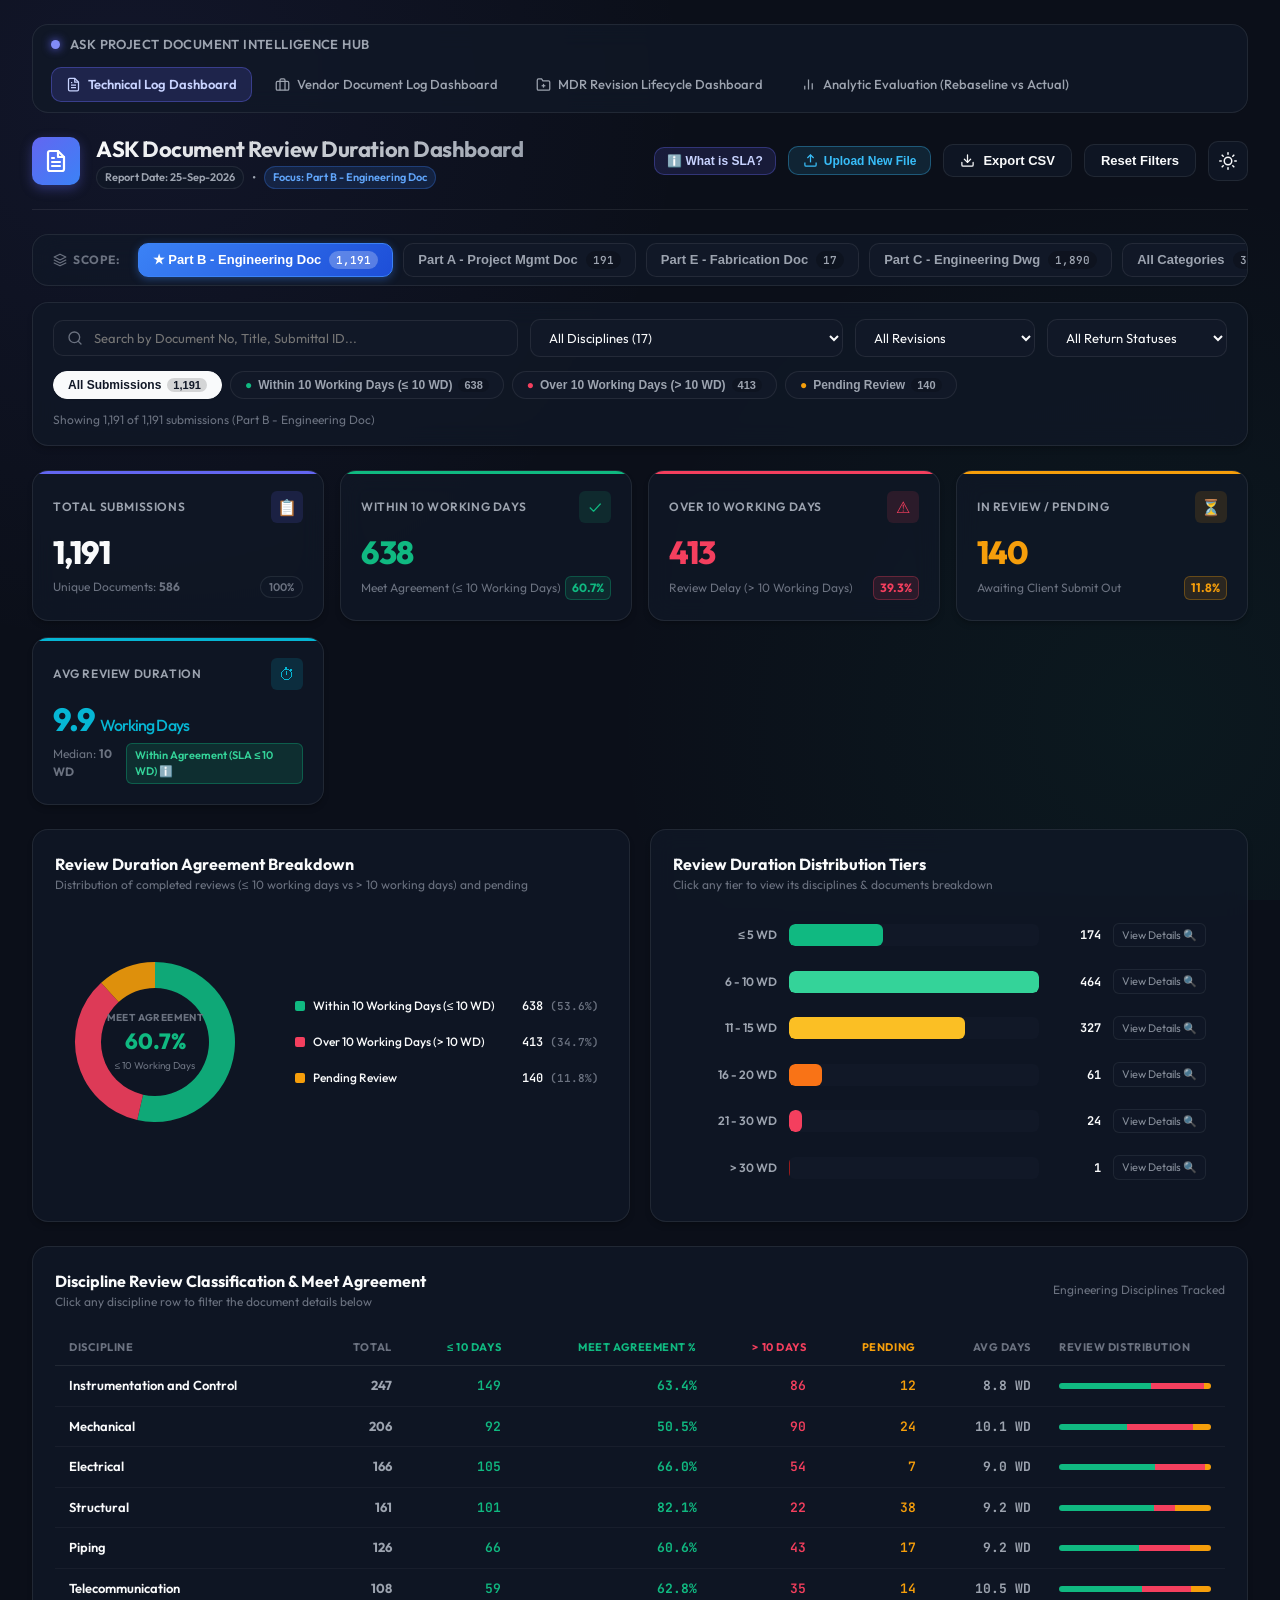
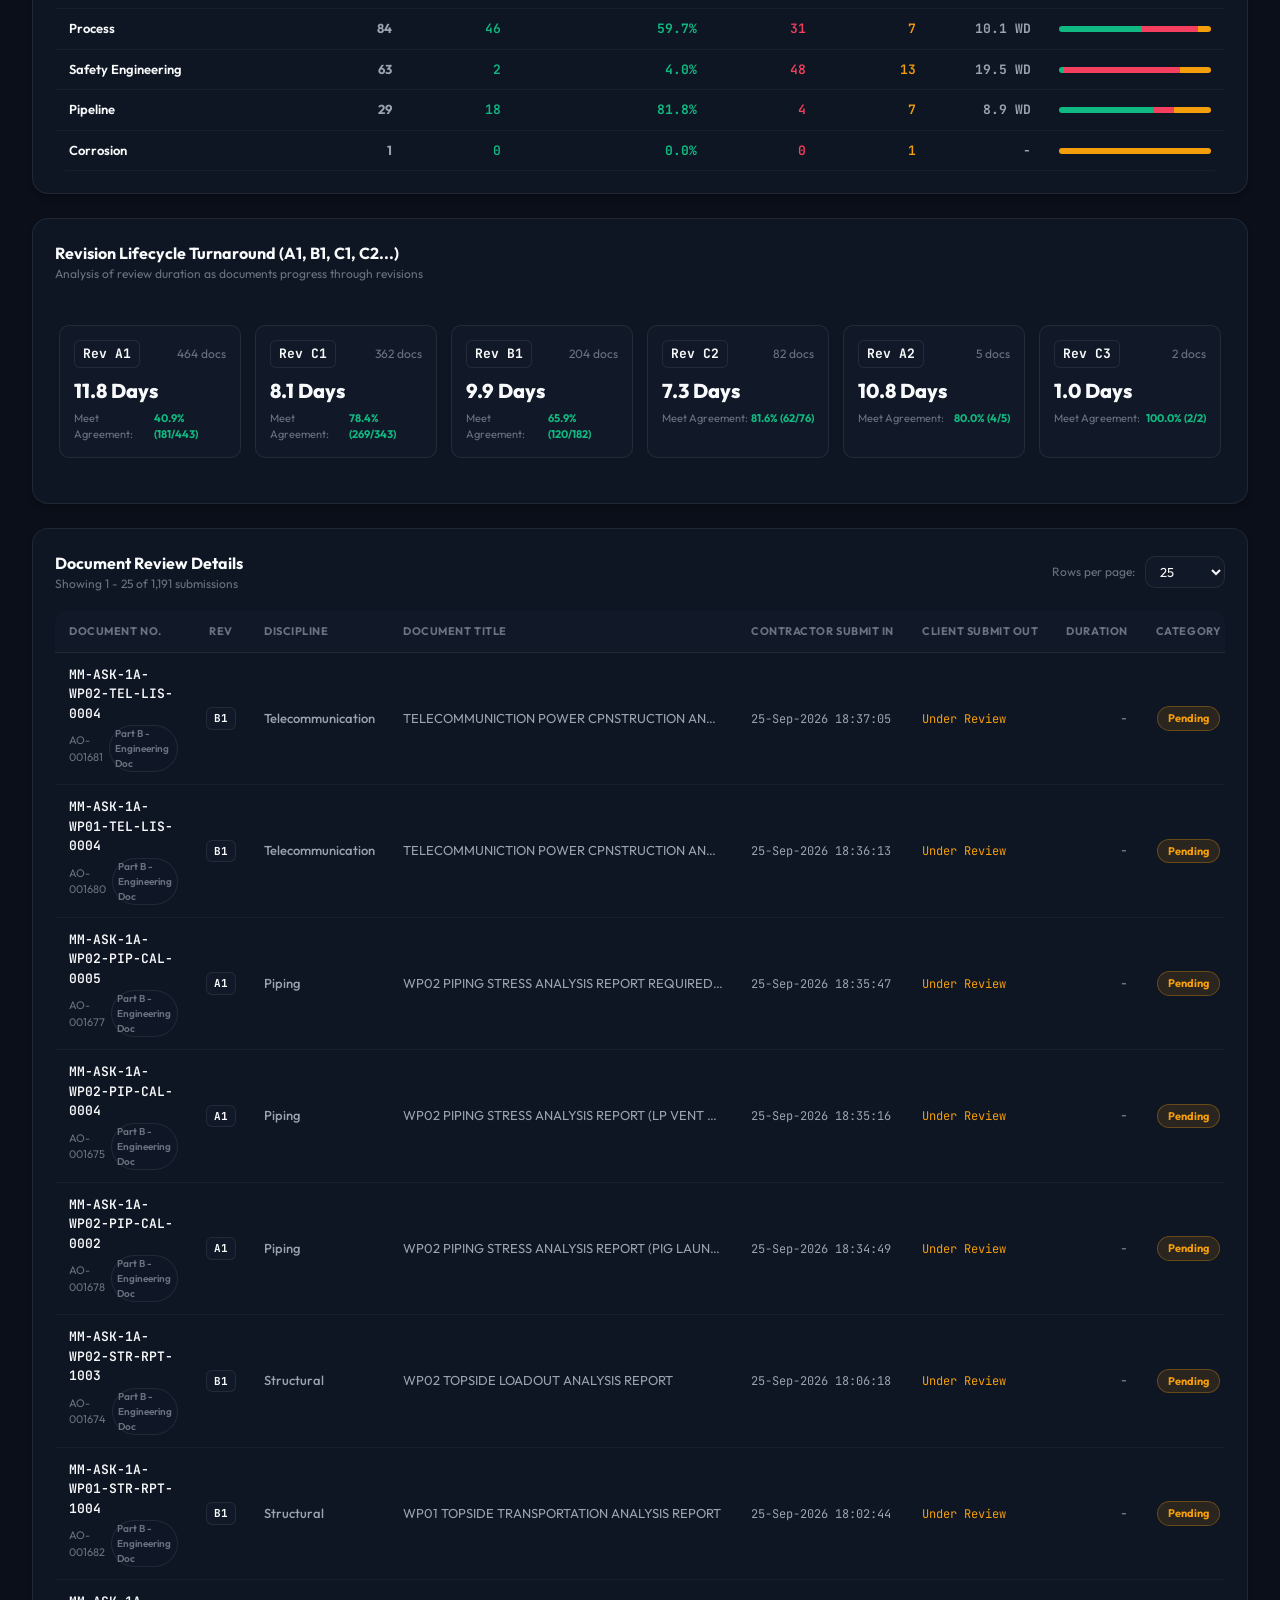
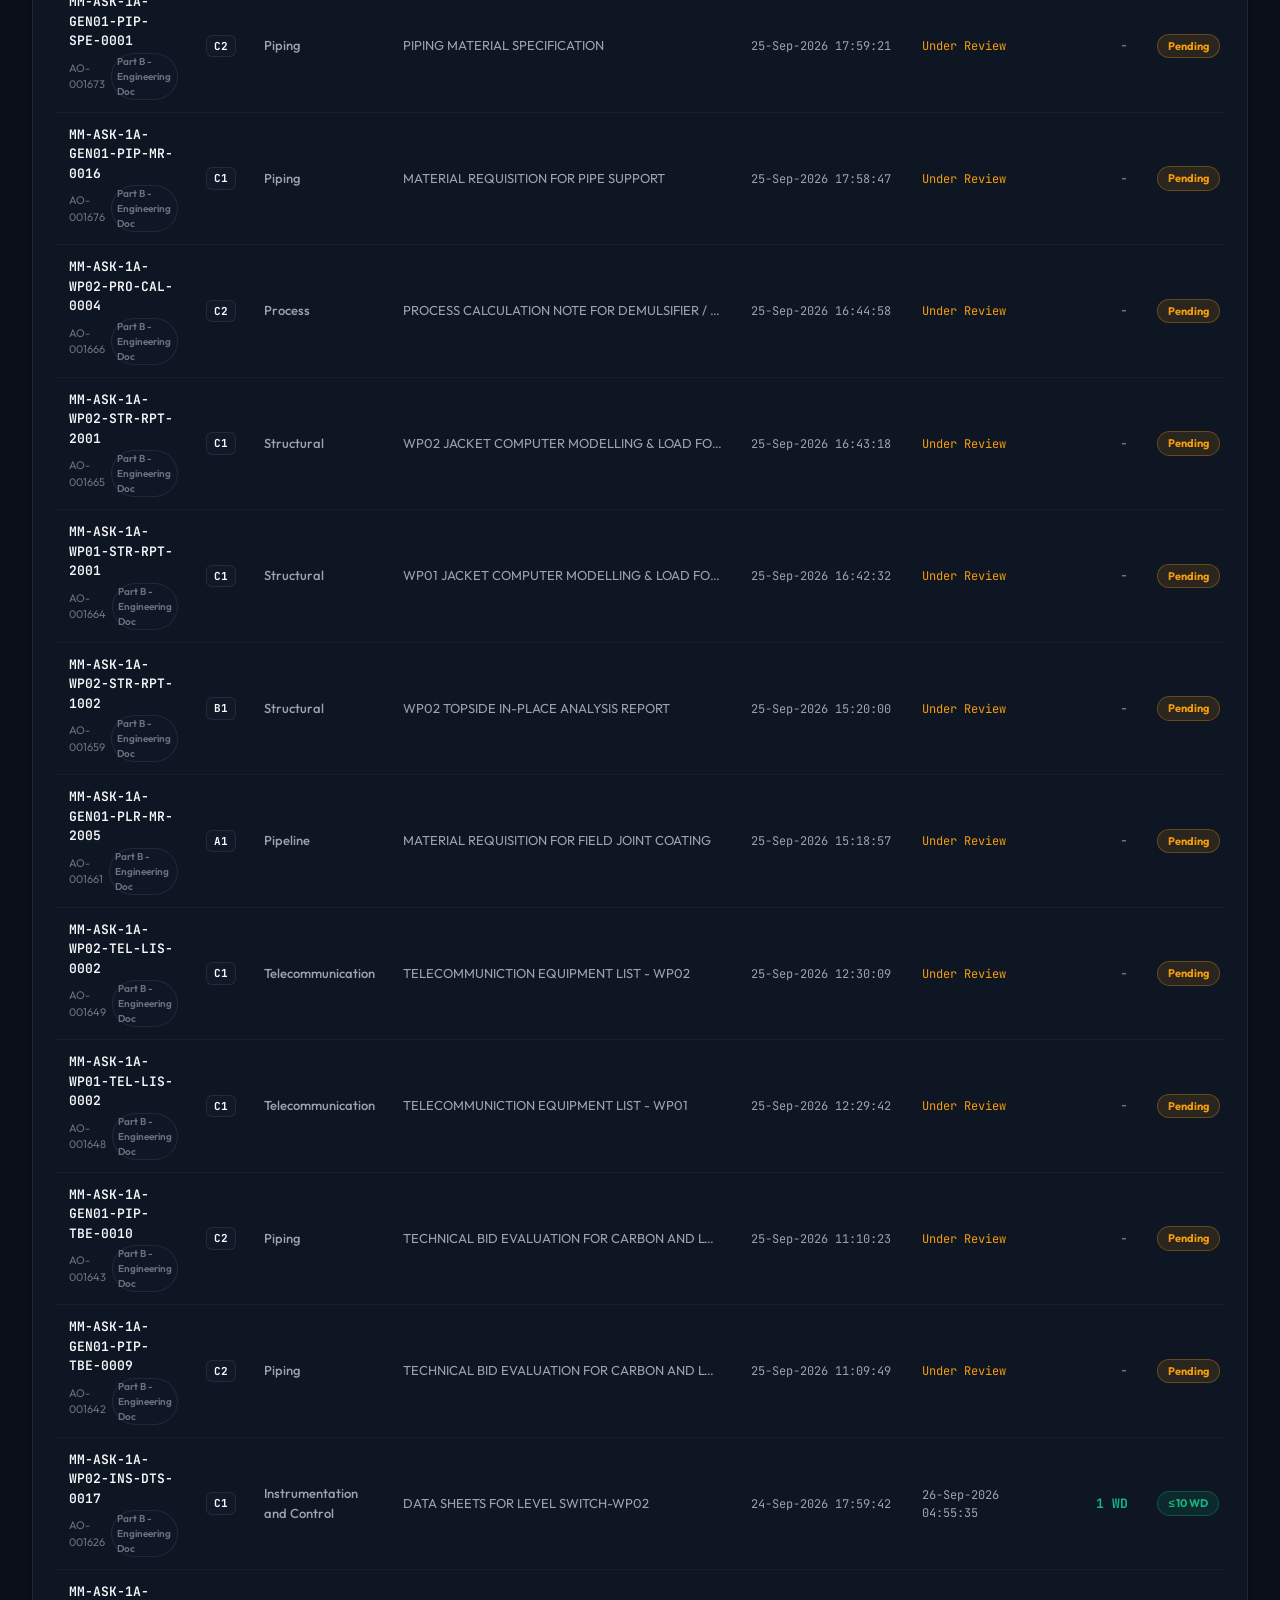
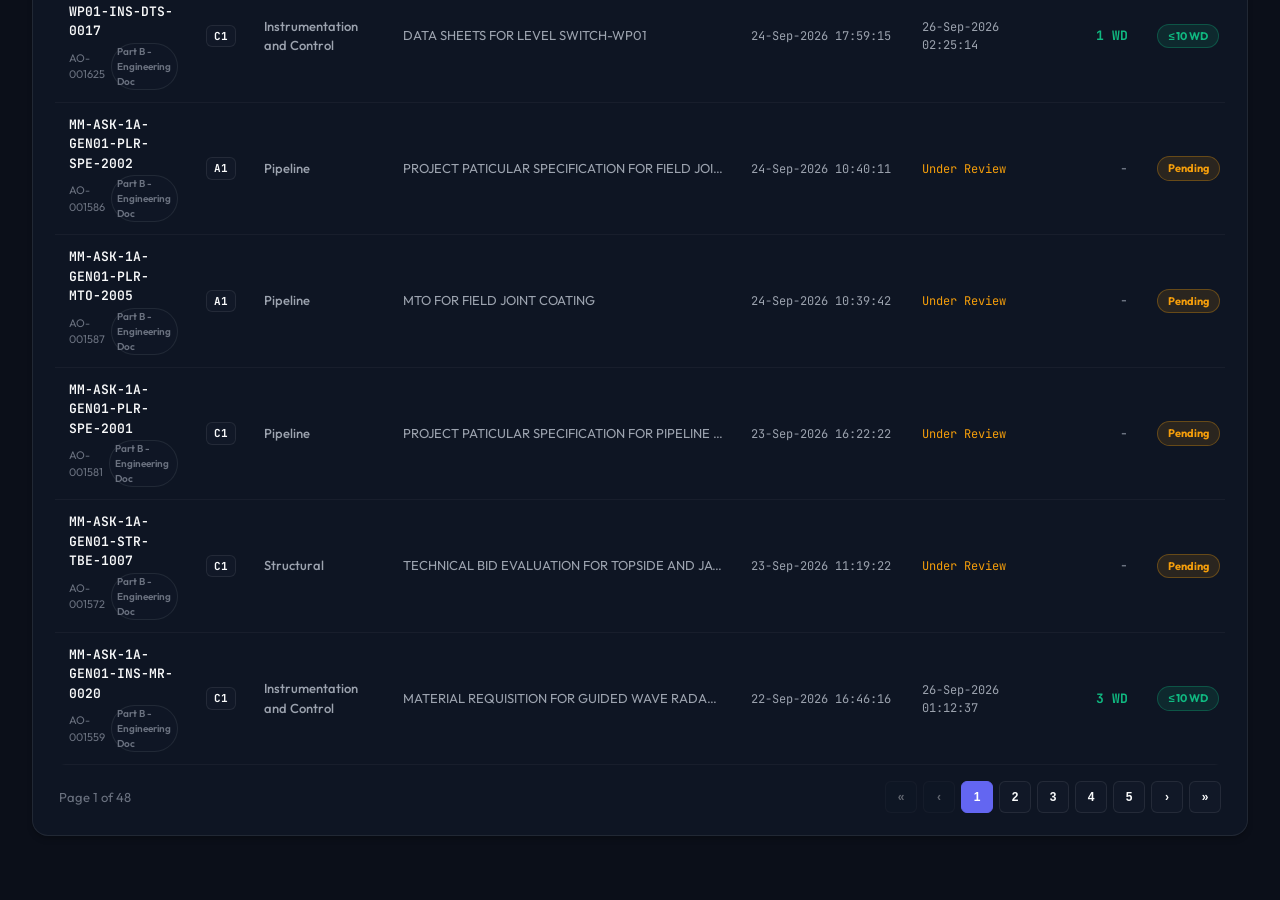
<file: index.html>
<!DOCTYPE html>
<html lang="en" data-theme="dark">
<head>
  <meta charset="UTF-8">
  <meta name="viewport" content="width=device-width, initial-scale=1.0">
  <title>ASK Document Review Duration Dashboard | Contractor vs Client Tracking</title>
  <meta name="description" content="Technical Document review duration tracking dashboard for ASK Project. Monitors submittal turnaround and Client review times.">
  <link rel="stylesheet" href="styles.css">
</head>
<body>
  <div class="container">
    <!-- Top Nav: Switch between dashboards -->
    <nav class="hub-nav">
      <div class="hub-nav-brand">
        <span style="width: 9px; height: 9px; border-radius: 50%; background: #818cf8; box-shadow: 0 0 10px #6366f1; display: inline-block;"></span>
        <span>ASK Project Document Intelligence Hub</span>
      </div>
      <div class="hub-nav-links">
        <a href="index.html" class="nav-tab-link active-tech">
          <svg width="15" height="15" viewBox="0 0 24 24" fill="none" stroke="currentColor" stroke-width="2"><path d="M14 2H6a2 2 0 0 0-2 2v16a2 2 0 0 0 2 2h12a2 2 0 0 0 2-2V8z"></path><polyline points="14 2 14 8 20 8"></polyline><line x1="16" y1="13" x2="8" y2="13"></line><line x1="16" y1="17" x2="8" y2="17"></line><polyline points="10 9 9 9 8 9"></polyline></svg>
          Technical Log Dashboard
        </a>
        <a href="index_vendor.html" class="nav-tab-link">
          <svg width="15" height="15" viewBox="0 0 24 24" fill="none" stroke="currentColor" stroke-width="2"><rect x="2" y="7" width="20" height="14" rx="2" ry="2"></rect><path d="M16 21V5a2 2 0 0 0-2-2h-4a2 2 0 0 0-2 2v16"></path></svg>
          Vendor Document Log Dashboard
        </a>
        <a href="index_mdr.html" class="nav-tab-link">
          <svg width="15" height="15" viewBox="0 0 24 24" fill="none" stroke="currentColor" stroke-width="2"><path d="M22 19a2 2 0 0 1-2 2H4a2 2 0 0 1-2-2V5a2 2 0 0 1 2-2h5l2 3h9a2 2 0 0 1 2 2z"></path><line x1="12" y1="11" x2="12" y2="17"></line><line x1="9" y1="14" x2="15" y2="14"></line></svg>
          MDR Revision Lifecycle Dashboard
        </a>
        <a href="index_analytics.html" class="nav-tab-link">
          <svg width="15" height="15" viewBox="0 0 24 24" fill="none" stroke="currentColor" stroke-width="2"><line x1="18" y1="20" x2="18" y2="10"></line><line x1="12" y1="20" x2="12" y2="4"></line><line x1="6" y1="20" x2="6" y2="14"></line></svg>
          Analytic Evaluation (Rebaseline vs Actual)
        </a>
      </div>
    </nav>

    <!-- Header -->
    <header class="app-header">
      <div class="brand-section">
        <div class="brand-logo">
          <svg width="24" height="24" viewBox="0 0 24 24" fill="none" stroke="currentColor" stroke-width="2.2" stroke-linecap="round" stroke-linejoin="round">
            <path d="M14 2H6a2 2 0 0 0-2 2v16a2 2 0 0 0 2 2h12a2 2 0 0 0 2-2V8z"></path>
            <polyline points="14 2 14 8 20 8"></polyline>
            <line x1="16" y1="13" x2="8" y2="13"></line>
            <line x1="16" y1="17" x2="8" y2="17"></line>
            <polyline points="10 9 9 9 8 9"></polyline>
          </svg>
        </div>
        <div class="brand-title">
          <h1>ASK Document Review Duration Dashboard</h1>
          <div class="brand-subtitle">
            <span class="badge-tag" id="headerReportDate">Report Date: 18-Sep-2026</span>
            <span>&bull;</span>
            <span class="badge-tag" style="background: rgba(59, 130, 246, 0.15); color: #60a5fa; border-color: rgba(59, 130, 246, 0.3);">
              Focus: Part B - Engineering Doc
            </span>
          </div>
        </div>
      </div>
      <div class="header-actions">
        <button id="openSlaDefBtn" class="btn-sla-info" title="What is SLA? Service Level Agreement Definition">
          ℹ️ What is SLA?
        </button>
        <button id="openUploadBtn" class="btn-upload-nav" title="Upload New Weekly Cut-Off Excel File">
          <svg width="15" height="15" viewBox="0 0 24 24" fill="none" stroke="currentColor" stroke-width="2"><path d="M21 15v4a2 2 0 0 1-2 2H5a2 2 0 0 1-2-2v-4"></path><polyline points="17 8 12 3 7 8"></polyline><line x1="12" y1="3" x2="12" y2="15"></line></svg>
          Upload New File
        </button>
        <button id="exportCsvBtn" class="btn btn-secondary" title="Export filtered documents to CSV">
          <svg width="15" height="15" viewBox="0 0 24 24" fill="none" stroke="currentColor" stroke-width="2" stroke-linecap="round" stroke-linejoin="round">
            <path d="M21 15v4a2 2 0 0 1-2 2H5a2 2 0 0 1-2-2v-4"></path>
            <polyline points="7 10 12 15 17 10"></polyline>
            <line x1="12" y1="15" x2="12" y2="3"></line>
          </svg>
          Export CSV
        </button>
        <button id="resetFiltersBtn" class="btn btn-secondary" title="Reset all applied filters">
          Reset Filters
        </button>
        <button id="themeToggleBtn" class="btn-icon" title="Toggle Light/Dark Theme" aria-label="Toggle Theme">
          <svg id="themeIcon" width="18" height="18" viewBox="0 0 24 24" fill="none" stroke="currentColor" stroke-width="2" stroke-linecap="round" stroke-linejoin="round">
            <circle cx="12" cy="12" r="5"></circle>
            <line x1="12" y1="1" x2="12" y2="3"></line>
            <line x1="12" y1="21" x2="12" y2="23"></line>
            <line x1="4.22" y1="4.22" x2="5.64" y2="5.64"></line>
            <line x1="18.36" y1="18.36" x2="19.78" y2="19.78"></line>
            <line x1="1" y1="12" x2="3" y2="12"></line>
            <line x1="21" y1="12" x2="23" y2="12"></line>
            <line x1="4.22" y1="19.78" x2="5.64" y2="18.36"></line>
            <line x1="18.36" y1="5.64" x2="19.78" y2="4.22"></line>
          </svg>
        </button>
      </div>
    </header>

    <!-- Document Category Navigation Bar (Part B Focus by default) -->
    <nav class="doc-category-nav" id="docCategoryNav" aria-label="Document Category Filter">
      <div class="doc-category-nav-label">
        <svg width="14" height="14" viewBox="0 0 24 24" fill="none" stroke="currentColor" stroke-width="2" stroke-linecap="round" stroke-linejoin="round">
          <polygon points="12 2 2 7 12 12 22 7 12 2"></polygon>
          <polyline points="2 17 12 22 22 17"></polyline>
          <polyline points="2 12 12 17 22 12"></polyline>
        </svg>
        Scope:
      </div>
      <button class="doc-category-tab focus-part-b active" data-category-scope="Part B - Engineering Doc" id="tabPartB">
        ★ Part B - Engineering Doc <span class="tab-badge" id="tabCountPartB">1,154</span>
      </button>
      <button class="doc-category-tab" data-category-scope="Part A - Project Management Doc" id="tabPartA">
        Part A - Project Mgmt Doc <span class="tab-badge" id="tabCountPartA">174</span>
      </button>
      <button class="doc-category-tab" data-category-scope="Part E - Fabrication Doc" id="tabPartE">
        Part E - Fabrication Doc <span class="tab-badge" id="tabCountPartE">13</span>
      </button>
      <button class="doc-category-tab" data-category-scope="Part C - Engineering Dwg" id="tabPartC">
        Part C - Engineering Dwg <span class="tab-badge" id="tabCountPartC">1,704</span>
      </button>
      <button class="doc-category-tab" data-category-scope="ALL" id="tabPartAll">
        All Categories <span class="tab-badge" id="tabCountPartAll">3,046</span>
      </button>
    </nav>

    <!-- Filter Bar -->
    <section class="filter-bar" aria-label="Dashboard Filters">
      <div class="filter-row">
        <!-- Search Input -->
        <div class="search-box">
          <svg class="search-icon" width="16" height="16" viewBox="0 0 24 24" fill="none" stroke="currentColor" stroke-width="2" stroke-linecap="round" stroke-linejoin="round">
            <circle cx="11" cy="11" r="8"></circle>
            <line x1="21" y1="21" x2="16.65" y2="16.65"></line>
          </svg>
          <input type="text" id="searchInput" class="search-input" placeholder="Search by Document No, Title, Submittal ID...">
        </div>

        <!-- Discipline Select -->
        <select id="disciplineSelect" class="select-filter" aria-label="Filter by Discipline">
          <option value="ALL">All Disciplines (17)</option>
        </select>

        <!-- Revision Select -->
        <select id="revSelect" class="select-filter" aria-label="Filter by Revision">
          <option value="ALL">All Revisions</option>
        </select>

        <!-- Return Status Select -->
        <select id="statusSelect" class="select-filter" aria-label="Filter by Return Status">
          <option value="ALL">All Return Statuses</option>
        </select>
      </div>

      <!-- Quick Category Pills -->
      <div class="filter-row">
        <div class="category-pills" id="categoryPills">
          <button class="pill-btn active" data-category="ALL">
            All Submissions <span class="pill-count" id="countAll">3,046</span>
          </button>
          <button class="pill-btn pill-within" data-category="<= 10 Days">
            <span style="color:#10b981;">●</span> Within 10 Working Days (&le; 10 WD) <span class="pill-count" id="countWithin">1,579</span>
          </button>
          <button class="pill-btn pill-over" data-category="> 10 Days">
            <span style="color:#f43f5e;">●</span> Over 10 Working Days (> 10 WD) <span class="pill-count" id="countOver">1,078</span>
          </button>
          <button class="pill-btn pill-pending" data-category="Pending">
            <span style="color:#f59e0b;">●</span> Pending Review <span class="pill-count" id="countPending">389</span>
          </button>
        </div>
        <div style="font-size: 12px; color: var(--text-muted);" id="filterStatusText">
          Showing 3,046 submissions
        </div>
      </div>
    </section>

    <!-- KPI Metric Cards Grid -->
    <section class="kpi-grid" aria-label="Key Performance Indicators">
      <!-- Total Submissions -->
      <div class="kpi-card" style="--card-accent: #6366f1;">
        <div class="kpi-header">
          <span class="kpi-title">Total Submissions</span>
          <div class="kpi-icon-wrap" style="background: rgba(99, 102, 241, 0.15); color: #818cf8;">
            📋
          </div>
        </div>
        <div class="kpi-value" id="kpiTotal">3,046</div>
        <div class="kpi-meta">
          <span>Unique Documents: <strong id="kpiUniqueDocs">1,426</strong></span>
          <span class="badge-tag">100%</span>
        </div>
      </div>

      <!-- Within 10 Working Days -->
      <div class="kpi-card" style="--card-accent: #10b981;">
        <div class="kpi-header">
          <span class="kpi-title">Within 10 Working Days</span>
          <div class="kpi-icon-wrap" style="background: var(--color-within10-bg); color: var(--color-within10);">
            ✓
          </div>
        </div>
        <div class="kpi-value" style="color: var(--color-within10);" id="kpiWithin10">1,579</div>
        <div class="kpi-meta">
          <span>Meet Agreement (&le; 10 Working Days)</span>
          <span class="kpi-badge badge-within10" id="kpiWithinPct">59.4%</span>
        </div>
      </div>

      <!-- Over 10 Working Days -->
      <div class="kpi-card" style="--card-accent: #f43f5e;">
        <div class="kpi-header">
          <span class="kpi-title">Over 10 Working Days</span>
          <div class="kpi-icon-wrap" style="background: var(--color-over10-bg); color: var(--color-over10);">
            ⚠
          </div>
        </div>
        <div class="kpi-value" style="color: var(--color-over10);" id="kpiOver10">1,078</div>
        <div class="kpi-meta">
          <span>Review Delay (> 10 Working Days)</span>
          <span class="kpi-badge badge-over10" id="kpiOverPct">40.6%</span>
        </div>
      </div>

      <!-- Pending / Under Review -->
      <div class="kpi-card" style="--card-accent: #f59e0b;">
        <div class="kpi-header">
          <span class="kpi-title">In Review / Pending</span>
          <div class="kpi-icon-wrap" style="background: var(--color-pending-bg); color: var(--color-pending);">
            ⏳
          </div>
        </div>
        <div class="kpi-value" style="color: var(--color-pending);" id="kpiPending">389</div>
        <div class="kpi-meta">
          <span>Awaiting Client Submit Out</span>
          <span class="kpi-badge badge-pending" id="kpiPendingPct">12.8%</span>
        </div>
      </div>

      <!-- Average Review Duration -->
      <div class="kpi-card" style="--card-accent: #06b6d4;">
        <div class="kpi-header">
          <span class="kpi-title">Avg Review Duration</span>
          <div class="kpi-icon-wrap" style="background: rgba(6, 182, 212, 0.15); color: #06b6d4;">
            ⏱
          </div>
        </div>
        <div class="kpi-value" style="color: var(--color-cyan);" id="kpiAvgDuration">10.2 <span style="font-size: 16px; font-weight: 500;">Working Days</span></div>
        <div class="kpi-meta">
          <span>Median: <strong id="kpiMedianDuration">10.0 WD</strong></span>
          <a href="javascript:void(0)" id="slaBadgeBtn" class="sla-badge-interactive" title="Click to view full Service Level Agreement (SLA) Definition">
            Within Agreement (SLA &le; 10 WD) ℹ️
          </a>
        </div>
      </div>
    </section>

    <!-- Visual Charts Grid -->
    <div class="charts-grid">
      <!-- Donut Chart: Review Category SLA Distribution -->
      <div class="card">
        <div class="card-header">
          <div>
            <h2 class="card-title">Review Duration Agreement Breakdown</h2>
            <div class="card-subtitle">Distribution of completed reviews (&le; 10 working days vs &gt; 10 working days) and pending</div>
          </div>
        </div>
        <div class="chart-container" id="donutChartContainer">
          <!-- Rendered via JavaScript SVG -->
        </div>
      </div>

      <!-- Duration Histogram Tiers -->
      <div class="card">
        <div class="card-header">
          <div>
            <h2 class="card-title">Review Duration Distribution Tiers</h2>
            <div class="card-subtitle">Click any tier to view its disciplines &amp; documents breakdown</div>
          </div>
          <div id="activeTierBadge" style="display:none;">
            <span class="badge-tag" style="background:rgba(99,102,241,0.2);color:#818cf8;border-color:rgba(99,102,241,0.4);cursor:pointer;" id="clearTierFilterBtn" title="Click to clear tier filter">
              Tier Filter Active &times;
            </span>
          </div>
        </div>
        <div class="chart-container" id="tierChartContainer">
          <!-- Rendered via JavaScript SVG -->
        </div>
      </div>
    </div>

    <!-- Discipline Review Breakdown Table Card -->
    <div class="card" style="margin-bottom: 24px;">
      <div class="card-header">
        <div>
          <h2 class="card-title">Discipline Review Classification &amp; Meet Agreement</h2>
          <div class="card-subtitle">Click any discipline row to filter the document details below</div>
        </div>
        <div style="font-size: 12px; color: var(--text-muted);">
          Engineering Disciplines Tracked
        </div>
      </div>
      <div class="table-responsive">
        <table class="discipline-summary-table" id="disciplineTable">
          <thead>
            <tr>
              <th>Discipline</th>
              <th style="text-align: right;">Total</th>
              <th style="text-align: right; color: var(--color-within10);">&le; 10 Days</th>
              <th style="text-align: right; color: var(--color-within10);">Meet Agreement %</th>
              <th style="text-align: right; color: var(--color-over10);">&gt; 10 Days</th>
              <th style="text-align: right; color: var(--color-pending);">Pending</th>
              <th style="text-align: right;">Avg Days</th>
              <th style="width: 180px;">Review Distribution</th>
            </tr>
          </thead>
          <tbody id="disciplineTableBody">
            <!-- Dynamically populated -->
          </tbody>
        </table>
      </div>
    </div>

    <!-- Revision Analysis Grid -->
    <div class="card" style="margin-bottom: 24px;">
      <div class="card-header">
        <div>
          <h2 class="card-title">Revision Lifecycle Turnaround (A1, B1, C1, C2...)</h2>
          <div class="card-subtitle">Analysis of review duration as documents progress through revisions</div>
        </div>
      </div>
      <div class="chart-container" id="revChartContainer" style="min-height: 180px;">
        <!-- Dynamically rendered -->
      </div>
    </div>

    <!-- Main Documents Table Card -->
    <div class="card table-card">
      <div class="card-header">
        <div>
          <h2 class="card-title">Document Review Details</h2>
          <div class="card-subtitle" id="tableRecordCountText">Showing 1 - 25 of 3,046 submissions</div>
        </div>
        <div style="display: flex; align-items: center; gap: 10px;">
          <label for="pageSizeSelect" style="font-size: 12px; color: var(--text-muted);">Rows per page:</label>
          <select id="pageSizeSelect" class="select-filter" style="min-width: 80px; padding: 6px 10px;">
            <option value="25" selected>25</option>
            <option value="50">50</option>
            <option value="100">100</option>
          </select>
        </div>
      </div>

      <div class="table-responsive">
        <table class="data-table" id="mainDocTable">
          <thead>
            <tr>
              <th data-sort="doc_no">Document No.</th>
              <th data-sort="rev" style="text-align: center;">Rev</th>
              <th data-sort="discipline_name">Discipline</th>
              <th data-sort="doc_title">Document Title</th>
              <th data-sort="actual_submit_in">Contractor Submit In</th>
              <th data-sort="actual_submit_out">Client Submit Out</th>
              <th data-sort="duration_days" style="text-align: right;">Duration</th>
              <th data-sort="category" style="text-align: center;">Category</th>
              <th data-sort="return_status_code" style="text-align: center;">Return Status</th>
              <th style="text-align: center;">Actions</th>
            </tr>
          </thead>
          <tbody id="tableBody">
            <!-- Dynamically populated -->
          </tbody>
        </table>
      </div>

      <!-- Pagination Bar -->
      <div class="pagination-bar">
        <div class="pagination-info" id="paginationInfo">
          Page 1 of 122
        </div>
        <div class="pagination-controls" id="paginationControls">
          <!-- Dynamically generated page buttons -->
        </div>
      </div>
    </div>
  </div>

  <!-- Document Revision History Drawer Modal -->
  <div class="drawer-backdrop" id="drawerBackdrop">
    <div class="drawer" id="historyDrawer" role="dialog" aria-modal="true" aria-labelledby="drawerDocNo">
      <div class="drawer-header">
        <div>
          <div class="drawer-title" id="drawerDocNo">Document Number</div>
          <div class="drawer-subtitle" id="drawerDocTitle">Document Title</div>
          <div style="font-size: 12px; color: var(--text-muted); margin-top: 4px;">
            Discipline: <span id="drawerDiscipline" style="color: var(--text-primary); font-weight: 600;">-</span> &bull; 
            Total Revisions: <span id="drawerRevCount" style="color: var(--color-brand); font-weight: 700;">-</span>
          </div>
        </div>
        <button class="drawer-close" id="drawerCloseBtn" aria-label="Close Drawer">&times;</button>
      </div>
      <div class="drawer-body">
        <h3 style="font-size: 14px; font-weight: 700; margin-bottom: 16px; color: var(--text-primary);">
          Revision Lifecycle & Review Turnaround
        </h3>
        <div class="timeline" id="drawerTimeline">
          <!-- Populated dynamically -->
        </div>
      </div>
    </div>
  </div>

  <!-- Review Duration Tier Breakdown & Documents Modal -->
  <div class="tier-modal-backdrop" id="tierModalBackdrop">
    <div class="tier-modal" id="tierModal" role="dialog" aria-modal="true" aria-labelledby="tierModalTitle">
      <div class="tier-modal-header">
        <div>
          <div style="display:flex;align-items:center;gap:10px;">
            <h2 class="tier-modal-title" id="tierModalTitle">Review Duration Tier Details</h2>
            <span class="badge-tag" id="tierModalCountBadge" style="font-size:12px;padding:3px 10px;font-weight:700;">-</span>
          </div>
          <div class="tier-modal-subtitle" id="tierModalSubtitle">
            Detailed breakdown of disciplines and documents in this review turnaround tier
          </div>
        </div>
        <button class="drawer-close" id="tierModalCloseBtn" aria-label="Close Modal">&times;</button>
      </div>

      <div class="tier-modal-body">
        <!-- Section 1: Disciplines in this Tier -->
        <div class="tier-section">
          <div class="tier-section-header">
            <h3>Disciplines in this Tier</h3>
            <span style="font-size:12px;color:var(--text-muted);" id="tierDiscHelpText">Click any discipline to filter documents below</span>
          </div>
          <div class="tier-discipline-chips" id="tierDisciplineChips">
            <!-- Dynamically populated -->
          </div>
        </div>

        <!-- Section 2: Documents in this Tier -->
        <div class="tier-section">
          <div class="tier-section-header">
            <div style="display:flex;align-items:center;gap:12px;width:100%;justify-content:space-between;flex-wrap:wrap;">
              <h3 id="tierDocListHeading">Documents List</h3>
              <div style="display:flex;gap:10px;align-items:center;">
                <input type="text" id="tierDocSearchInput" class="search-input" placeholder="Search in this tier..." style="padding:6px 12px;width:220px;font-size:12px;">
                <button id="btnFilterMainByTier" class="btn btn-primary" style="padding:6px 14px;font-size:12px;" title="Filter the main dashboard table to this tier">
                  Filter Main Dashboard &darr;
                </button>
              </div>
            </div>
          </div>
          <div class="table-responsive" style="max-height: 380px; overflow-y: auto;">
            <table class="data-table" id="tierDocTable">
              <thead>
                <tr>
                  <th>Document No.</th>
                  <th style="text-align:center;">Rev</th>
                  <th>Discipline</th>
                  <th>Title</th>
                  <th>Contractor Submit In</th>
                  <th>Client Submit Out</th>
                  <th style="text-align:right;">Duration</th>
                  <th style="text-align:center;">Status</th>
                </tr>
              </thead>
              <tbody id="tierDocTableBody">
                <!-- Dynamically populated -->
              </tbody>
            </table>
          </div>
        </div>
      </div>
    </div>
  </div>

  <!-- SLA Definition Modal -->
  <div id="slaModalBackdrop" class="tier-modal-backdrop">
    <div class="tier-modal" style="max-width: 680px;" role="dialog" aria-modal="true">
      <div class="tier-modal-header" style="background: linear-gradient(135deg, rgba(99, 102, 241, 0.12), rgba(56, 189, 248, 0.08));">
        <div style="display: flex; align-items: center; gap: 12px;">
          <div style="width: 36px; height: 36px; border-radius: 10px; background: rgba(99, 102, 241, 0.2); color: #818cf8; display: flex; align-items: center; justify-content: center; font-size: 18px; font-weight: 800;">
            ℹ️
          </div>
          <div>
            <h3 style="margin: 0; font-size: 18px; font-weight: 700; color: var(--text-primary);">Service Level Agreement (SLA) Definition</h3>
            <p style="margin: 3px 0 0 0; font-size: 12px; color: var(--text-secondary);">ASK Project Procedural Engineering Turnaround Standards</p>
          </div>
        </div>
        <button id="slaModalCloseBtn" class="drawer-close" aria-label="Close Modal">&times;</button>
      </div>
      <div class="tier-modal-body" style="padding: 24px; line-height: 1.6; font-size: 13px; color: var(--text-secondary);">
        <div style="background: rgba(16, 185, 129, 0.08); border: 1px solid rgba(16, 185, 129, 0.25); border-radius: 12px; padding: 16px; margin-bottom: 20px;">
          <h4 style="margin: 0 0 6px 0; color: #34d399; font-size: 14px; display: flex; align-items: center; gap: 8px;">
            <span>🎯</span> Contractual Baseline: 10 Working Days
          </h4>
          <p style="margin: 0; color: var(--text-primary);">
            <strong>SLA</strong> stands for <strong>Service Level Agreement</strong>. In the ASK Field Development Project, the SLA defines the maximum contractual turnaround period allowed for the <strong>Client Engineering Team</strong> to review and officially return submitted technical &amp; vendor deliverables.
          </p>
        </div>

        <div style="display: grid; grid-template-columns: 1fr 1fr; gap: 14px; margin-bottom: 20px;">
          <div style="background: var(--bg-card); border: 1px solid var(--border-color); border-radius: 10px; padding: 14px;">
            <strong style="color: #10b981; display: block; margin-bottom: 4px;">✓ Meet Agreement (&le; 10 WD)</strong>
            <span>Review completed and officially returned with status code (APPR, AWC, etc.) within <strong>10 working days</strong> (Mon&ndash;Fri, excluding weekends).</span>
          </div>
          <div style="background: var(--bg-card); border: 1px solid var(--border-color); border-radius: 10px; padding: 14px;">
            <strong style="color: #f43f5e; display: block; margin-bottom: 4px;">⚠ Over Agreement (> 10 WD)</strong>
            <span>Review elapsed time exceeds 10 working days, triggering overdue tracking and potential schedule delay claim liabilities.</span>
          </div>
        </div>

        <div style="background: var(--bg-card); border: 1px solid var(--border-color); border-radius: 10px; padding: 14px;">
          <strong style="color: var(--text-primary); display: block; margin-bottom: 6px;">How Working Days are Counted:</strong>
          <ul style="margin: 0; padding-left: 20px; font-size: 12px; color: var(--text-secondary);">
            <li><strong>Starts</strong>: The first business day following official receipt date (<code>Actual Submit In</code>).</li>
            <li><strong>Counted</strong>: Monday through Friday only. Saturdays and Sundays are excluded.</li>
            <li><strong>Ends</strong>: The date the review status is officially issued out (<code>Actual Submit Out</code>).</li>
          </ul>
        </div>
      </div>
    </div>
  </div>

  <!-- Upload New Cut-Off Report Modal -->
  <div id="uploadModalBackdrop" class="tier-modal-backdrop">
    <div class="tier-modal" style="max-width: 640px;" role="dialog" aria-modal="true">
      <div class="tier-modal-header" style="background: linear-gradient(135deg, rgba(56, 189, 248, 0.12), rgba(99, 102, 241, 0.08));">
        <div style="display: flex; align-items: center; gap: 12px;">
          <div style="width: 36px; height: 36px; border-radius: 10px; background: rgba(56, 189, 248, 0.2); color: #38bdf8; display: flex; align-items: center; justify-content: center; font-size: 18px; font-weight: 800;">
            📁
          </div>
          <div>
            <h3 style="margin: 0; font-size: 18px; font-weight: 700; color: var(--text-primary);">Upload New Weekly Cut-Off Report</h3>
            <p style="margin: 3px 0 0 0; font-size: 12px; color: var(--text-secondary);">Auto-detects and updates dashboard with latest Excel data</p>
          </div>
        </div>
        <button id="uploadModalCloseBtn" class="drawer-close" aria-label="Close Modal">&times;</button>
      </div>
      <div class="tier-modal-body" style="padding: 24px;">
        <div id="uploadDropzone" class="upload-dropzone">
          <svg width="44" height="44" viewBox="0 0 24 24" fill="none" stroke="#38bdf8" stroke-width="1.8" style="margin-bottom: 12px;"><path d="M21 15v4a2 2 0 0 1-2 2H5a2 2 0 0 1-2-2v-4"></path><polyline points="17 8 12 3 7 8"></polyline><line x1="12" y1="3" x2="12" y2="15"></line></svg>
          <h4 style="margin: 0 0 6px 0; font-size: 15px; color: var(--text-primary);">Drag &amp; Drop your new Excel Report here</h4>
          <p style="margin: 0 0 16px 0; font-size: 12px; color: var(--text-secondary);">
            Supports Technical Log (<code>.xlsx</code>), Vendor Log (<code>.xls/.xlsx</code>), or MDR Register (<code>.xlsx</code>)
          </p>
          <input type="file" id="fileUploadInput" accept=".xlsx,.xls" style="display: none;">
          <button type="button" class="btn btn-secondary" onclick="document.getElementById('fileUploadInput').click()">
            Browse Files...
          </button>
        </div>

        <div id="uploadStatusBox" style="display: none; margin-top: 16px; padding: 14px; border-radius: 10px; font-size: 13px;">
          <!-- Dynamic feedback -->
        </div>

        <div style="margin-top: 20px; font-size: 11px; color: var(--text-muted); line-height: 1.5; border-top: 1px solid var(--border-color); padding-top: 14px;">
          💡 <strong>Automatic Date Detection:</strong> Weekly filenames with changing dates (e.g. <code>ASK Technical Document Log Report - 25 Sep 26.xlsx</code> or <code>ASK Vendor Document Log Report - 25 Sep 26.xls</code>) are automatically parsed, recalculated with 10 working days criteria, and reflected immediately on this dashboard.
        </div>
      </div>
    </div>
  </div>

  <!-- Load Pre-Compiled Dataset & Dashboard Logic -->
  <script src="data.js"></script>
  <script src="app.js"></script>
</body>
</html>
</file>
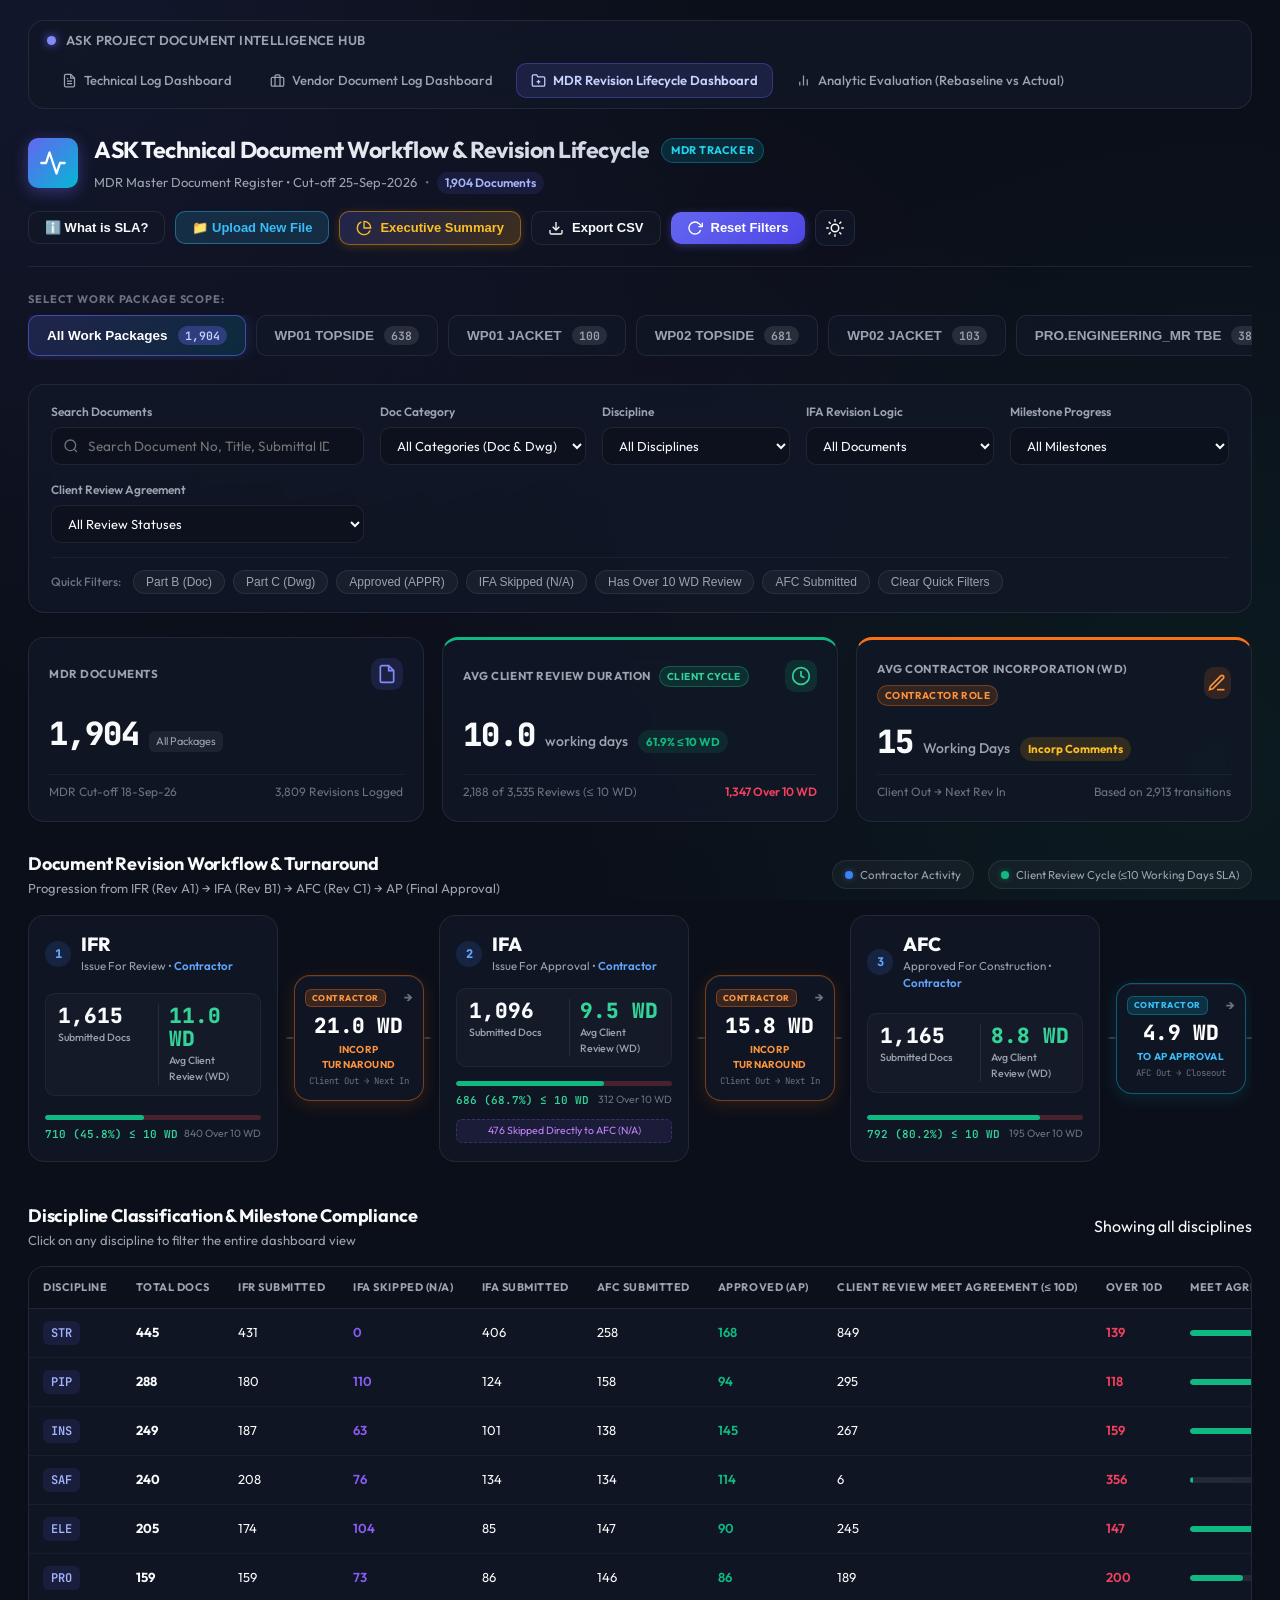
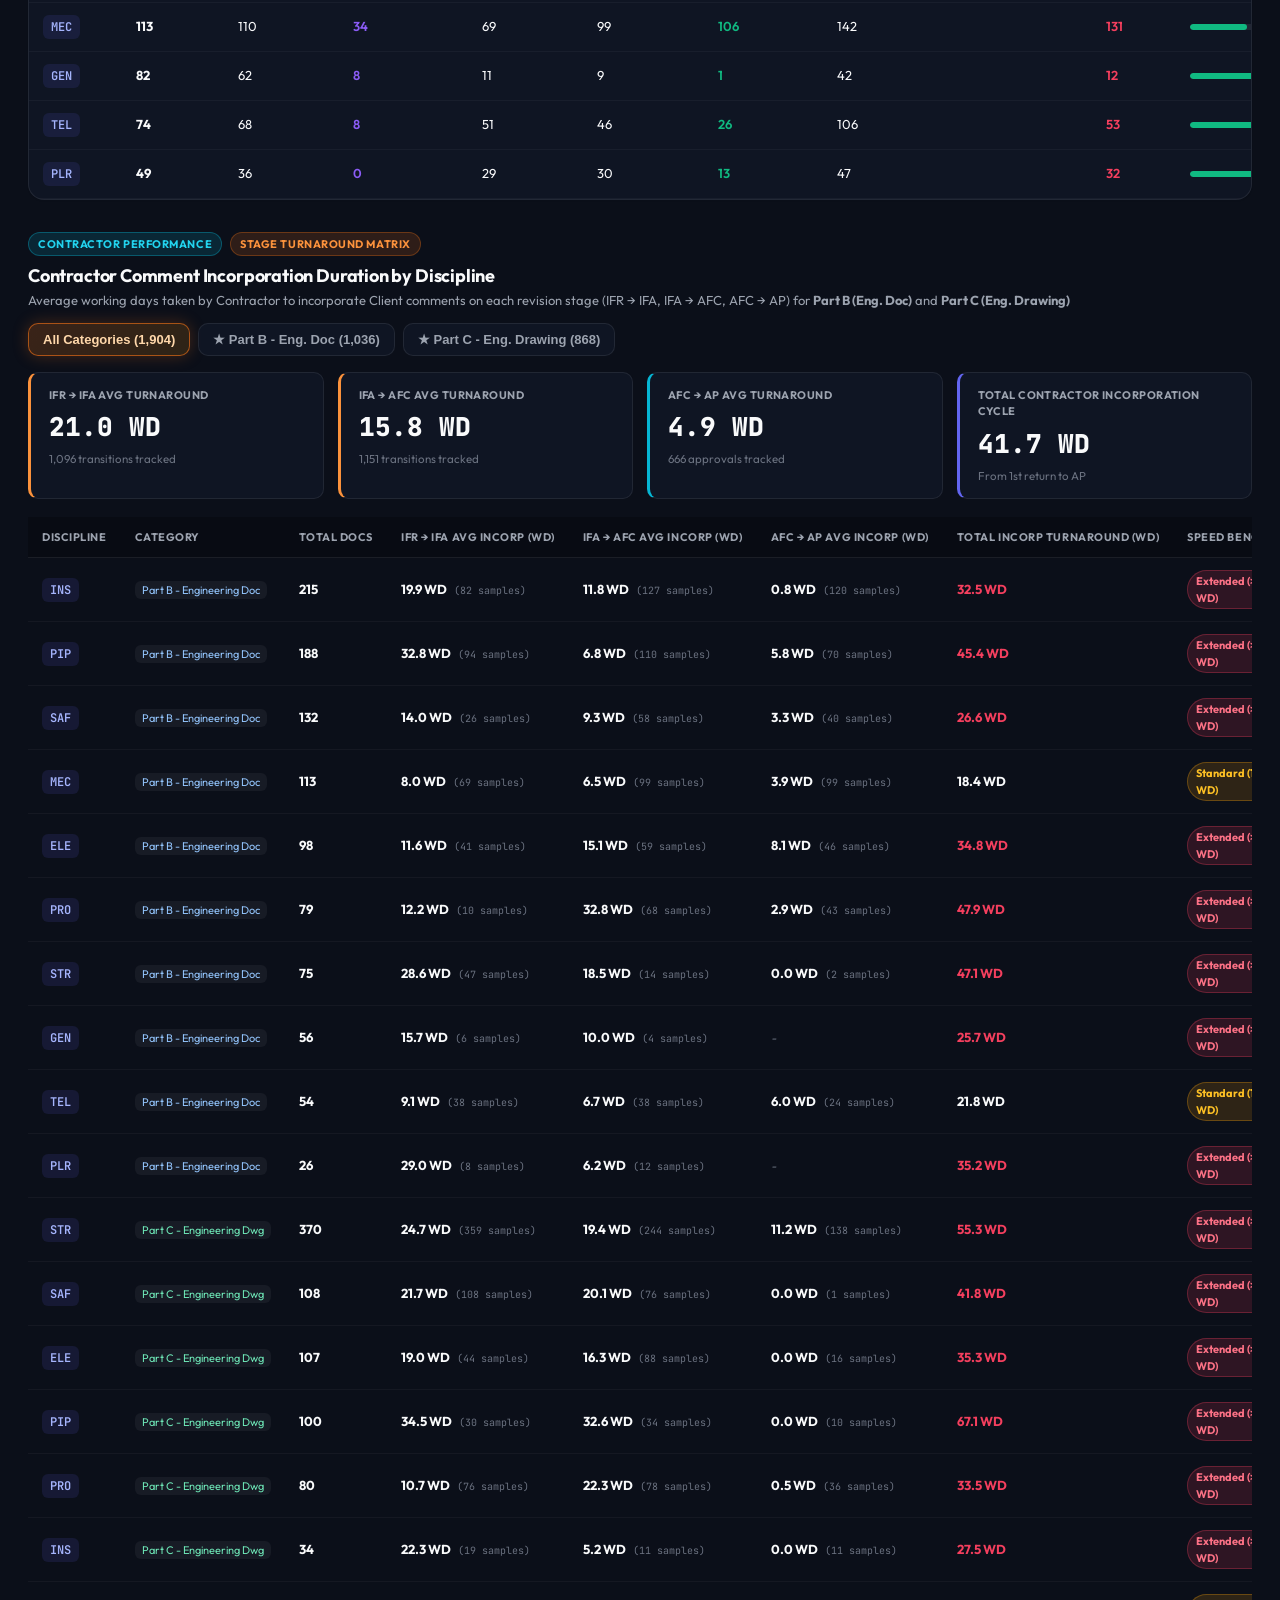
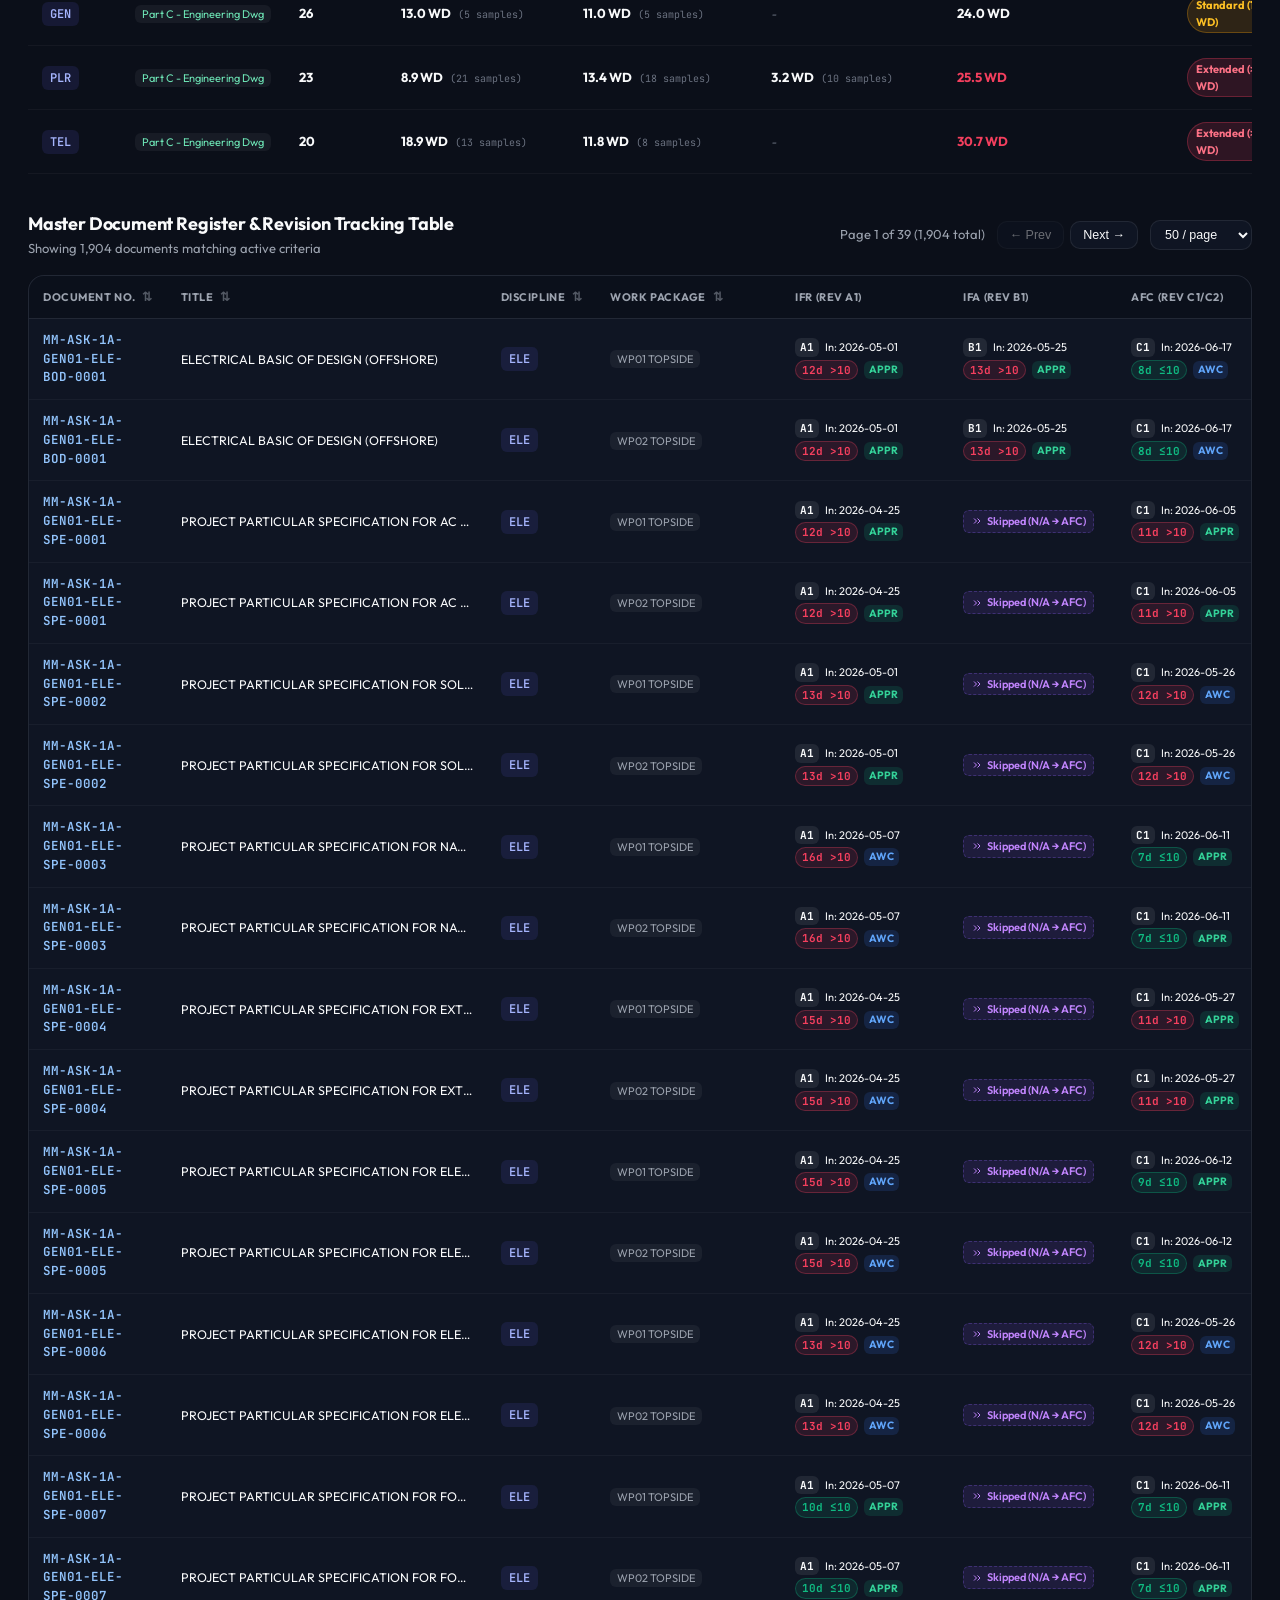
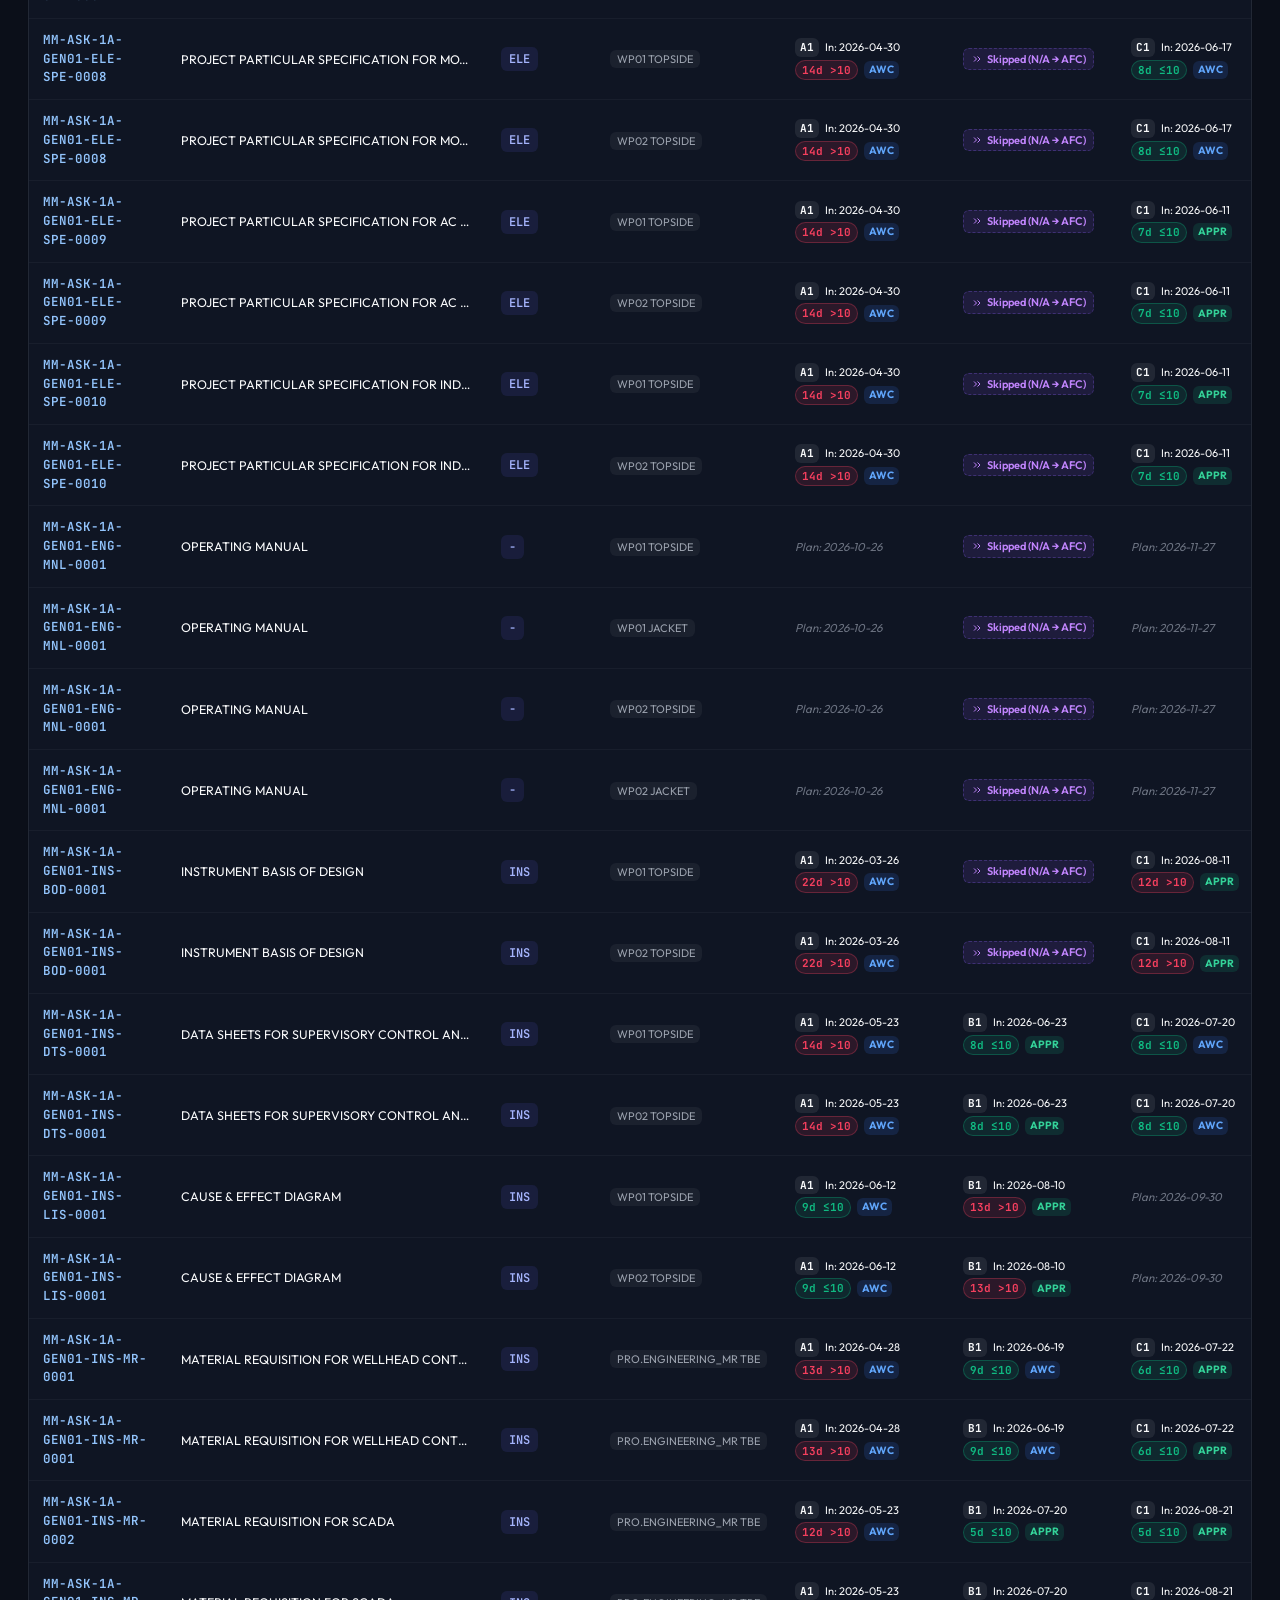
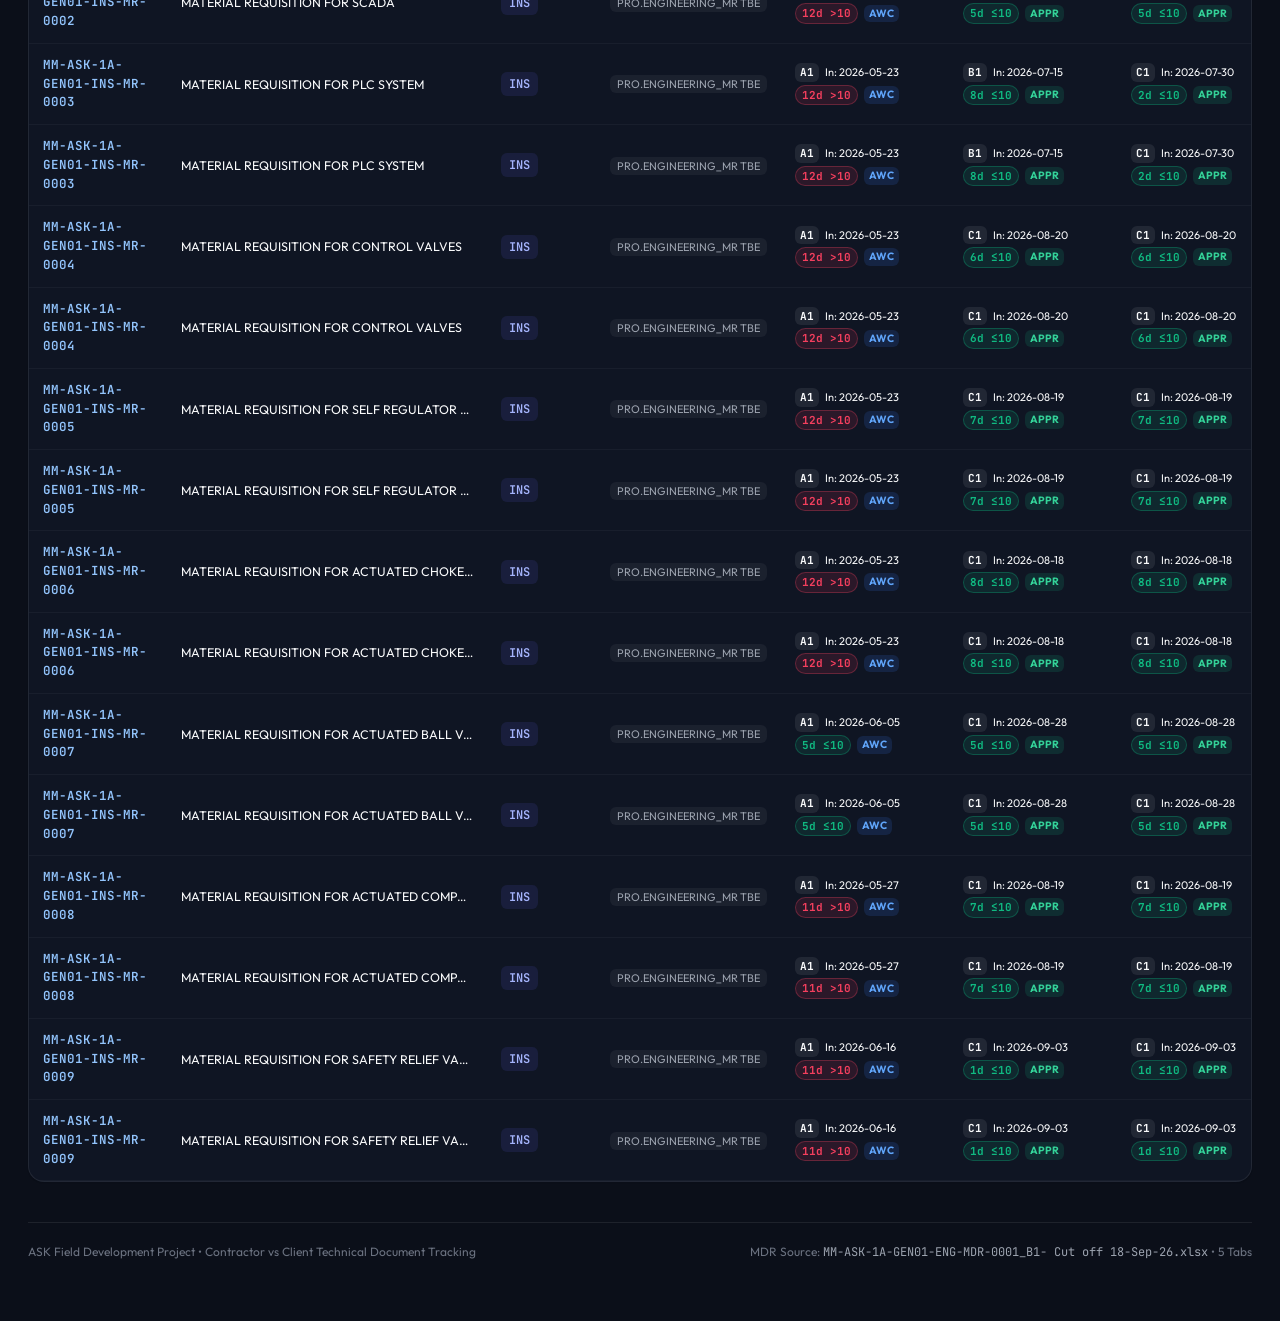
<file: index_mdr.html>
<!DOCTYPE html>
<html lang="en">
<head>
  <meta charset="UTF-8">
  <meta name="viewport" content="width=device-width, initial-scale=1.0">
  <title>ASK Technical Document Workflow & Revision Lifecycle Dashboard (MDR)</title>
  <meta name="description" content="MDR Master Document Register Workflow Tracking: IFR, IFA, AFC, AP Revisions, Contractor Turnaround, and Client Review Durations across 5 Work Packages.">
  <link rel="stylesheet" href="styles_mdr.css">
  <link rel="preconnect" href="https://fonts.googleapis.com">
  <link rel="preconnect" href="https://fonts.gstatic.com" crossorigin>
  <link href="https://fonts.googleapis.com/css2?family=Outfit:wght@300;400;500;600;700;800&family=JetBrains+Mono:wght@400;500;600&display=swap" rel="stylesheet">
</head>
<body>
  <div class="container">
    
    <!-- Top Nav: Switch between dashboards -->
    <nav class="dashboard-switcher" id="dashboardSwitcher">
      <div class="switcher-brand">
        <span class="pulse-dot"></span>
        <span class="switcher-label">ASK Project Document Intelligence Hub</span>
      </div>
      <div class="switcher-links">
        <a href="index.html" class="switch-btn">
          <svg width="15" height="15" viewBox="0 0 24 24" fill="none" stroke="currentColor" stroke-width="2"><path d="M14 2H6a2 2 0 0 0-2 2v16a2 2 0 0 0 2 2h12a2 2 0 0 0 2-2V8z"></path><polyline points="14 2 14 8 20 8"></polyline><line x1="16" y1="13" x2="8" y2="13"></line><line x1="16" y1="17" x2="8" y2="17"></line><polyline points="10 9 9 9 8 9"></polyline></svg>
          Technical Log Dashboard
        </a>
        <a href="index_vendor.html" class="switch-btn">
          <svg width="15" height="15" viewBox="0 0 24 24" fill="none" stroke="currentColor" stroke-width="2"><rect x="2" y="7" width="20" height="14" rx="2" ry="2"></rect><path d="M16 21V5a2 2 0 0 0-2-2h-4a2 2 0 0 0-2 2v16"></path></svg>
          Vendor Document Log Dashboard
        </a>
        <a href="index_mdr.html" class="switch-btn active">
          <svg width="15" height="15" viewBox="0 0 24 24" fill="none" stroke="currentColor" stroke-width="2"><path d="M22 19a2 2 0 0 1-2 2H4a2 2 0 0 1-2-2V5a2 2 0 0 1 2-2h5l2 3h9a2 2 0 0 1 2 2z"></path><line x1="12" y1="11" x2="12" y2="17"></line><line x1="9" y1="14" x2="15" y2="14"></line></svg>
          MDR Revision Lifecycle Dashboard
        </a>
        <a href="index_analytics.html" class="switch-btn">
          <svg width="15" height="15" viewBox="0 0 24 24" fill="none" stroke="currentColor" stroke-width="2"><line x1="18" y1="20" x2="18" y2="10"></line><line x1="12" y1="20" x2="12" y2="4"></line><line x1="6" y1="20" x2="6" y2="14"></line></svg>
          Analytic Evaluation (Rebaseline vs Actual)
        </a>
      </div>
    </nav>

    <!-- Header -->
    <header class="app-header">
      <div class="brand-section">
        <div class="brand-logo">
          <svg width="28" height="28" viewBox="0 0 24 24" fill="none" stroke="currentColor" stroke-width="2" stroke-linecap="round" stroke-linejoin="round">
            <polyline points="22 12 18 12 15 21 9 3 6 12 2 12"></polyline>
          </svg>
        </div>
        <div class="brand-title">
          <div class="title-row">
            <h1>ASK Technical Document Workflow & Revision Lifecycle</h1>
            <span class="badge-tag live-badge">MDR TRACKER</span>
          </div>
          <div class="brand-subtitle">
            <span>MDR Master Document Register &bull; <span id="headerReportDate">Cut-off 18-Sep-26</span></span>
            <span class="separator">&bull;</span>
            <span id="headerTotalBadge" class="doc-count-pill">1,904 Documents</span>
          </div>
        </div>
      </div>
      
      <div class="header-actions">
        <button class="action-btn" id="openSlaDefBtn" title="View Service Level Agreement (SLA) Definition">
          ℹ️ What is SLA?
        </button>
        <button class="action-btn" id="openUploadBtn" style="background: rgba(56, 189, 248, 0.15); color: #38bdf8; border-color: rgba(56, 189, 248, 0.4);" title="Upload latest weekly Excel report">
          📁 Upload New File
        </button>
        <button class="action-btn exec-btn" id="openExecSummaryBtn" title="View Executive Management Performance Analysis (TOC, SLA, RACI, Pareto)">
          <svg width="16" height="16" viewBox="0 0 24 24" fill="none" stroke="currentColor" stroke-width="2"><path d="M21.21 15.89A10 10 0 1 1 8 2.83"></path><path d="M22 12A10 10 0 0 0 12 2v10z"></path></svg>
          Executive Summary
        </button>
        <button class="action-btn" id="exportMdrCsvBtn" title="Export Current MDR View to CSV">
          <svg width="16" height="16" viewBox="0 0 24 24" fill="none" stroke="currentColor" stroke-width="2"><path d="M21 15v4a2 2 0 0 1-2 2H5a2 2 0 0 1-2-2v-4"></path><polyline points="7 10 12 15 17 10"></polyline><line x1="12" y1="15" x2="12" y2="3"></line></svg>
          Export CSV
        </button>
        <button class="action-btn primary" id="refreshBtn" title="Reset all filters">
          <svg width="16" height="16" viewBox="0 0 24 24" fill="none" stroke="currentColor" stroke-width="2"><path d="M23 4v6h-6"></path><path d="M20.49 15a9 9 0 1 1-2.12-9.36L23 10"></path></svg>
          Reset Filters
        </button>
        <button id="themeToggleBtn" class="action-btn theme-toggle-btn" title="Toggle Light/Dark Theme" aria-label="Toggle Theme" style="padding: 8px 12px; display: inline-flex; align-items: center; justify-content: center; min-width: 40px;">
          <span id="themeIcon" style="display: flex; align-items: center; justify-content: center;">
            <svg width="18" height="18" viewBox="0 0 24 24" fill="none" stroke="currentColor" stroke-width="2" stroke-linecap="round" stroke-linejoin="round">
              <circle cx="12" cy="12" r="5"></circle>
              <line x1="12" y1="1" x2="12" y2="3"></line>
              <line x1="12" y1="21" x2="12" y2="23"></line>
              <line x1="4.22" y1="4.22" x2="5.64" y2="5.64"></line>
              <line x1="18.36" y1="18.36" x2="19.78" y2="19.78"></line>
              <line x1="1" y1="12" x2="3" y2="12"></line>
              <line x1="21" y1="12" x2="23" y2="12"></line>
              <line x1="4.22" y1="19.78" x2="5.64" y2="18.36"></line>
              <line x1="18.36" y1="5.64" x2="19.78" y2="4.22"></line>
            </svg>
          </span>
        </button>
      </div>
    </header>

    <!-- Work Package Scope Navigation Tabs (5 Tabs + All) -->
    <section class="wp-tabs-section">
      <div class="section-label">SELECT WORK PACKAGE SCOPE:</div>
      <div class="wp-tabs" id="wpTabsContainer">
        <button class="wp-tab active" data-wp="ALL">
          <span class="tab-name">All Work Packages</span>
          <span class="tab-badge" id="tabCountAll">1,904</span>
        </button>
        <button class="wp-tab" data-wp="WP01 TOPSIDE">
          <span class="tab-name">WP01 TOPSIDE</span>
          <span class="tab-badge" id="tabCountWP01Top">638</span>
        </button>
        <button class="wp-tab" data-wp="WP01 JACKET">
          <span class="tab-name">WP01 JACKET</span>
          <span class="tab-badge" id="tabCountWP01Jkt">100</span>
        </button>
        <button class="wp-tab" data-wp="WP02 TOPSIDE">
          <span class="tab-name">WP02 TOPSIDE</span>
          <span class="tab-badge" id="tabCountWP02Top">681</span>
        </button>
        <button class="wp-tab" data-wp="WP02 JACKET">
          <span class="tab-name">WP02 JACKET</span>
          <span class="tab-badge" id="tabCountWP02Jkt">103</span>
        </button>
        <button class="wp-tab" data-wp="PRO.ENGINEERING_MR TBE">
          <span class="tab-name">PRO.ENGINEERING_MR TBE</span>
          <span class="tab-badge" id="tabCountProEng">382</span>
        </button>
      </div>
    </section>

    <!-- Filter Bar -->
    <section class="filter-card">
      <div class="filter-row">
        <div class="filter-group search-group">
          <label for="searchInput">Search Documents</label>
          <div class="search-input-wrapper">
            <svg class="search-icon" width="16" height="16" viewBox="0 0 24 24" fill="none" stroke="currentColor" stroke-width="2"><circle cx="11" cy="11" r="8"></circle><line x1="21" y1="21" x2="16.65" y2="16.65"></line></svg>
            <input type="text" id="searchInput" placeholder="Search Document No, Title, Submittal ID..." autocomplete="off">
            <button class="clear-search-btn" id="clearSearchBtn" title="Clear search">&times;</button>
          </div>
        </div>

        <div class="filter-group">
          <label for="categorySelect">Doc Category</label>
          <select id="categorySelect">
            <option value="ALL">All Categories (Doc & Dwg)</option>
            <option value="Part B - Engineering Doc">Part B - Engineering Doc</option>
            <option value="Part C - Engineering Dwg">Part C - Engineering Dwg</option>
          </select>
        </div>

        <div class="filter-group">
          <label for="disciplineSelect">Discipline</label>
          <select id="disciplineSelect">
            <option value="ALL">All Disciplines</option>
          </select>
        </div>

        <div class="filter-group">
          <label for="ifaStatusSelect">IFA Revision Logic</label>
          <select id="ifaStatusSelect">
            <option value="ALL">All Documents</option>
            <option value="SKIPPED">IFA Skipped (N/A &rarr; AFC)</option>
            <option value="APPLICABLE">IFA Applicable (Rev B1)</option>
          </select>
        </div>

        <div class="filter-group">
          <label for="milestoneSelect">Milestone Progress</label>
          <select id="milestoneSelect">
            <option value="ALL">All Milestones</option>
            <option value="IFR_PENDING">IFR Not Yet Submitted</option>
            <option value="IFR_DONE">IFR Submitted</option>
            <option value="IFA_DONE">IFA Submitted</option>
            <option value="AFC_DONE">AFC Submitted</option>
            <option value="APPROVED">Final Approved (APPR)</option>
          </select>
        </div>

        <div class="filter-group">
          <label for="clientReviewFilter">Client Review Agreement</label>
          <select id="clientReviewFilter">
            <option value="ALL">All Review Statuses</option>
            <option value="WITHIN_10">Meet Agreement (&le; 10 Working Days)</option>
            <option value="OVER_10">Over Agreement (> 10 Working Days)</option>
          </select>
        </div>
      </div>
      
      <!-- Quick Filter Pills -->
      <div class="quick-chips-row" id="quickChipsRow">
        <span class="chips-label">Quick Filters:</span>
        <button class="chip-btn" data-filter="only-part-b">Part B (Doc)</button>
        <button class="chip-btn" data-filter="only-part-c">Part C (Dwg)</button>
        <button class="chip-btn" data-filter="only-approved">Approved (APPR)</button>
        <button class="chip-btn" data-filter="only-ifa-skipped">IFA Skipped (N/A)</button>
        <button class="chip-btn" data-filter="only-over10">Has Over 10 WD Review</button>
        <button class="chip-btn" data-filter="only-afc-ready">AFC Submitted</button>
        <button class="chip-btn" data-filter="reset-chips">Clear Quick Filters</button>
      </div>
    </section>

        <!-- Top Executive KPIs Grid (3 Focused Strategic Cards) -->
    <section class="kpi-grid">
      <!-- Card 1: Total Docs in Scope -->
      <div class="kpi-card" id="kpiTotalDocsCard">
        <div class="kpi-header">
          <span class="kpi-title">MDR DOCUMENTS</span>
          <div class="kpi-icon brand">
            <svg width="20" height="20" viewBox="0 0 24 24" fill="none" stroke="currentColor" stroke-width="2"><path d="M14 2H6a2 2 0 0 0-2 2v16a2 2 0 0 0 2 2h12a2 2 0 0 0 2-2V8z"></path><polyline points="14 2 14 8 20 8"></polyline></svg>
          </div>
        </div>
        <div class="kpi-value-row">
          <span class="kpi-value" id="kpiTotalDocs">1,904</span>
          <span class="kpi-tag" id="kpiScopeTag">All Packages</span>
        </div>
        <div class="kpi-footer">
          <span class="kpi-sub" id="kpiTotalDocsSub">MDR Cut-off 18-Sep-26</span>
          <span class="kpi-meta" id="kpiTotalRevsLogged">3,565 Revisions Logged</span>
        </div>
      </div>

      <!-- Card 2: Average Client Review Duration (Client Role) -->
      <div class="kpi-card highlight-green" id="kpiClientReviewCard">
        <div class="kpi-header">
          <div class="kpi-title-with-role">
            <span class="kpi-title">AVG CLIENT REVIEW DURATION</span>
            <span class="kpi-role-tag client-tag">Client Cycle</span>
          </div>
          <div class="kpi-icon success">
            <svg width="20" height="20" viewBox="0 0 24 24" fill="none" stroke="currentColor" stroke-width="2"><circle cx="12" cy="12" r="10"></circle><polyline points="12 6 12 12 16 14"></polyline></svg>
          </div>
        </div>
        <div class="kpi-value-row">
          <span class="kpi-value" id="kpiAvgClientReviewDays">10.2</span>
          <span class="kpi-unit">working days</span>
          <span class="kpi-badge success" id="kpiMeetAgreementRate">59.4% &le; 10 WD</span>
        </div>
        <div class="kpi-footer">
          <span class="kpi-sub" id="kpiMeetAgreementCount">1,579 of 2,657 Reviews (&le; 10 WD)</span>
          <span class="kpi-alert-sub" id="kpiOver10Count">1,078 Over 10 WD</span>
        </div>
      </div>

      <!-- Card 3: Average Contractor Comment Incorporation (Contractor Role) -->
      <div class="kpi-card highlight-orange" id="kpiContractorIncorpCard">
        <div class="kpi-header">
          <div class="kpi-title-with-role">
            <span class="kpi-title">AVG CONTRACTOR INCORPORATION (WD)</span>
            <span class="kpi-role-tag contractor-tag">Contractor Role</span>
          </div>
          <div class="kpi-icon orange">
            <svg width="20" height="20" viewBox="0 0 24 24" fill="none" stroke="currentColor" stroke-width="2"><path d="M12 20h9"></path><path d="M16.5 3.5a2.121 2.121 0 0 1 3 3L7 19l-4 1 1-4L16.5 3.5z"></path></svg>
          </div>
        </div>
        <div class="kpi-value-row">
          <span class="kpi-value" id="kpiAvgContractorDays">--</span>
          <span class="kpi-unit">Working Days</span>
          <span class="kpi-badge warning">Incorp Comments</span>
        </div>
        <div class="kpi-footer">
          <span class="kpi-sub">Client Out &rarr; Next Rev In</span>
          <span class="kpi-meta" id="kpiIncorpSamples">Based on 2,506 transitions</span>
        </div>
      </div>
    </section>

            <!-- Revision Milestone Workflow Pipeline Section (Simplified & Proportional) -->
    <section class="milestone-pipeline-section">
      <div class="section-header-row">
        <div>
          <h2 class="section-heading">Document Revision Workflow &amp; Turnaround</h2>
          <p class="section-subtext">Progression from IFR (Rev A1) &rarr; IFA (Rev B1) &rarr; AFC (Rev C1) &rarr; AP (Final Approval)</p>
        </div>
        <div class="pipeline-roles-inline">
          <span class="role-pill-inline contractor"><span class="dot contractor-dot"></span>Contractor Activity</span>
          <span class="role-pill-inline client"><span class="dot client-dot"></span>Client Review Cycle (&le;10 Working Days SLA)</span>
        </div>
      </div>

      <div class="pipeline-grid">
        <!-- Milestone 1: IFR -->
        <div class="milestone-card" id="milestoneIfrCard">
          <div class="mcard-top">
            <div class="mcard-identity">
              <span class="mcard-step-badge">1</span>
              <div>
                <h3 class="mcard-code">IFR</h3>
                <span class="mcard-title-sub">Issue For Review &bull; <strong class="role-txt contractor">Contractor</strong></span>
              </div>
            </div>
          </div>
          
          <div class="mcard-stats-row">
            <div class="mcard-stat">
              <span class="mcard-stat-val" id="mIfrSubmitted">1,565</span>
              <span class="mcard-stat-lbl">Submitted Docs</span>
            </div>
            <div class="mcard-stat client-side">
              <span class="mcard-stat-val client-green" id="mIfrAvgReview">11.0 WD</span>
              <span class="mcard-stat-lbl">Avg Client Review (WD)</span>
            </div>
          </div>

          <div class="mcard-sla-box">
            <div class="sla-bar-track">
              <div class="sla-bar-fill" id="mIfrProgress" style="width: 44.9%"></div>
            </div>
            <div class="sla-meta-row">
              <span class="sla-meta-meet" id="mIfrWithin10">678 (44.9%) &le; 10 WD</span>
              <span class="sla-meta-over" id="mIfrOver10">831 Over 10 WD</span>
            </div>
          </div>
        </div>

        <!-- Connector 1 (IFR -> IFA Turnaround Card: Proportional & Substantial) -->
        <div class="pipeline-connector">
          <div class="conn-track"></div>
          <div class="conn-card" title="Average Contractor Comment Incorporation Turnaround from Client IFR Return to IFA Resubmission">
            <div class="conn-card-header">
              <span class="conn-card-badge">CONTRACTOR</span>
              <span class="conn-card-arrow">&rarr;</span>
            </div>
            <div class="conn-days-wrap">
              <span class="conn-days" id="connIfrIfaDays">28.7 d</span>
            </div>
            <span class="conn-label">Incorp Turnaround</span>
            <span class="conn-sub">Client Out &rarr; Next In</span>
          </div>
          <div class="conn-track"></div>
        </div>

        <!-- Milestone 2: IFA -->
        <div class="milestone-card" id="milestoneIfaCard">
          <div class="mcard-top">
            <div class="mcard-identity">
              <span class="mcard-step-badge">2</span>
              <div>
                <h3 class="mcard-code">IFA</h3>
                <span class="mcard-title-sub">Issue For Approval &bull; <strong class="role-txt contractor">Contractor</strong></span>
              </div>
            </div>
          </div>
          
          <div class="mcard-stats-row">
            <div class="mcard-stat">
              <span class="mcard-stat-val" id="mIfaSubmitted">1,041</span>
              <span class="mcard-stat-lbl">Submitted Docs</span>
            </div>
            <div class="mcard-stat client-side">
              <span class="mcard-stat-val client-green" id="mIfaAvgReview">9.9 WD</span>
              <span class="mcard-stat-lbl">Avg Client Review (WD)</span>
            </div>
          </div>

          <div class="mcard-sla-box">
            <div class="sla-bar-track">
              <div class="sla-bar-fill ifa-fill" id="mIfaProgress" style="width: 64.2%"></div>
            </div>
            <div class="sla-meta-row">
              <span class="sla-meta-meet" id="mIfaWithin10">745 (64.2%) &le; 10 WD</span>
              <span class="sla-meta-over" id="mIfaOver10">415 Over 10 WD</span>
            </div>
            <div class="mcard-sub-note" id="mIfaSkipped">478 Skipped Directly to AFC (N/A)</div>
          </div>
        </div>

        <!-- Connector 2 (IFA -> AFC Turnaround Card: Proportional & Substantial) -->
        <div class="pipeline-connector">
          <div class="conn-track"></div>
          <div class="conn-card" title="Average Contractor Comment Incorporation Turnaround from Client IFA Return to AFC Resubmission">
            <div class="conn-card-header">
              <span class="conn-card-badge">CONTRACTOR</span>
              <span class="conn-card-arrow">&rarr;</span>
            </div>
            <div class="conn-days-wrap">
              <span class="conn-days" id="connIfaAfcDays">27.1 d</span>
            </div>
            <span class="conn-label">Incorp Turnaround</span>
            <span class="conn-sub">Client Out &rarr; Next In</span>
          </div>
          <div class="conn-track"></div>
        </div>

        <!-- Milestone 3: AFC -->
        <div class="milestone-card" id="milestoneAfcCard">
          <div class="mcard-top">
            <div class="mcard-identity">
              <span class="mcard-step-badge">3</span>
              <div>
                <h3 class="mcard-code">AFC</h3>
                <span class="mcard-title-sub">Approved For Construction &bull; <strong class="role-txt contractor">Contractor</strong></span>
              </div>
            </div>
          </div>
          
          <div class="mcard-stats-row">
            <div class="mcard-stat">
              <span class="mcard-stat-val" id="mAfcSubmitted">1,031</span>
              <span class="mcard-stat-lbl">Submitted Docs</span>
            </div>
            <div class="mcard-stat client-side">
              <span class="mcard-stat-val client-green" id="mAfcAvgReview">8.8 WD</span>
              <span class="mcard-stat-lbl">Avg Client Review (WD)</span>
            </div>
          </div>

          <div class="mcard-sla-box">
            <div class="sla-bar-track">
              <div class="sla-bar-fill afc-fill" id="mAfcProgress" style="width: 78.8%"></div>
            </div>
            <div class="sla-meta-row">
              <span class="sla-meta-meet" id="mAfcWithin10">704 (78.8%) &le; 10 WD</span>
              <span class="sla-meta-over" id="mAfcOver10">189 Over 10 WD</span>
            </div>
          </div>
        </div>

        <!-- Connector 3 (AFC -> AP Turnaround Card: Proportional & Substantial) -->
        <div class="pipeline-connector">
          <div class="conn-track"></div>
          <div class="conn-card ap-conn" title="Average Turnaround from AFC Return to Final Approval Closeout / Rev C2 Incorp">
            <div class="conn-card-header">
              <span class="conn-card-badge ap-badge">CONTRACTOR</span>
              <span class="conn-card-arrow">&rarr;</span>
            </div>
            <div class="conn-days-wrap">
              <span class="conn-days" id="connAfcApDays">5.0 d</span>
            </div>
            <span class="conn-label">To AP Approval</span>
            <span class="conn-sub">AFC Out &rarr; Closeout</span>
          </div>
          <div class="conn-track"></div>
        </div>

        <!-- Milestone 4: AP (With Avg Client Closeout Duration) -->
        <div class="milestone-card ap-card" id="milestoneApCard">
          <div class="mcard-top">
            <div class="mcard-identity">
              <span class="mcard-step-badge ap-badge">4</span>
              <div>
                <h3 class="mcard-code ap-code">AP</h3>
                <span class="mcard-title-sub">Final Approved &bull; <strong class="role-txt client">Client Closeout</strong></span>
              </div>
            </div>
          </div>
          
          <div class="mcard-stats-row">
            <div class="mcard-stat">
              <span class="mcard-stat-val ap-cyan" id="mApApproved">782</span>
              <span class="mcard-stat-lbl">Approved Docs</span>
            </div>
            <div class="mcard-stat client-side">
              <span class="mcard-stat-val client-green" id="mApAvgReview">9.4 WD</span>
              <span class="mcard-stat-lbl">Avg Client Closeout (WD)</span>
            </div>
          </div>

          <div class="mcard-sla-box">
            <div class="sla-bar-track">
              <div class="sla-bar-fill ap-fill" id="mApProgress" style="width: 41.1%"></div>
            </div>
            <div class="sla-meta-row">
              <span class="sla-meta-meet" id="mApCodeApproved">782 APPR / Code 1</span>
              <span class="sla-meta-over" id="mApPercent">41.1% Completion</span>
            </div>
          </div>
        </div>
      </div>
    </section>

    <!-- Discipline Classification Section -->
    <section class="discipline-section">
      <div class="section-header-row">
        <div>
          <h2 class="section-heading">Discipline Classification & Milestone Compliance</h2>
          <p class="section-subtext">Click on any discipline to filter the entire dashboard view</p>
        </div>
        <div class="discipline-actions">
          <span class="meta-indicator" id="disciplineFilterIndicator">Showing all disciplines</span>
        </div>
      </div>

      <div class="discipline-table-card">
        <div class="table-responsive">
          <table class="data-table discipline-table" id="disciplineTable">
            <thead>
              <tr>
                <th>Discipline</th>
                <th>Total Docs</th>
                <th>IFR Submitted</th>
                <th>IFA Skipped (N/A)</th>
                <th>IFA Submitted</th>
                <th>AFC Submitted</th>
                <th>Approved (AP)</th>
                <th>Client Review Meet Agreement (&le; 10d)</th>
                <th>Over 10d</th>
                <th>Meet Agreement Rate</th>
              </tr>
            </thead>
            <tbody id="disciplineTableBody">
              <!-- Dynamically populated -->
            </tbody>
          </table>
        </div>
      </div>
    </section>

    <!-- Contractor Incorporation Duration Analysis Section (IFR-IFA, IFA-AFC, AFC-AP) -->
    <section class="incorp-section" id="incorpAnalysisSection">
      <div class="section-header-row">
        <div>
          <div class="header-badge-row">
            <span class="badge-tag live-badge">CONTRACTOR PERFORMANCE</span>
            <span class="badge-tag" style="background: rgba(249, 115, 22, 0.15); color: #fb923c; border: 1px solid rgba(249, 115, 22, 0.3);">STAGE TURNAROUND MATRIX</span>
          </div>
          <h2 class="section-heading">Contractor Comment Incorporation Duration by Discipline</h2>
          <p class="section-subtext">Average working days taken by Contractor to incorporate Client comments on each revision stage (IFR &rarr; IFA, IFA &rarr; AFC, AFC &rarr; AP) for <strong>Part B (Eng. Doc)</strong> and <strong>Part C (Eng. Drawing)</strong></p>
        </div>
        <div class="category-toggle-group" id="categoryToggleGroup">
          <button class="cat-toggle-btn active" data-category="ALL">All Categories (<span id="catCountAll">1,904</span>)</button>
          <button class="cat-toggle-btn" data-category="Part B - Engineering Doc">★ Part B - Eng. Doc (<span id="catCountPartB">1,037</span>)</button>
          <button class="cat-toggle-btn" data-category="Part C - Engineering Dwg">★ Part C - Eng. Drawing (<span id="catCountPartC">867</span>)</button>
        </div>
      </div>

      <!-- Incorp Summary KPI Pills -->
      <div class="incorp-summary-row" id="incorpSummaryRow">
        <div class="incorp-mini-card">
          <span class="incorp-mini-lbl">IFR &rarr; IFA Avg Turnaround</span>
          <span class="incorp-mini-val" id="summaryIfrIfaAvg">-- WD</span>
          <span class="incorp-mini-sub" id="summaryIfrIfaCount">transitions tracked</span>
        </div>
        <div class="incorp-mini-card">
          <span class="incorp-mini-lbl">IFA &rarr; AFC Avg Turnaround</span>
          <span class="incorp-mini-val" id="summaryIfaAfcAvg">-- WD</span>
          <span class="incorp-mini-sub" id="summaryIfaAfcCount">transitions tracked</span>
        </div>
        <div class="incorp-mini-card highlight-blue">
          <span class="incorp-mini-lbl">AFC &rarr; AP Avg Turnaround</span>
          <span class="incorp-mini-val" id="summaryAfcApAvg">-- WD</span>
          <span class="incorp-mini-sub" id="summaryAfcApCount">approvals tracked</span>
        </div>
        <div class="incorp-mini-card highlight-brand">
          <span class="incorp-mini-lbl">Total Contractor Incorporation Cycle</span>
          <span class="incorp-mini-val" id="summaryTotalCycleAvg">-- WD</span>
          <span class="incorp-mini-sub">From 1st return to AP</span>
        </div>
      </div>

      <div class="incorp-table-card">
        <div class="table-responsive">
          <table class="data-table incorp-table" id="incorpTable">
            <thead>
              <tr>
                <th>Discipline</th>
                <th>Category</th>
                <th>Total Docs</th>
                <th>IFR &rarr; IFA Avg Incorp (WD)</th>
                <th>IFA &rarr; AFC Avg Incorp (WD)</th>
                <th>AFC &rarr; AP Avg Incorp (WD)</th>
                <th>Total Incorp Turnaround (WD)</th>
                <th>Speed Benchmark</th>
              </tr>
            </thead>
            <tbody id="incorpTableBody">
              <!-- Populated dynamically -->
            </tbody>
          </table>
        </div>
      </div>
    </section>

    <!-- Main Documents Table -->
    <section class="table-section">
      <div class="section-header-row table-header-row">
        <div>
          <h2 class="section-heading">Master Document Register & Revision Tracking Table</h2>
          <p class="section-subtext" id="tableRecordCountSub">Showing 1,904 documents across 5 Work Packages</p>
        </div>
        <div class="table-controls">
          <div class="pagination-info" id="paginationInfo">Page 1 of 39</div>
          <div class="pagination-buttons">
            <button class="page-nav-btn" id="prevPageBtn" disabled>&larr; Prev</button>
            <button class="page-nav-btn" id="nextPageBtn">Next &rarr;</button>
          </div>
          <select id="pageSizeSelect" class="page-size-select">
            <option value="25">25 / page</option>
            <option value="50" selected>50 / page</option>
            <option value="100">100 / page</option>
            <option value="250">250 / page</option>
          </select>
        </div>
      </div>

      <div class="table-card">
        <div class="table-responsive">
          <table class="data-table main-mdr-table" id="mainMdrTable">
            <thead>
              <tr>
                <th class="sortable" data-sort="doc_no">Document No. <span class="sort-icon">&#x21C5;</span></th>
                <th class="sortable" data-sort="title">Title <span class="sort-icon">&#x21C5;</span></th>
                <th class="sortable" data-sort="discipline">Discipline <span class="sort-icon">&#x21C5;</span></th>
                <th class="sortable" data-sort="work_package">Work Package <span class="sort-icon">&#x21C5;</span></th>
                <th>IFR (Rev A1)</th>
                <th>IFA (Rev B1)</th>
                <th>AFC (Rev C1/C2)</th>
                <th>AP Status</th>
                <th>Action</th>
              </tr>
            </thead>
            <tbody id="mdrTableBody">
              <!-- Populated by JavaScript -->
            </tbody>
          </table>
        </div>
      </div>
    </section>

    <!-- Slide-over / Modal: Document Lifecycle Detail -->
    <div class="lifecycle-modal-backdrop" id="lifecycleModalBackdrop">
      <div class="lifecycle-drawer" id="lifecycleDrawer">
        <div class="drawer-header">
          <div class="drawer-title-wrap">
            <span class="drawer-subtitle" id="drawerWpBadge">WP01 TOPSIDE</span>
            <h3 id="drawerDocNo">MM-ASK-1A-GEN01-MEC-RPT-0001</h3>
            <p id="drawerDocTitle">MATERIAL HANDLING STUDY REPORT</p>
          </div>
          <button class="close-drawer-btn" id="closeDrawerBtn" title="Close Drawer">&times;</button>
        </div>

        <div class="drawer-body" id="drawerBody">
          <!-- Populated dynamically with visual pipeline and metadata -->
        </div>

        <div class="drawer-footer">
          <button class="btn secondary" id="closeDrawerFooterBtn">Close</button>
        </div>
      </div>
    </div>

    <!-- Executive Management Analysis Modal -->
    <div class="modal-backdrop" id="execSummaryModal" style="display: none;">
      <div class="modal-dialog modal-large">
        <div class="modal-header">
          <div class="modal-title-row">
            <div class="modal-icon-badge">📊</div>
            <div>
              <h2 class="modal-title">Executive Engineering Performance Analysis</h2>
              <p class="modal-subtitle">Joint Evaluation of Contractor &amp; Client (ASK Project) via TOC, SLA, Pareto &amp; RACI</p>
            </div>
          </div>
          <button class="modal-close-btn" id="closeExecSummaryBtn">&times;</button>
        </div>
        <div class="modal-body exec-summary-body" id="execSummaryContent">
          <!-- Populated by JS -->
        </div>
      </div>
    </div>

    <!-- SLA Definition Modal -->
    <div id="slaModalBackdrop" class="modal-backdrop" style="display: none;">
      <div class="modal-dialog" style="max-width: 680px; width: 100%; background: var(--bg-secondary); border-radius: var(--radius-xl); border: 1px solid var(--border-color); overflow: hidden; box-shadow: 0 25px 60px rgba(0,0,0,0.6);" role="dialog" aria-modal="true">
        <div class="modal-header" style="background: linear-gradient(135deg, rgba(99, 102, 241, 0.12), rgba(56, 189, 248, 0.08)); padding: 20px 24px; border-bottom: 1px solid var(--border-color); display: flex; align-items: center; justify-content: space-between;">
          <div style="display: flex; align-items: center; gap: 12px;">
            <div style="width: 36px; height: 36px; border-radius: 10px; background: rgba(99, 102, 241, 0.2); color: #818cf8; display: flex; align-items: center; justify-content: center; font-size: 18px; font-weight: 800;">
              ℹ️
            </div>
            <div>
              <h3 style="margin: 0; font-size: 18px; font-weight: 700; color: var(--text-primary);">Service Level Agreement (SLA) Definition</h3>
              <p style="margin: 3px 0 0 0; font-size: 12px; color: var(--text-secondary);">ASK Project Procedural Engineering Turnaround Standards</p>
            </div>
          </div>
          <button id="closeSlaModalBtn" class="modal-close-btn" aria-label="Close Modal">&times;</button>
        </div>
        <div style="padding: 24px; line-height: 1.6; font-size: 13px; color: var(--text-secondary); max-height: 75vh; overflow-y: auto;">
          <div style="background: rgba(16, 185, 129, 0.08); border: 1px solid rgba(16, 185, 129, 0.25); border-radius: 12px; padding: 16px; margin-bottom: 20px;">
            <h4 style="margin: 0 0 6px 0; color: #34d399; font-size: 14px; display: flex; align-items: center; gap: 8px;">
              <span>🎯</span> Contractual Baseline: 10 Working Days
            </h4>
            <p style="margin: 0; color: var(--text-primary);">
              <strong>SLA</strong> stands for <strong>Service Level Agreement</strong>. In the ASK Field Development Project, the SLA defines the maximum contractual turnaround period allowed for the <strong>Client Engineering Team</strong> to review and officially return submitted technical &amp; vendor deliverables.
            </p>
          </div>

          <div style="display: grid; grid-template-columns: 1fr 1fr; gap: 14px; margin-bottom: 20px;">
            <div style="background: var(--bg-card); border: 1px solid var(--border-color); border-radius: 10px; padding: 14px;">
              <strong style="color: #10b981; display: block; margin-bottom: 4px;">✓ Meet Agreement (&le; 10 WD)</strong>
              <span>Review completed and officially returned with status code (APPR, AWC, etc.) within <strong>10 working days</strong> (Mon&ndash;Fri, excluding weekends).</span>
            </div>
            <div style="background: var(--bg-card); border: 1px solid var(--border-color); border-radius: 10px; padding: 14px;">
              <strong style="color: #f43f5e; display: block; margin-bottom: 4px;">⚠ Over Agreement (> 10 WD)</strong>
              <span>Review elapsed time exceeds 10 working days, triggering overdue tracking and potential schedule delay claim liabilities.</span>
            </div>
          </div>

          <div style="background: var(--bg-card); border: 1px solid var(--border-color); border-radius: 10px; padding: 14px; margin-bottom: 20px;">
            <strong style="color: var(--text-primary); display: block; margin-bottom: 6px;">How Working Days are Counted:</strong>
            <ul style="margin: 0; padding-left: 20px; font-size: 12px; color: var(--text-secondary);">
              <li><strong>Starts</strong>: The first business day following official receipt date (<code>Actual Submit In</code>).</li>
              <li><strong>Counted</strong>: Monday through Friday only. Saturdays and Sundays are excluded.</li>
              <li><strong>Ends</strong>: The date the review status is officially issued out (<code>Actual Submit Out</code>).</li>
            </ul>
          </div>

          <div style="display: flex; justify-content: flex-end;">
            <button id="closeSlaModalBtn2" class="btn secondary" style="padding: 8px 16px;">Got It</button>
          </div>
        </div>
      </div>
    </div>

    <!-- Upload New Cut-Off Report Modal -->
    <div id="uploadModalBackdrop" class="modal-backdrop" style="display: none;">
      <div class="modal-dialog" style="max-width: 640px; width: 100%; background: var(--bg-secondary); border-radius: var(--radius-xl); border: 1px solid var(--border-color); overflow: hidden; box-shadow: 0 25px 60px rgba(0,0,0,0.6);" role="dialog" aria-modal="true">
        <div class="modal-header" style="background: linear-gradient(135deg, rgba(56, 189, 248, 0.12), rgba(99, 102, 241, 0.08)); padding: 20px 24px; border-bottom: 1px solid var(--border-color); display: flex; align-items: center; justify-content: space-between;">
          <div style="display: flex; align-items: center; gap: 12px;">
            <div style="width: 36px; height: 36px; border-radius: 10px; background: rgba(56, 189, 248, 0.2); color: #38bdf8; display: flex; align-items: center; justify-content: center; font-size: 18px; font-weight: 800;">
              📁
            </div>
            <div>
              <h3 style="margin: 0; font-size: 18px; font-weight: 700; color: var(--text-primary);">Upload New Weekly Cut-Off Report</h3>
              <p style="margin: 3px 0 0 0; font-size: 12px; color: var(--text-secondary);">Auto-detects and updates dashboard with latest Excel data</p>
            </div>
          </div>
          <button id="closeUploadModalBtn" class="modal-close-btn" aria-label="Close Modal">&times;</button>
        </div>
        <div style="padding: 24px;">
          <div id="uploadDropzone" class="upload-dropzone">
            <svg width="44" height="44" viewBox="0 0 24 24" fill="none" stroke="#38bdf8" stroke-width="1.8" style="margin-bottom: 12px;"><path d="M21 15v4a2 2 0 0 1-2 2H5a2 2 0 0 1-2-2v-4"></path><polyline points="17 8 12 3 7 8"></polyline><line x1="12" y1="15" x2="12" y2="15"></line></svg>
            <h4 style="margin: 0 0 6px 0; font-size: 15px; color: var(--text-primary);">Drag &amp; Drop your new Excel Report here</h4>
            <p style="margin: 0 0 16px 0; font-size: 12px; color: var(--text-secondary);">
              Supports Technical Log (<code>.xlsx</code>), Vendor Log (<code>.xls/.xlsx</code>), or MDR Register (<code>.xlsx</code>)
            </p>
            <input type="file" id="excelFileInput" accept=".xlsx,.xls" style="display: none;">
            <button type="button" class="btn secondary" onclick="document.getElementById('excelFileInput').click()" style="padding: 8px 16px;">
              Browse Files...
            </button>
          </div>

          <div id="uploadStatusBox" style="display: none; margin-top: 16px; padding: 14px; border-radius: 10px; font-size: 13px;">
            <!-- Dynamic feedback -->
          </div>

          <div style="margin-top: 20px; font-size: 11px; color: var(--text-muted); line-height: 1.5; border-top: 1px solid var(--border-color); padding-top: 14px;">
            💡 <strong>Automatic Date Detection:</strong> Weekly filenames with changing dates (e.g. <code>MM-ASK-1A-GEN01-ENG-MDR-0001_B1- Cut off 25-Sep-26.xlsx</code>) are automatically parsed, recalculated with 10 working days criteria, and reflected immediately on this dashboard.
          </div>
        </div>
      </div>
    </div>

    <!-- Footer -->
    <footer class="app-footer">
      <div class="footer-content">
        <span>ASK Field Development Project &bull; Contractor vs Client Technical Document Tracking</span>
        <span>MDR Source: <code>MM-ASK-1A-GEN01-ENG-MDR-0001_B1- Cut off 18-Sep-26.xlsx</code> &bull; 5 Tabs</span>
      </div>
    </footer>

  </div>

  <!-- Scripts -->
  <script src="mdr_data.js"></script>
  <script src="app_mdr.js"></script>
</body>
</html>
</file>
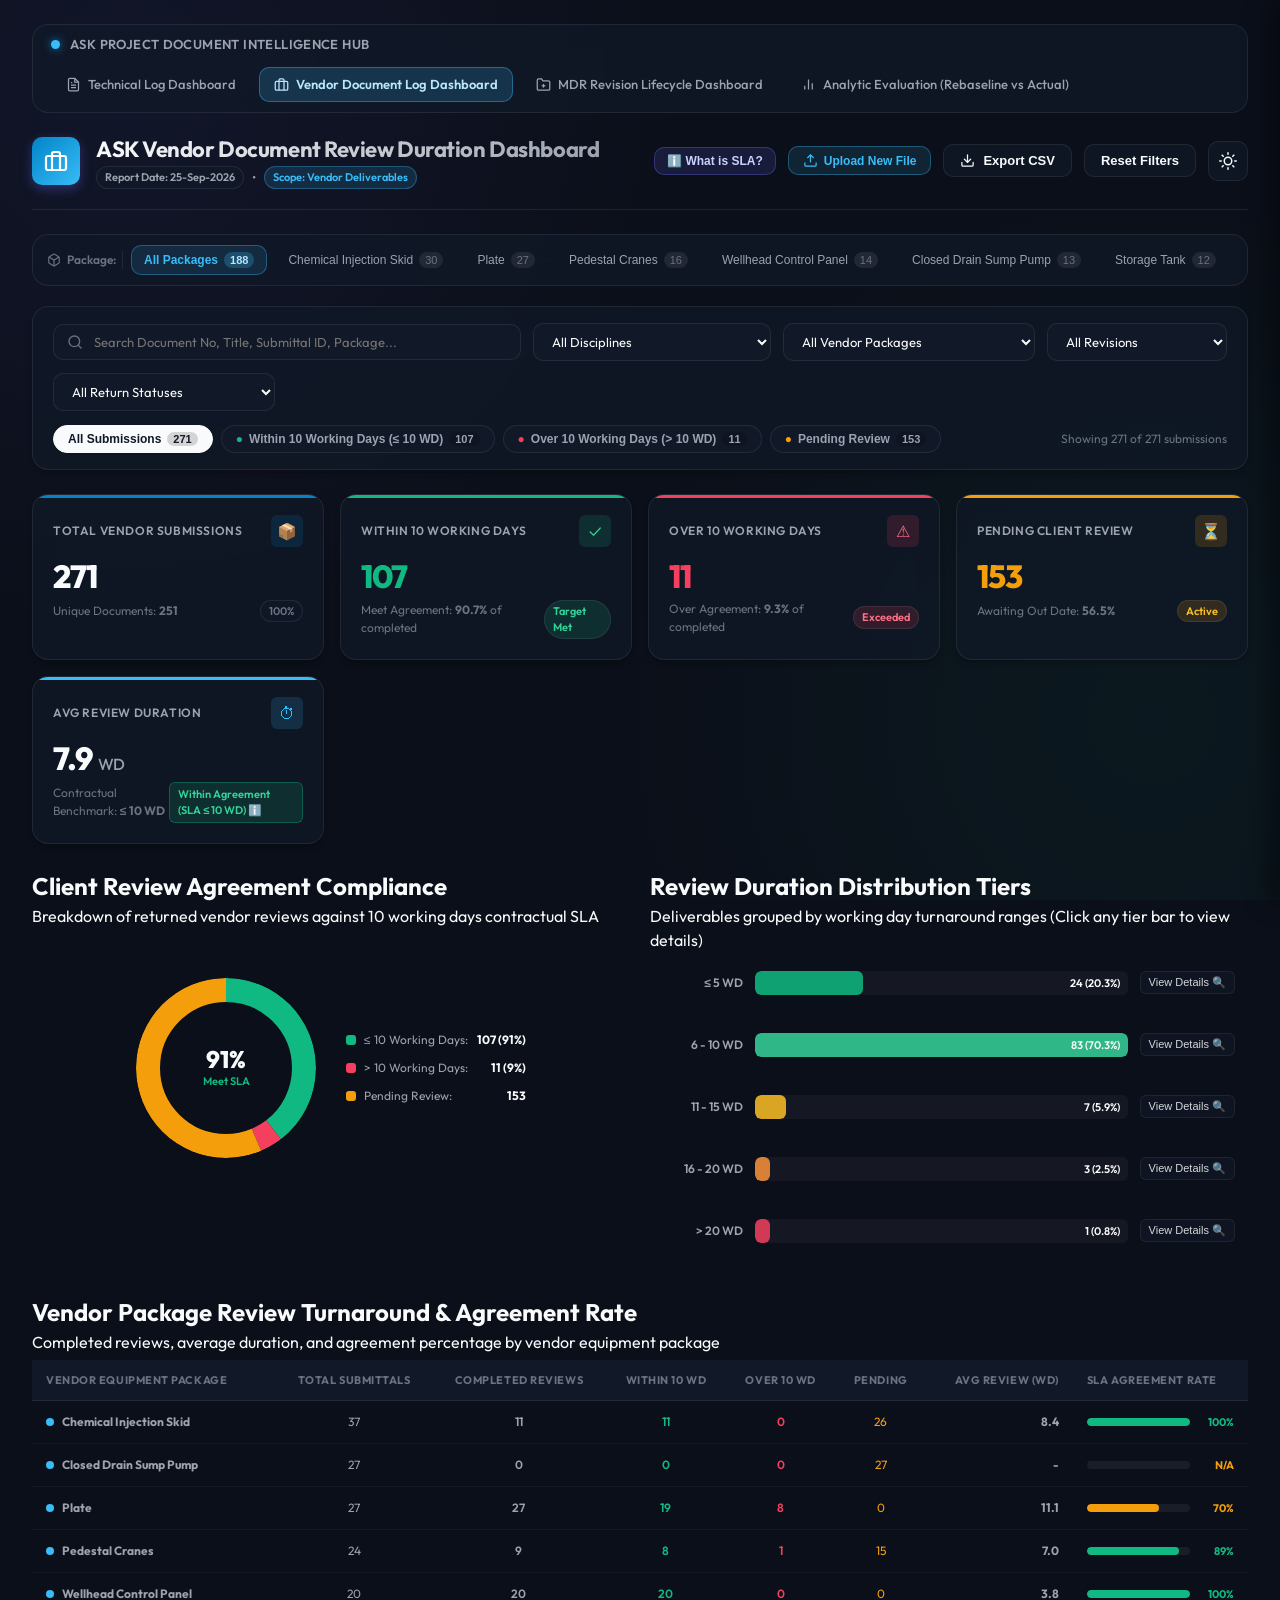
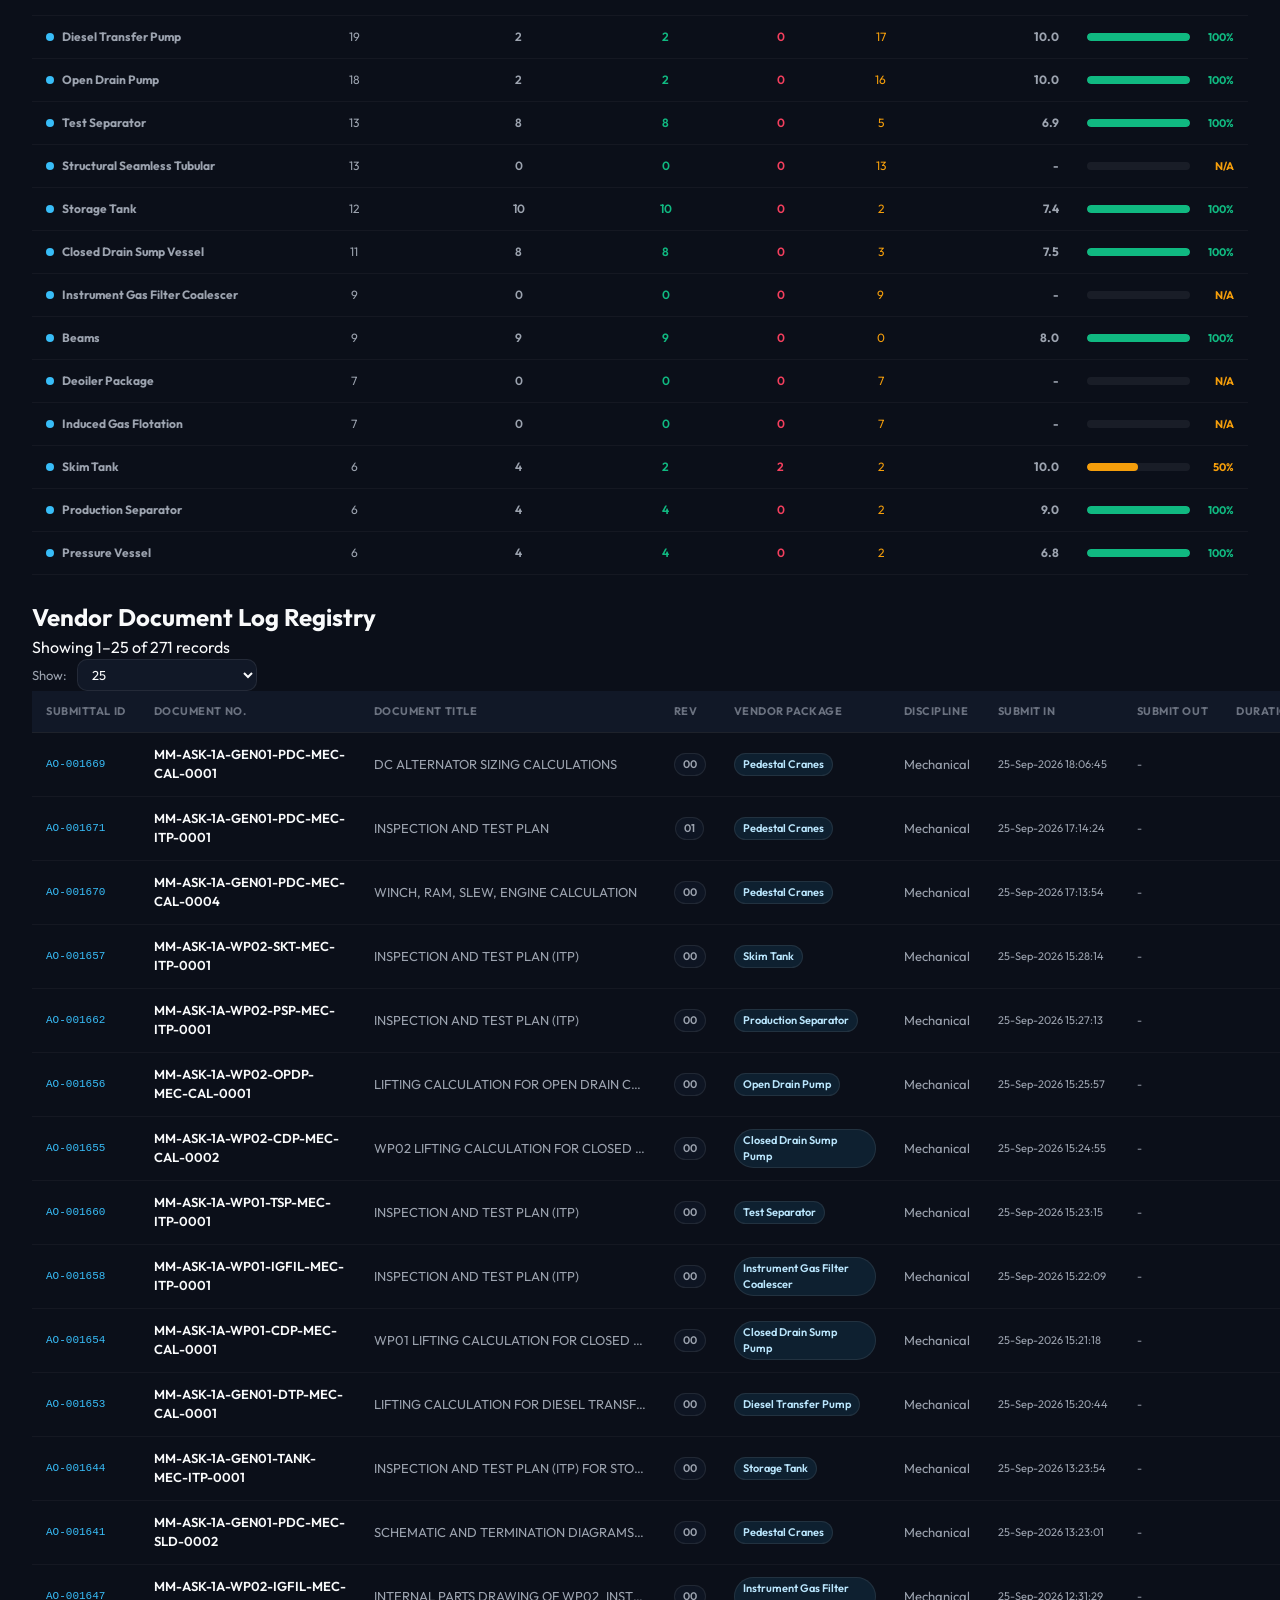
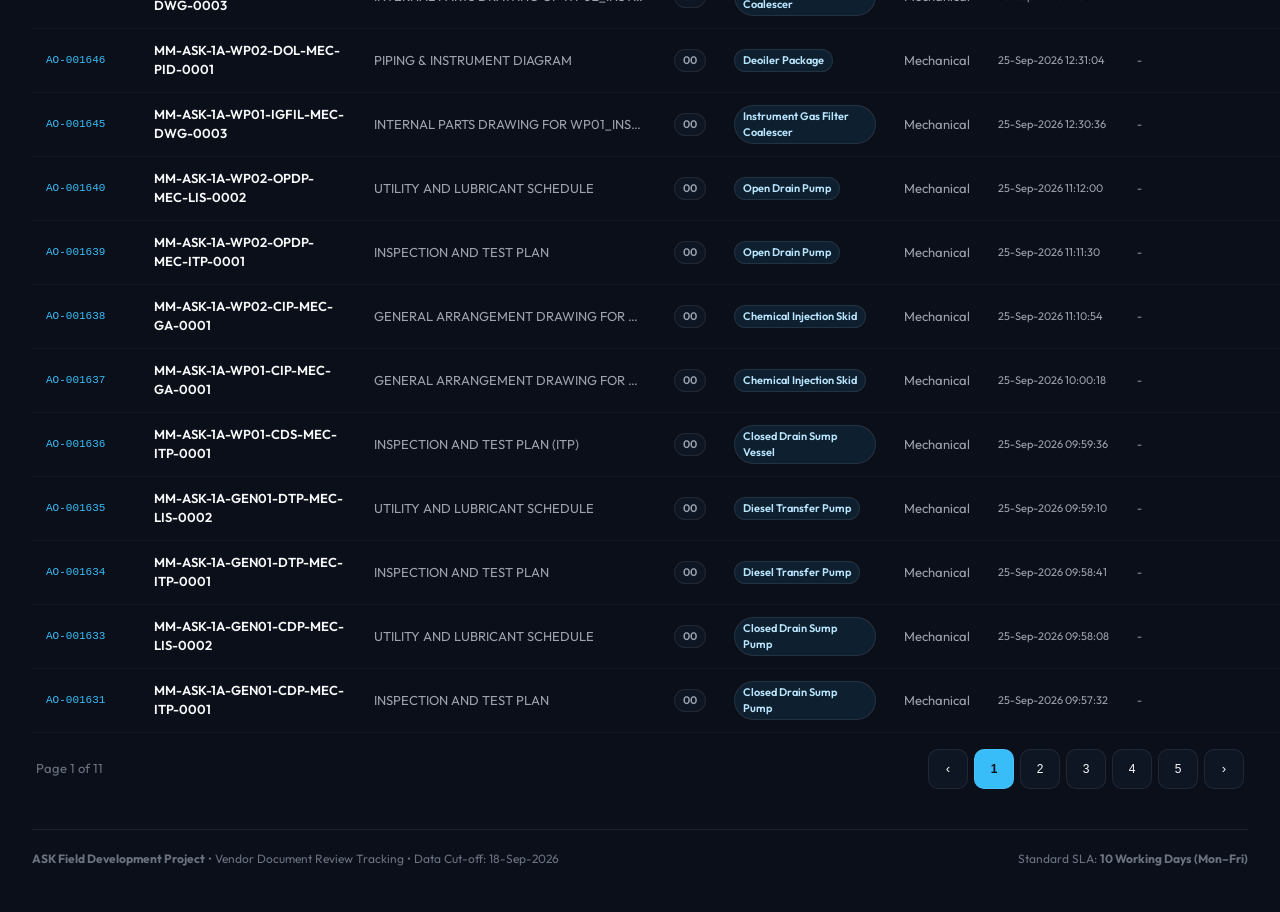
<file: index_vendor.html>
<!DOCTYPE html>
<html lang="en" data-theme="dark">
<head>
  <meta charset="UTF-8">
  <meta name="viewport" content="width=device-width, initial-scale=1.0">
  <title>ASK Vendor Document Review Duration Dashboard | Contractor vs Client Tracking</title>
  <meta name="description" content="Vendor Document review duration tracking dashboard for ASK Project. Monitors vendor package submissions and Client review turnaround times in 10 working days.">
  <link rel="stylesheet" href="styles.css">
  <style>
    /* Additional custom styling for Vendor Dashboard */
    .vendor-pkg-nav {
      display: flex;
      align-items: center;
      gap: 8px;
      overflow-x: auto;
      padding: 10px 14px;
      background: var(--bg-card);
      border: 1px solid var(--border-color);
      border-radius: var(--radius-lg);
      margin-bottom: 20px;
      backdrop-filter: blur(12px);
    }
    .vendor-pkg-nav::-webkit-scrollbar {
      height: 4px;
    }
    .vendor-pkg-nav::-webkit-scrollbar-thumb {
      background: rgba(255, 255, 255, 0.15);
      border-radius: 4px;
    }
    .pkg-tab {
      display: inline-flex;
      align-items: center;
      gap: 6px;
      padding: 6px 12px;
      border-radius: var(--radius-md);
      font-size: 12px;
      font-weight: 500;
      color: var(--text-secondary);
      background: transparent;
      border: 1px solid transparent;
      cursor: pointer;
      white-space: nowrap;
      transition: all 0.2s ease;
    }
    .pkg-tab:hover {
      color: var(--text-primary);
      background: rgba(255, 255, 255, 0.05);
    }
    .pkg-tab.active {
      color: #38bdf8;
      background: rgba(56, 189, 248, 0.12);
      border-color: rgba(56, 189, 248, 0.35);
      font-weight: 600;
    }
    .pkg-tab-badge {
      padding: 2px 6px;
      border-radius: 10px;
      font-size: 11px;
      background: rgba(255, 255, 255, 0.08);
      color: var(--text-muted);
    }
    .pkg-tab.active .pkg-tab-badge {
      background: rgba(56, 189, 248, 0.25);
      color: #bae6fd;
    }

    /* High-Contrast Light Theme Overrides */
    [data-theme="light"] .vendor-pkg-nav {
      background: #ffffff;
      border-color: #cbd5e1;
      box-shadow: 0 1px 3px rgba(0, 0, 0, 0.05);
    }
    [data-theme="light"] .vendor-pkg-nav::-webkit-scrollbar-thumb {
      background: #cbd5e1;
    }
    [data-theme="light"] .pkg-tab {
      color: #334155;
      background: #f8fafc;
      border-color: #e2e8f0;
      font-weight: 600;
    }
    [data-theme="light"] .pkg-tab:hover {
      background: #f1f5f9;
      color: #0f172a;
      border-color: #94a3b8;
    }
    [data-theme="light"] .pkg-tab.active {
      color: #ffffff !important;
      background: #0284c7 !important;
      border-color: #0284c7 !important;
      font-weight: 700 !important;
      box-shadow: 0 2px 8px rgba(2, 132, 199, 0.35);
    }
    [data-theme="light"] .pkg-tab-badge {
      background: #e2e8f0;
      color: #334155;
      font-weight: 700;
    }
    [data-theme="light"] .pkg-tab.active .pkg-tab-badge {
      background: rgba(255, 255, 255, 0.28) !important;
      color: #ffffff !important;
      font-weight: 700 !important;
    }
  </style>
</head>
<body>
  <div class="container">
    <!-- Top Nav: Switch between dashboards -->
    <nav class="hub-nav">
      <div class="hub-nav-brand">
        <span style="width: 9px; height: 9px; border-radius: 50%; background: #38bdf8; box-shadow: 0 0 10px #0284c7; display: inline-block;"></span>
        <span>ASK Project Document Intelligence Hub</span>
      </div>
      <div class="hub-nav-links">
        <a href="index.html" class="nav-tab-link">
          <svg width="15" height="15" viewBox="0 0 24 24" fill="none" stroke="currentColor" stroke-width="2"><path d="M14 2H6a2 2 0 0 0-2 2v16a2 2 0 0 0 2 2h12a2 2 0 0 0 2-2V8z"></path><polyline points="14 2 14 8 20 8"></polyline><line x1="16" y1="13" x2="8" y2="13"></line><line x1="16" y1="17" x2="8" y2="17"></line><polyline points="10 9 9 9 8 9"></polyline></svg>
          Technical Log Dashboard
        </a>
        <a href="index_vendor.html" class="nav-tab-link active-vendor">
          <svg width="15" height="15" viewBox="0 0 24 24" fill="none" stroke="currentColor" stroke-width="2"><rect x="2" y="7" width="20" height="14" rx="2" ry="2"></rect><path d="M16 21V5a2 2 0 0 0-2-2h-4a2 2 0 0 0-2 2v16"></path></svg>
          Vendor Document Log Dashboard
        </a>
        <a href="index_mdr.html" class="nav-tab-link">
          <svg width="15" height="15" viewBox="0 0 24 24" fill="none" stroke="currentColor" stroke-width="2"><path d="M22 19a2 2 0 0 1-2 2H4a2 2 0 0 1-2-2V5a2 2 0 0 1 2-2h5l2 3h9a2 2 0 0 1 2 2z"></path><line x1="12" y1="11" x2="12" y2="17"></line><line x1="9" y1="14" x2="15" y2="14"></line></svg>
          MDR Revision Lifecycle Dashboard
        </a>
        <a href="index_analytics.html" class="nav-tab-link">
          <svg width="15" height="15" viewBox="0 0 24 24" fill="none" stroke="currentColor" stroke-width="2"><line x1="18" y1="20" x2="18" y2="10"></line><line x1="12" y1="20" x2="12" y2="4"></line><line x1="6" y1="20" x2="6" y2="14"></line></svg>
          Analytic Evaluation (Rebaseline vs Actual)
        </a>
      </div>
    </nav>

    <!-- Header -->
    <header class="app-header">
      <div class="brand-section">
        <div class="brand-logo" style="background: linear-gradient(135deg, #0284c7, #38bdf8);">
          <svg width="24" height="24" viewBox="0 0 24 24" fill="none" stroke="currentColor" stroke-width="2.2" stroke-linecap="round" stroke-linejoin="round">
            <rect x="2" y="7" width="20" height="14" rx="2" ry="2"></rect>
            <path d="M16 21V5a2 2 0 0 0-2-2h-4a2 2 0 0 0-2 2v16"></path>
          </svg>
        </div>
        <div class="brand-title">
          <h1>ASK Vendor Document Review Duration Dashboard</h1>
          <div class="brand-subtitle">
            <span class="badge-tag" id="headerReportDate">Report Date: 18-Sep-2026</span>
            <span>&bull;</span>
            <span class="badge-tag" style="background: rgba(56, 189, 248, 0.15); color: #38bdf8; border-color: rgba(56, 189, 248, 0.3);">
              Scope: Vendor Deliverables
            </span>
          </div>
        </div>
      </div>
      <div class="header-actions">
        <button id="openSlaDefBtn" class="btn-sla-info" title="What is SLA? Service Level Agreement Definition">
          ℹ️ What is SLA?
        </button>
        <button id="openUploadBtn" class="btn-upload-nav" title="Upload New Weekly Cut-Off Excel File">
          <svg width="15" height="15" viewBox="0 0 24 24" fill="none" stroke="currentColor" stroke-width="2"><path d="M21 15v4a2 2 0 0 1-2 2H5a2 2 0 0 1-2-2v-4"></path><polyline points="17 8 12 3 7 8"></polyline><line x1="12" y1="3" x2="12" y2="15"></line></svg>
          Upload New File
        </button>
        <button id="exportCsvBtn" class="btn btn-secondary" title="Export filtered vendor documents to CSV">
          <svg width="15" height="15" viewBox="0 0 24 24" fill="none" stroke="currentColor" stroke-width="2" stroke-linecap="round" stroke-linejoin="round">
            <path d="M21 15v4a2 2 0 0 1-2 2H5a2 2 0 0 1-2-2v-4"></path>
            <polyline points="7 10 12 15 17 10"></polyline>
            <line x1="12" y1="15" x2="12" y2="3"></line>
          </svg>
          Export CSV
        </button>
        <button id="resetFiltersBtn" class="btn btn-secondary" title="Reset all applied filters">
          Reset Filters
        </button>
        <button id="themeToggleBtn" class="btn-icon" title="Toggle Light/Dark Theme" aria-label="Toggle Theme">
          <svg id="themeIcon" width="18" height="18" viewBox="0 0 24 24" fill="none" stroke="currentColor" stroke-width="2" stroke-linecap="round" stroke-linejoin="round">
            <circle cx="12" cy="12" r="5"></circle>
            <line x1="12" y1="1" x2="12" y2="3"></line>
            <line x1="12" y1="21" x2="12" y2="23"></line>
            <line x1="4.22" y1="4.22" x2="5.64" y2="5.64"></line>
            <line x1="18.36" y1="18.36" x2="19.78" y2="19.78"></line>
            <line x1="1" y1="12" x2="3" y2="12"></line>
            <line x1="21" y1="12" x2="23" y2="12"></line>
            <line x1="4.22" y1="19.78" x2="5.64" y2="18.36"></line>
            <line x1="18.36" y1="5.64" x2="19.78" y2="4.22"></line>
          </svg>
        </button>
      </div>
    </header>

    <!-- Vendor Package Quick Navigation Bar -->
    <nav class="vendor-pkg-nav" id="vendorPkgNav" aria-label="Vendor Package Filter">
      <div style="display:flex; align-items:center; gap:6px; font-size:12px; font-weight:600; color:var(--text-muted); padding-right:6px; border-right:1px solid var(--border-color);">
        <svg width="14" height="14" viewBox="0 0 24 24" fill="none" stroke="currentColor" stroke-width="2"><path d="M21 16V8a2 2 0 0 0-1-1.73l-7-4a2 2 0 0 0-2 0l-7 4A2 2 0 0 0 3 8v8a2 2 0 0 0 1 1.73l7 4a2 2 0 0 0 2 0l7-4A2 2 0 0 0 21 16z"></path><polyline points="3.27 6.96 12 12.01 20.73 6.96"></polyline><line x1="12" y1="22.08" x2="12" y2="12"></line></svg>
        Package:
      </div>
      <button class="pkg-tab active" data-package="ALL" id="pkgTabAll">
        All Packages <span class="pkg-tab-badge" id="pkgTabCountAll">188</span>
      </button>
      <button class="pkg-tab" data-package="Chemical Injection Skid">
        Chemical Injection Skid <span class="pkg-tab-badge">30</span>
      </button>
      <button class="pkg-tab" data-package="Plate">
        Plate <span class="pkg-tab-badge">27</span>
      </button>
      <button class="pkg-tab" data-package="Pedestal Cranes">
        Pedestal Cranes <span class="pkg-tab-badge">16</span>
      </button>
      <button class="pkg-tab" data-package="Wellhead Control Panel">
        Wellhead Control Panel <span class="pkg-tab-badge">14</span>
      </button>
      <button class="pkg-tab" data-package="Closed Drain Sump Pump">
        Closed Drain Sump Pump <span class="pkg-tab-badge">13</span>
      </button>
      <button class="pkg-tab" data-package="Storage Tank">
        Storage Tank <span class="pkg-tab-badge">12</span>
      </button>
      <button class="pkg-tab" data-package="Diesel Transfer Pump">
        Diesel Transfer Pump <span class="pkg-tab-badge">11</span>
      </button>
      <button class="pkg-tab" data-package="Open Drain Pump">
        Open Drain Pump <span class="pkg-tab-badge">11</span>
      </button>
    </nav>

    <!-- Filter Bar -->
    <section class="filter-bar" aria-label="Dashboard Filters">
      <div class="filter-row">
        <!-- Search Input -->
        <div class="search-box">
          <svg class="search-icon" width="16" height="16" viewBox="0 0 24 24" fill="none" stroke="currentColor" stroke-width="2" stroke-linecap="round" stroke-linejoin="round">
            <circle cx="11" cy="11" r="8"></circle>
            <line x1="21" y1="21" x2="16.65" y2="16.65"></line>
          </svg>
          <input type="text" id="searchInput" class="search-input" placeholder="Search Document No, Title, Submittal ID, Package...">
        </div>

        <!-- Discipline Select -->
        <select id="disciplineSelect" class="select-filter" aria-label="Filter by Discipline">
          <option value="ALL">All Disciplines</option>
        </select>

        <!-- Package Select -->
        <select id="packageSelect" class="select-filter" aria-label="Filter by Vendor Package">
          <option value="ALL">All Vendor Packages</option>
        </select>

        <!-- Revision Select -->
        <select id="revSelect" class="select-filter" aria-label="Filter by Revision">
          <option value="ALL">All Revisions</option>
        </select>

        <!-- Return Status Select -->
        <select id="statusSelect" class="select-filter" aria-label="Filter by Return Status">
          <option value="ALL">All Return Statuses</option>
        </select>
      </div>

      <!-- Quick Category Pills -->
      <div class="filter-row">
        <div class="category-pills" id="categoryPills">
          <button class="pill-btn active" data-category="ALL">
            All Submissions <span class="pill-count" id="countAll">188</span>
          </button>
          <button class="pill-btn pill-within" data-category="<= 10 Days">
            <span style="color:#10b981;">●</span> Within 10 Working Days (&le; 10 WD) <span class="pill-count" id="countWithin">74</span>
          </button>
          <button class="pill-btn pill-over" data-category="> 10 Days">
            <span style="color:#f43f5e;">●</span> Over 10 Working Days (> 10 WD) <span class="pill-count" id="countOver">9</span>
          </button>
          <button class="pill-btn pill-pending" data-category="Pending">
            <span style="color:#f59e0b;">●</span> Pending Review <span class="pill-count" id="countPending">105</span>
          </button>
        </div>
        <div style="font-size: 12px; color: var(--text-muted);" id="filterStatusText">
          Showing 188 submissions
        </div>
      </div>
    </section>

    <!-- KPI Metric Cards Grid -->
    <section class="kpi-grid" aria-label="Key Performance Indicators">
      <!-- Total Submissions -->
      <div class="kpi-card" style="--card-accent: #0284c7;">
        <div class="kpi-header">
          <span class="kpi-title">Total Vendor Submissions</span>
          <div class="kpi-icon-wrap" style="background: rgba(2, 132, 199, 0.15); color: #38bdf8;">
            📦
          </div>
        </div>
        <div class="kpi-value" id="kpiTotal">188</div>
        <div class="kpi-meta">
          <span>Unique Documents: <strong id="kpiUniqueDocs">142</strong></span>
          <span class="badge-tag">100%</span>
        </div>
      </div>

      <!-- Within 10 Working Days (Meet Agreement) -->
      <div class="kpi-card" style="--card-accent: #10b981;">
        <div class="kpi-header">
          <span class="kpi-title">Within 10 Working Days</span>
          <div class="kpi-icon-wrap" style="background: rgba(16, 185, 129, 0.15); color: #34d399;">
            ✓
          </div>
        </div>
        <div class="kpi-value" style="color: #10b981;" id="kpiWithin10">74</div>
        <div class="kpi-meta">
          <span>Meet Agreement: <strong id="kpiWithinPct">89.2%</strong> of completed</span>
          <span class="badge-tag" style="background: rgba(16, 185, 129, 0.15); color: #34d399;">Target Met</span>
        </div>
      </div>

      <!-- Over 10 Working Days (Over Agreement) -->
      <div class="kpi-card" style="--card-accent: #f43f5e;">
        <div class="kpi-header">
          <span class="kpi-title">Over 10 Working Days</span>
          <div class="kpi-icon-wrap" style="background: rgba(244, 63, 94, 0.15); color: #fb7185;">
            ⚠
          </div>
        </div>
        <div class="kpi-value" style="color: #f43f5e;" id="kpiOver10">9</div>
        <div class="kpi-meta">
          <span>Over Agreement: <strong id="kpiOverPct">10.8%</strong> of completed</span>
          <span class="badge-tag" style="background: rgba(244, 63, 94, 0.15); color: #fb7185;">Exceeded</span>
        </div>
      </div>

      <!-- Pending Client Review -->
      <div class="kpi-card" style="--card-accent: #f59e0b;">
        <div class="kpi-header">
          <span class="kpi-title">Pending Client Review</span>
          <div class="kpi-icon-wrap" style="background: rgba(245, 158, 11, 0.15); color: #fbbf24;">
            ⏳
          </div>
        </div>
        <div class="kpi-value" style="color: #f59e0b;" id="kpiPending">105</div>
        <div class="kpi-meta">
          <span>Awaiting Out Date: <strong id="kpiPendingPct">55.9%</strong></span>
          <span class="badge-tag" style="background: rgba(245, 158, 11, 0.15); color: #fbbf24;">Active</span>
        </div>
      </div>

      <!-- Average Review Duration -->
      <div class="kpi-card" style="--card-accent: #38bdf8;">
        <div class="kpi-header">
          <span class="kpi-title">Avg Review Duration</span>
          <div class="kpi-icon-wrap" style="background: rgba(56, 189, 248, 0.15); color: #38bdf8;">
            ⏱
          </div>
        </div>
        <div class="kpi-value" id="kpiAvgDuration">8.2 <span style="font-size:16px; font-weight:500; color:var(--text-secondary);">WD</span></div>
        <div class="kpi-meta">
          <span>Contractual Benchmark: <strong>&le; 10 WD</strong></span>
          <a href="javascript:void(0)" id="slaBadgeBtn" class="sla-badge-interactive" title="Click to view full Service Level Agreement (SLA) Definition">
            Within Agreement (SLA &le; 10 WD) ℹ️
          </a>
        </div>
      </div>
    </section>

    <!-- Visual Charts Grid -->
    <section class="charts-grid" aria-label="Visual Data Analytics">
      <!-- Donut Chart: Agreement Compliance -->
      <div class="chart-card">
        <div class="chart-header">
          <div>
            <h2 class="chart-title">Client Review Agreement Compliance</h2>
            <p class="chart-desc">Breakdown of returned vendor reviews against 10 working days contractual SLA</p>
          </div>
        </div>
        <div id="donutChartContainer" class="chart-body" style="min-height: 280px; display: flex; align-items: center; justify-content: center;">
          <!-- Rendered by JS -->
        </div>
      </div>

      <!-- Duration Distribution Tiers Chart -->
      <div class="chart-card">
        <div class="chart-header">
          <div>
            <h2 class="chart-title">Review Duration Distribution Tiers</h2>
            <p class="chart-desc">Deliverables grouped by working day turnaround ranges (Click any tier bar to view details)</p>
          </div>
          <!-- Active Tier Filter Badge -->
          <div id="activeTierBadge" class="active-tier-tag" style="display: none;">
            <span id="activeTierLabel">Tier</span>
            <button id="clearTierFilterBtn" class="tier-clear-btn" title="Clear tier filter">&times;</button>
          </div>
        </div>
        <div id="tierChartContainer" class="chart-body" style="min-height: 280px;">
          <!-- Rendered by JS -->
        </div>
      </div>
    </section>

    <!-- Vendor Package & Discipline Performance -->
    <section class="charts-grid" aria-label="Package Performance Analytics">
      <!-- Vendor Package Breakdown -->
      <div class="chart-card" style="grid-column: 1 / -1;">
        <div class="chart-header">
          <div>
            <h2 class="chart-title">Vendor Package Review Turnaround & Agreement Rate</h2>
            <p class="chart-desc">Completed reviews, average duration, and agreement percentage by vendor equipment package</p>
          </div>
        </div>
        <div id="packageChartContainer" class="chart-body" style="min-height: 280px; overflow-x: auto;">
          <!-- Rendered by JS -->
        </div>
      </div>
    </section>

    <!-- Document Data Table -->
    <section class="table-card" aria-label="Document Deliverables Table">
      <div class="table-header-row">
        <div>
          <h2 class="table-title">Vendor Document Log Registry</h2>
          <span class="table-record-info" id="tableRecordCountText">Showing 1-25 of 188 records</span>
        </div>
        <div style="display: flex; align-items: center; gap: 10px;">
          <label style="font-size: 13px; color: var(--text-secondary);" for="pageSizeSelect">Show:</label>
          <select id="pageSizeSelect" class="select-filter" style="width: auto; padding: 6px 10px;">
            <option value="10">10</option>
            <option value="25" selected>25</option>
            <option value="50">50</option>
            <option value="100">100</option>
            <option value="ALL">All</option>
          </select>
        </div>
      </div>

      <div class="table-wrapper">
        <table class="data-table" id="mainDocTable">
          <thead>
            <tr>
              <th data-sort="submittal_id" style="width: 110px;">Submittal ID</th>
              <th data-sort="doc_no" style="min-width: 220px;">Document No.</th>
              <th data-sort="doc_title" style="min-width: 260px;">Document Title</th>
              <th data-sort="rev" style="width: 60px;">Rev</th>
              <th data-sort="vendor_package_name" style="min-width: 170px;">Vendor Package</th>
              <th data-sort="discipline_name" style="width: 130px;">Discipline</th>
              <th data-sort="actual_submit_in" style="width: 120px;">Submit In</th>
              <th data-sort="actual_submit_out" style="width: 120px;">Submit Out</th>
              <th data-sort="duration_days" style="width: 120px;">Duration (WD)</th>
              <th data-sort="return_status_name" style="width: 160px;">Return Status</th>
              <th data-sort="category" style="width: 150px;">Agreement Status</th>
              <th style="width: 70px; text-align: center;">Action</th>
            </tr>
          </thead>
          <tbody id="tableBody">
            <!-- Rendered by JS -->
          </tbody>
        </table>
      </div>

      <!-- Pagination Controls -->
      <div class="pagination-bar">
        <div id="paginationInfo" class="pagination-info">Page 1 of 8</div>
        <div id="paginationControls" class="pagination-controls">
          <!-- Rendered by JS -->
        </div>
      </div>
    </section>

    <!-- Deliverable Revision History Drawer -->
    <div id="drawerBackdrop" class="drawer-backdrop"></div>
    <aside id="historyDrawer" class="drawer" aria-label="Document Detail Drawer">
      <div class="drawer-header">
        <div>
          <span class="badge-tag" style="background: rgba(56, 189, 248, 0.15); color: #38bdf8; margin-bottom: 6px;">Vendor Document Detail</span>
          <h3 id="drawerDocNo" style="font-size: 16px; font-weight: 700; color: var(--text-primary); margin: 0; word-break: break-all;">-</h3>
          <p id="drawerDocTitle" style="font-size: 13px; color: var(--text-secondary); margin: 4px 0 0 0;">-</p>
        </div>
        <button id="drawerCloseBtn" class="btn-icon" aria-label="Close Drawer">&times;</button>
      </div>
      <div class="drawer-meta-bar">
        <div>
          <span style="font-size: 11px; color: var(--text-muted); display: block;">PACKAGE</span>
          <strong id="drawerPackage" style="font-size: 12px; color: var(--text-primary);">-</strong>
        </div>
        <div>
          <span style="font-size: 11px; color: var(--text-muted); display: block;">DISCIPLINE</span>
          <strong id="drawerDiscipline" style="font-size: 12px; color: var(--text-primary);">-</strong>
        </div>
        <div>
          <span style="font-size: 11px; color: var(--text-muted); display: block;">SUBMISSIONS</span>
          <strong id="drawerRevCount" style="font-size: 12px; color: var(--text-primary);">-</strong>
        </div>
      </div>
      <div class="drawer-body">
        <h4 style="font-size: 13px; text-transform: uppercase; letter-spacing: 0.05em; color: var(--text-muted); margin-bottom: 12px;">Transmittal Submission & Review Timeline</h4>
        <div id="drawerTimeline" class="timeline-list">
          <!-- Rendered by JS -->
        </div>
      </div>
    </aside>

    <!-- Tier Detail Modal (Drill-down for Duration Tiers) -->
    <div id="tierModalBackdrop" class="tier-modal-backdrop">
      <div class="tier-modal" role="dialog" aria-modal="true">
        <div class="tier-modal-header">
          <div style="display: flex; align-items: center; gap: 12px;">
            <div id="tierModalBadge" style="width: 14px; height: 14px; border-radius: 4px; background: #38bdf8;"></div>
            <div>
              <div style="display: flex; align-items: center; gap: 8px;">
                <h3 id="tierModalTitle" style="margin: 0; font-size: 18px; font-weight: 700; color: var(--text-primary);">Tier Deliverables</h3>
                <span id="tierModalCountBadge" class="tab-badge" style="font-size: 12px; padding: 2px 8px;">0 Documents</span>
              </div>
              <p id="tierModalSubtitle" style="margin: 4px 0 0 0; font-size: 12px; color: var(--text-secondary);">Breakdown by Discipline and Document Registry</p>
            </div>
          </div>
          <button id="tierModalCloseBtn" class="btn-icon" aria-label="Close Modal">&times;</button>
        </div>

        <div style="padding: 14px 20px; border-bottom: 1px solid var(--border-color); background: rgba(255,255,255,0.02); display: flex; align-items: center; justify-content: space-between; flex-wrap: wrap; gap: 10px;">
          <div id="tierDisciplineChips" style="display: flex; gap: 6px; flex-wrap: wrap;">
            <!-- Rendered by JS -->
          </div>
          <div style="display: flex; align-items: center; gap: 8px;">
            <input type="text" id="tierDocSearchInput" class="search-input" style="padding: 6px 12px; font-size: 12px; width: 220px;" placeholder="Search within this tier...">
            <button id="btnFilterMainByTier" class="btn btn-secondary" style="font-size: 12px; padding: 6px 12px;">Apply Filter to Main Table</button>
          </div>
        </div>

        <div class="tier-modal-body">
          <table class="data-table" style="font-size: 12px;">
            <thead>
              <tr>
                <th style="width: 110px;">Submittal ID</th>
                <th style="min-width: 200px;">Document No.</th>
                <th style="min-width: 240px;">Title</th>
                <th style="width: 50px;">Rev</th>
                <th style="width: 140px;">Vendor Package</th>
                <th style="width: 110px;">Discipline</th>
                <th style="width: 100px;">Submit In</th>
                <th style="width: 100px;">Submit Out</th>
                <th style="width: 100px; text-align: right;">Review (WD)</th>
                <th style="width: 130px;">Return Status</th>
              </tr>
            </thead>
            <tbody id="tierDocTableBody">
              <!-- Rendered by JS -->
            </tbody>
          </table>
        </div>
      </div>
    </div>

    <!-- SLA Definition Modal -->
    <div id="slaModalBackdrop" class="tier-modal-backdrop">
      <div class="tier-modal" style="max-width: 680px;" role="dialog" aria-modal="true">
        <div class="tier-modal-header" style="background: linear-gradient(135deg, rgba(99, 102, 241, 0.12), rgba(56, 189, 248, 0.08));">
          <div style="display: flex; align-items: center; gap: 12px;">
            <div style="width: 36px; height: 36px; border-radius: 10px; background: rgba(99, 102, 241, 0.2); color: #818cf8; display: flex; align-items: center; justify-content: center; font-size: 18px; font-weight: 800;">
              ℹ️
            </div>
            <div>
              <h3 style="margin: 0; font-size: 18px; font-weight: 700; color: var(--text-primary);">Service Level Agreement (SLA) Definition</h3>
              <p style="margin: 3px 0 0 0; font-size: 12px; color: var(--text-secondary);">ASK Project Procedural Engineering Turnaround Standards</p>
            </div>
          </div>
          <button id="slaModalCloseBtn" class="btn-icon" aria-label="Close Modal">&times;</button>
        </div>
        <div class="tier-modal-body" style="padding: 24px; line-height: 1.6; font-size: 13px; color: var(--text-secondary);">
          <div style="background: rgba(16, 185, 129, 0.08); border: 1px solid rgba(16, 185, 129, 0.25); border-radius: 12px; padding: 16px; margin-bottom: 20px;">
            <h4 style="margin: 0 0 6px 0; color: #34d399; font-size: 14px; display: flex; align-items: center; gap: 8px;">
              <span>🎯</span> Contractual Baseline: 10 Working Days
            </h4>
            <p style="margin: 0; color: var(--text-primary);">
              <strong>SLA</strong> stands for <strong>Service Level Agreement</strong>. In the ASK Field Development Project, the SLA defines the maximum contractual turnaround period allowed for the <strong>Client Engineering Team</strong> to review and officially return submitted technical &amp; vendor deliverables.
            </p>
          </div>

          <div style="display: grid; grid-template-columns: 1fr 1fr; gap: 14px; margin-bottom: 20px;">
            <div style="background: var(--bg-card); border: 1px solid var(--border-color); border-radius: 10px; padding: 14px;">
              <strong style="color: #10b981; display: block; margin-bottom: 4px;">✓ Meet Agreement (&le; 10 WD)</strong>
              <span>Review completed and officially returned with status code (APPR, AWC, etc.) within <strong>10 working days</strong> (Mon&ndash;Fri, excluding weekends).</span>
            </div>
            <div style="background: var(--bg-card); border: 1px solid var(--border-color); border-radius: 10px; padding: 14px;">
              <strong style="color: #f43f5e; display: block; margin-bottom: 4px;">⚠ Over Agreement (> 10 WD)</strong>
              <span>Review elapsed time exceeds 10 working days, triggering overdue tracking and potential schedule delay claim liabilities.</span>
            </div>
          </div>

          <div style="background: var(--bg-card); border: 1px solid var(--border-color); border-radius: 10px; padding: 14px;">
            <strong style="color: var(--text-primary); display: block; margin-bottom: 6px;">How Working Days are Counted:</strong>
            <ul style="margin: 0; padding-left: 20px; font-size: 12px; color: var(--text-secondary);">
              <li><strong>Starts</strong>: The first business day following official receipt date (<code>Actual Submit In</code>).</li>
              <li><strong>Counted</strong>: Monday through Friday only. Saturdays and Sundays are excluded.</li>
              <li><strong>Ends</strong>: The date the review status is officially issued out (<code>Actual Submit Out</code>).</li>
            </ul>
          </div>
        </div>
      </div>
    </div>

    <!-- Upload New Cut-Off Report Modal -->
    <div id="uploadModalBackdrop" class="tier-modal-backdrop">
      <div class="tier-modal" style="max-width: 640px;" role="dialog" aria-modal="true">
        <div class="tier-modal-header" style="background: linear-gradient(135deg, rgba(56, 189, 248, 0.12), rgba(99, 102, 241, 0.08));">
          <div style="display: flex; align-items: center; gap: 12px;">
            <div style="width: 36px; height: 36px; border-radius: 10px; background: rgba(56, 189, 248, 0.2); color: #38bdf8; display: flex; align-items: center; justify-content: center; font-size: 18px; font-weight: 800;">
              📁
            </div>
            <div>
              <h3 style="margin: 0; font-size: 18px; font-weight: 700; color: var(--text-primary);">Upload New Weekly Cut-Off Report</h3>
              <p style="margin: 3px 0 0 0; font-size: 12px; color: var(--text-secondary);">Auto-detects and updates dashboard with latest Excel data</p>
            </div>
          </div>
          <button id="uploadModalCloseBtn" class="btn-icon" aria-label="Close Modal">&times;</button>
        </div>
        <div class="tier-modal-body" style="padding: 24px;">
          <div id="uploadDropzone" class="upload-dropzone">
            <svg width="44" height="44" viewBox="0 0 24 24" fill="none" stroke="#38bdf8" stroke-width="1.8" style="margin-bottom: 12px;"><path d="M21 15v4a2 2 0 0 1-2 2H5a2 2 0 0 1-2-2v-4"></path><polyline points="17 8 12 3 7 8"></polyline><line x1="12" y1="3" x2="12" y2="15"></line></svg>
            <h4 style="margin: 0 0 6px 0; font-size: 15px; color: var(--text-primary);">Drag &amp; Drop your new Excel Report here</h4>
            <p style="margin: 0 0 16px 0; font-size: 12px; color: var(--text-secondary);">
              Supports Technical Log (<code>.xlsx</code>), Vendor Log (<code>.xls/.xlsx</code>), or MDR Register (<code>.xlsx</code>)
            </p>
            <input type="file" id="fileUploadInput" accept=".xlsx,.xls" style="display: none;">
            <button type="button" class="btn btn-secondary" onclick="document.getElementById('fileUploadInput').click()">
              Browse Files...
            </button>
          </div>

          <div id="uploadStatusBox" style="display: none; margin-top: 16px; padding: 14px; border-radius: 10px; font-size: 13px;">
            <!-- Dynamic feedback -->
          </div>

          <div style="margin-top: 20px; font-size: 11px; color: var(--text-muted); line-height: 1.5; border-top: 1px solid var(--border-color); padding-top: 14px;">
            💡 <strong>Automatic Date Detection:</strong> Weekly filenames with changing dates (e.g. <code>ASK Technical Document Log Report - 25 Sep 26.xlsx</code> or <code>ASK Vendor Document Log Report - 25 Sep 26.xls</code>) are automatically parsed, recalculated with 10 working days criteria, and reflected immediately on this dashboard.
          </div>
        </div>
      </div>
    </div>

    <!-- Footer -->
    <footer style="margin-top: 40px; padding: 20px 0; border-top: 1px solid var(--border-color); display: flex; align-items: center; justify-content: space-between; font-size: 12px; color: var(--text-muted); flex-wrap: wrap; gap: 10px;">
      <div>
        <strong>ASK Field Development Project</strong> &bull; Vendor Document Review Tracking &bull; Data Cut-off: 18-Sep-2026
      </div>
      <div>
        Standard SLA: <strong>10 Working Days (Mon&ndash;Fri)</strong>
      </div>
    </footer>
  </div>

  <!-- Data Script -->
  <script src="vendor_data.js"></script>
  <!-- Application Script -->
  <script src="app_vendor.js"></script>
</body>
</html>
</file>
<file: styles.css>
/* ==========================================================================
   Document Review Duration Dashboard - Modern Design System
   ========================================================================== */

@import url('https://fonts.googleapis.com/css2?family=Outfit:wght@300;400;500;600;700;800&family=JetBrains+Mono:wght@400;500&display=swap');

:root {
  /* Color Palette - Dark Mode Default */
  --bg-primary: #0b0f19;
  --bg-secondary: #111827;
  --bg-card: rgba(17, 24, 39, 0.75);
  --bg-card-hover: rgba(31, 41, 55, 0.85);
  --bg-glass: rgba(17, 24, 39, 0.6);
  --border-color: rgba(255, 255, 255, 0.08);
  --border-focus: rgba(99, 102, 241, 0.5);

  --text-primary: #f9fafb;
  --text-secondary: #9ca3af;
  --text-muted: #6b7280;
  --text-inverse: #111827;

  /* Accent Colors */
  --color-within10: #10b981;
  --color-within10-bg: rgba(16, 185, 129, 0.12);
  --color-within10-border: rgba(16, 185, 129, 0.3);

  --color-over10: #f43f5e;
  --color-over10-bg: rgba(244, 63, 94, 0.12);
  --color-over10-border: rgba(244, 63, 94, 0.3);

  --color-pending: #f59e0b;
  --color-pending-bg: rgba(245, 158, 11, 0.12);
  --color-pending-border: rgba(245, 158, 11, 0.3);

  --color-brand: #6366f1;
  --color-brand-light: #818cf8;
  --color-cyan: #06b6d4;
  --color-purple: #a855f7;

  /* Elevations & Effects */
  --shadow-sm: 0 1px 2px 0 rgba(0, 0, 0, 0.05);
  --shadow-md: 0 4px 6px -1px rgba(0, 0, 0, 0.2), 0 2px 4px -1px rgba(0, 0, 0, 0.1);
  --shadow-lg: 0 10px 15px -3px rgba(0, 0, 0, 0.3), 0 4px 6px -2px rgba(0, 0, 0, 0.15);
  --shadow-glow: 0 0 25px rgba(99, 102, 241, 0.2);

  --radius-sm: 6px;
  --radius-md: 10px;
  --radius-lg: 16px;
  --radius-full: 9999px;

  --transition-fast: 0.15s ease;
  --transition-normal: 0.25s ease;
}

[data-theme="light"] {
  --bg-primary: #f8fafc;
  --bg-secondary: #f1f5f9;
  --bg-card: rgba(255, 255, 255, 0.85);
  --bg-card-hover: #ffffff;
  --bg-glass: rgba(255, 255, 255, 0.7);
  --border-color: rgba(226, 232, 240, 0.8);
  --border-focus: rgba(99, 102, 241, 0.4);

  --text-primary: #0f172a;
  --text-secondary: #475569;
  --text-muted: #94a3b8;
  --text-inverse: #ffffff;

  --shadow-md: 0 4px 6px -1px rgba(0, 0, 0, 0.05), 0 2px 4px -1px rgba(0, 0, 0, 0.03);
  --shadow-lg: 0 10px 15px -3px rgba(0, 0, 0, 0.08), 0 4px 6px -2px rgba(0, 0, 0, 0.04);
}

/* Base Styles */
* {
  box-sizing: border-box;
  margin: 0;
  padding: 0;
}

body {
  font-family: 'Outfit', -apple-system, BlinkMacSystemFont, "Segoe UI", Roboto, sans-serif;
  background-color: var(--bg-primary);
  color: var(--text-primary);
  line-height: 1.5;
  min-height: 100vh;
  transition: background-color var(--transition-normal), color var(--transition-normal);
  background-image: 
    radial-gradient(circle at 10% 10%, rgba(99, 102, 241, 0.08) 0%, transparent 40%),
    radial-gradient(circle at 90% 80%, rgba(16, 185, 129, 0.06) 0%, transparent 40%);
  background-attachment: fixed;
}

.container {
  max-width: 1560px;
  margin: 0 auto;
  padding: 24px 32px;
}

/* App Header */
.app-header {
  display: flex;
  align-items: center;
  justify-content: space-between;
  margin-bottom: 24px;
  padding-bottom: 20px;
  border-bottom: 1px solid var(--border-color);
  flex-wrap: wrap;
  gap: 16px;
}

.brand-section {
  display: flex;
  align-items: center;
  gap: 16px;
}

.brand-logo {
  width: 48px;
  height: 48px;
  background: linear-gradient(135deg, #6366f1, #3b82f6);
  border-radius: var(--radius-md);
  display: flex;
  align-items: center;
  justify-content: center;
  box-shadow: 0 4px 12px rgba(99, 102, 241, 0.35);
  color: #fff;
  font-size: 24px;
  font-weight: 700;
}

.brand-title h1 {
  font-size: 22px;
  font-weight: 700;
  letter-spacing: -0.02em;
  background: linear-gradient(to right, var(--text-primary), var(--text-secondary));
  -webkit-background-clip: text;
  -webkit-text-fill-color: transparent;
}

.brand-subtitle {
  font-size: 13px;
  color: var(--text-secondary);
  display: flex;
  align-items: center;
  gap: 8px;
}

.badge-tag {
  display: inline-flex;
  align-items: center;
  gap: 4px;
  padding: 2px 8px;
  border-radius: var(--radius-full);
  font-size: 11px;
  font-weight: 600;
  background: var(--bg-card);
  border: 1px solid var(--border-color);
}

.header-actions {
  display: flex;
  align-items: center;
  gap: 12px;
}

.btn-icon {
  background: var(--bg-card);
  border: 1px solid var(--border-color);
  color: var(--text-primary);
  width: 40px;
  height: 40px;
  border-radius: var(--radius-md);
  cursor: pointer;
  display: flex;
  align-items: center;
  justify-content: center;
  transition: all var(--transition-fast);
}

.btn-icon:hover {
  background: var(--bg-card-hover);
  border-color: var(--color-brand);
  transform: translateY(-1px);
}

.btn {
  display: inline-flex;
  align-items: center;
  gap: 8px;
  padding: 8px 16px;
  border-radius: var(--radius-md);
  font-size: 13px;
  font-weight: 600;
  cursor: pointer;
  transition: all var(--transition-fast);
  border: 1px solid transparent;
}

.btn-primary {
  background: linear-gradient(135deg, #6366f1, #4f46e5);
  color: #fff;
  box-shadow: 0 2px 8px rgba(99, 102, 241, 0.3);
}

.btn-primary:hover {
  background: linear-gradient(135deg, #4f46e5, #4338ca);
  transform: translateY(-1px);
  box-shadow: 0 4px 12px rgba(99, 102, 241, 0.4);
}

.btn-secondary {
  background: var(--bg-card);
  border-color: var(--border-color);
  color: var(--text-primary);
}

.btn-secondary:hover {
  background: var(--bg-card-hover);
  border-color: var(--text-muted);
}

/* Document Category Selector Bar */
.doc-category-nav {
  display: flex;
  align-items: center;
  gap: 10px;
  background: var(--bg-card);
  backdrop-filter: blur(12px);
  border: 1px solid var(--border-color);
  border-radius: var(--radius-lg);
  padding: 8px 12px;
  margin-bottom: 16px;
  overflow-x: auto;
  box-shadow: var(--shadow-sm);
}

.doc-category-nav-label {
  font-size: 12px;
  font-weight: 700;
  color: var(--text-muted);
  text-transform: uppercase;
  letter-spacing: 0.05em;
  padding: 0 8px;
  white-space: nowrap;
  display: flex;
  align-items: center;
  gap: 6px;
}

.doc-category-tab {
  background: var(--bg-secondary);
  border: 1px solid var(--border-color);
  color: var(--text-secondary);
  padding: 7px 14px;
  border-radius: var(--radius-md);
  font-size: 13px;
  font-weight: 600;
  cursor: pointer;
  display: inline-flex;
  align-items: center;
  gap: 8px;
  white-space: nowrap;
  transition: all var(--transition-fast);
}

.doc-category-tab:hover {
  background: var(--bg-card-hover);
  color: var(--text-primary);
  border-color: var(--text-muted);
}

.doc-category-tab.active {
  background: linear-gradient(135deg, #6366f1, #4f46e5);
  color: #ffffff;
  border-color: #6366f1;
  box-shadow: 0 2px 8px rgba(99, 102, 241, 0.35);
}

.doc-category-tab.focus-part-b.active {
  background: linear-gradient(135deg, #3b82f6, #1d4ed8);
  border-color: #3b82f6;
  box-shadow: 0 2px 8px rgba(59, 130, 246, 0.4);
}

.tab-badge {
  padding: 2px 7px;
  border-radius: var(--radius-full);
  font-size: 11px;
  font-family: 'JetBrains Mono', monospace;
  background: rgba(0, 0, 0, 0.2);
}

.doc-category-tab.active .tab-badge {
  background: rgba(255, 255, 255, 0.25);
  color: #fff;
}

/* Filter Bar */
.filter-bar {
  background: var(--bg-card);
  backdrop-filter: blur(12px);
  border: 1px solid var(--border-color);
  border-radius: var(--radius-lg);
  padding: 16px 20px;
  margin-bottom: 24px;
  display: flex;
  flex-direction: column;
  gap: 14px;
  box-shadow: var(--shadow-md);
}

.filter-row {
  display: flex;
  align-items: center;
  justify-content: space-between;
  flex-wrap: wrap;
  gap: 12px;
}

.search-box {
  position: relative;
  flex: 1;
  min-width: 260px;
}

.search-icon {
  position: absolute;
  left: 14px;
  top: 50%;
  transform: translateY(-50%);
  color: var(--text-muted);
  pointer-events: none;
}

.search-input {
  width: 100%;
  background: var(--bg-secondary);
  border: 1px solid var(--border-color);
  padding: 9px 14px 9px 40px;
  border-radius: var(--radius-md);
  color: var(--text-primary);
  font-size: 13px;
  font-family: inherit;
  transition: all var(--transition-fast);
}

.search-input:focus {
  outline: none;
  border-color: var(--border-focus);
  background: var(--bg-primary);
  box-shadow: 0 0 0 3px rgba(99, 102, 241, 0.15);
}

.select-filter {
  background: var(--bg-secondary);
  border: 1px solid var(--border-color);
  padding: 9px 14px;
  border-radius: var(--radius-md);
  color: var(--text-primary);
  font-size: 13px;
  font-family: inherit;
  cursor: pointer;
  min-width: 180px;
  transition: all var(--transition-fast);
}

.select-filter:focus {
  outline: none;
  border-color: var(--border-focus);
}

/* Category Filter Pills */
.category-pills {
  display: flex;
  align-items: center;
  gap: 8px;
  flex-wrap: wrap;
}

.pill-btn {
  background: var(--bg-secondary);
  border: 1px solid var(--border-color);
  color: var(--text-secondary);
  padding: 6px 14px;
  border-radius: var(--radius-full);
  font-size: 12px;
  font-weight: 600;
  cursor: pointer;
  display: inline-flex;
  align-items: center;
  gap: 6px;
  transition: all var(--transition-fast);
}

.pill-btn:hover {
  color: var(--text-primary);
  border-color: var(--text-muted);
}

.pill-btn.active {
  background: var(--text-primary);
  color: var(--text-inverse);
  border-color: var(--text-primary);
  box-shadow: var(--shadow-sm);
}

.pill-btn.active.pill-within {
  background: var(--color-within10);
  border-color: var(--color-within10);
  color: #fff;
}

.pill-btn.active.pill-over {
  background: var(--color-over10);
  border-color: var(--color-over10);
  color: #fff;
}

.pill-btn.active.pill-pending {
  background: var(--color-pending);
  border-color: var(--color-pending);
  color: #fff;
}

.pill-count {
  padding: 1px 6px;
  border-radius: var(--radius-full);
  font-size: 11px;
  background: rgba(0, 0, 0, 0.15);
}

/* KPI Cards Grid */
.kpi-grid {
  display: grid;
  grid-template-columns: repeat(auto-fit, minmax(240px, 1fr));
  gap: 16px;
  margin-bottom: 24px;
}

.kpi-card {
  background: var(--bg-card);
  backdrop-filter: blur(12px);
  border: 1px solid var(--border-color);
  border-radius: var(--radius-lg);
  padding: 20px;
  position: relative;
  overflow: hidden;
  box-shadow: var(--shadow-md);
  transition: transform var(--transition-fast), border-color var(--transition-fast);
}

.kpi-card:hover {
  transform: translateY(-2px);
  border-color: rgba(255, 255, 255, 0.15);
}

.kpi-card::before {
  content: '';
  position: absolute;
  top: 0;
  left: 0;
  right: 0;
  height: 3px;
  background: var(--card-accent, var(--color-brand));
}

.kpi-header {
  display: flex;
  align-items: center;
  justify-content: space-between;
  margin-bottom: 12px;
}

.kpi-title {
  font-size: 12px;
  font-weight: 600;
  color: var(--text-secondary);
  text-transform: uppercase;
  letter-spacing: 0.05em;
}

.kpi-icon-wrap {
  width: 32px;
  height: 32px;
  border-radius: var(--radius-sm);
  display: flex;
  align-items: center;
  justify-content: center;
  font-size: 16px;
}

.kpi-value {
  font-size: 32px;
  font-weight: 800;
  letter-spacing: -0.03em;
  color: var(--text-primary);
  line-height: 1.1;
  margin-bottom: 6px;
}

.kpi-meta {
  font-size: 12px;
  color: var(--text-muted);
  display: flex;
  align-items: center;
  justify-content: space-between;
}

.kpi-badge {
  font-weight: 700;
  padding: 2px 6px;
  border-radius: var(--radius-sm);
}

/* Charts Grid */
.charts-grid {
  display: grid;
  grid-template-columns: 1fr 1fr;
  gap: 20px;
  margin-bottom: 24px;
}

@media (max-width: 1080px) {
  .charts-grid {
    grid-template-columns: 1fr;
  }
}

.card {
  background: var(--bg-card);
  backdrop-filter: blur(12px);
  border: 1px solid var(--border-color);
  border-radius: var(--radius-lg);
  padding: 22px;
  box-shadow: var(--shadow-md);
}

.card-header {
  display: flex;
  align-items: center;
  justify-content: space-between;
  margin-bottom: 18px;
}

.card-title {
  font-size: 16px;
  font-weight: 700;
  color: var(--text-primary);
}

.card-subtitle {
  font-size: 12px;
  color: var(--text-muted);
}

/* Chart Canvas & SVG */
.chart-container {
  position: relative;
  width: 100%;
  min-height: 260px;
  display: flex;
  align-items: center;
  justify-content: center;
}

/* SVG Chart Elements */
.svg-chart {
  width: 100%;
  height: auto;
  overflow: visible;
}

.donut-legend {
  display: flex;
  flex-direction: column;
  gap: 10px;
  margin-left: 20px;
  flex: 1;
}

.donut-legend-item {
  display: flex;
  align-items: center;
  justify-content: space-between;
  font-size: 13px;
  cursor: pointer;
  padding: 4px 8px;
  border-radius: var(--radius-sm);
  transition: background var(--transition-fast);
}

.donut-legend-item:hover {
  background: var(--bg-card-hover);
}

.donut-legend-color {
  width: 10px;
  height: 10px;
  border-radius: 2px;
  display: inline-block;
  margin-right: 8px;
}

/* Discipline Table Summary */
.discipline-summary-table {
  width: 100%;
  border-collapse: collapse;
  font-size: 13px;
}

.discipline-summary-table th {
  text-align: left;
  padding: 10px 14px;
  font-size: 11px;
  font-weight: 700;
  text-transform: uppercase;
  letter-spacing: 0.05em;
  color: var(--text-muted);
  border-bottom: 1px solid var(--border-color);
}

.discipline-summary-table td {
  padding: 10px 14px;
  border-bottom: 1px solid rgba(255, 255, 255, 0.04);
  color: var(--text-secondary);
}

.discipline-summary-table tr:hover td {
  background: var(--bg-card-hover);
  color: var(--text-primary);
  cursor: pointer;
}

.progress-bar-wrap {
  width: 100%;
  height: 6px;
  background: var(--bg-secondary);
  border-radius: var(--radius-full);
  overflow: hidden;
  display: flex;
}

.progress-segment {
  height: 100%;
  transition: width var(--transition-normal);
}

/* Main Data Table */
.table-card {
  margin-bottom: 40px;
}

.table-responsive {
  width: 100%;
  overflow-x: auto;
  border-radius: var(--radius-md);
}

.data-table {
  width: 100%;
  border-collapse: collapse;
  font-size: 13px;
  text-align: left;
}

.data-table th {
  background: var(--bg-secondary);
  padding: 12px 14px;
  font-size: 11px;
  font-weight: 700;
  text-transform: uppercase;
  letter-spacing: 0.05em;
  color: var(--text-muted);
  border-bottom: 1px solid var(--border-color);
  white-space: nowrap;
  cursor: pointer;
  user-select: none;
}

.data-table th:hover {
  color: var(--text-primary);
}

.data-table th.sort-asc::after {
  content: ' ▲';
  font-size: 9px;
  color: var(--color-brand);
}

.data-table th.sort-desc::after {
  content: ' ▼';
  font-size: 9px;
  color: var(--color-brand);
}

.data-table td {
  padding: 12px 14px;
  border-bottom: 1px solid rgba(255, 255, 255, 0.04);
  color: var(--text-secondary);
  vertical-align: middle;
}

.data-table tbody tr:hover td {
  background: var(--bg-card-hover);
  color: var(--text-primary);
}

.doc-no {
  font-family: 'JetBrains Mono', monospace;
  font-weight: 600;
  color: var(--text-primary);
  cursor: pointer;
  transition: color var(--transition-fast);
}

.doc-no:hover {
  color: var(--color-brand-light);
  text-decoration: underline;
}

.doc-title-cell {
  max-width: 320px;
  overflow: hidden;
  text-overflow: ellipsis;
  white-space: nowrap;
}

.rev-badge {
  display: inline-block;
  padding: 2px 7px;
  border-radius: var(--radius-sm);
  font-family: 'JetBrains Mono', monospace;
  font-size: 11px;
  font-weight: 700;
  background: var(--bg-secondary);
  border: 1px solid var(--border-color);
  color: var(--text-primary);
}

/* Category Badges */
.badge-category {
  display: inline-flex;
  align-items: center;
  gap: 5px;
  padding: 3px 10px;
  border-radius: var(--radius-full);
  font-size: 11px;
  font-weight: 700;
  white-space: nowrap;
}

.badge-within10 {
  background: var(--color-within10-bg);
  border: 1px solid var(--color-within10-border);
  color: var(--color-within10);
}

.badge-over10 {
  background: var(--color-over10-bg);
  border: 1px solid var(--color-over10-border);
  color: var(--color-over10);
}

.badge-pending {
  background: var(--color-pending-bg);
  border: 1px solid var(--color-pending-border);
  color: var(--color-pending);
}

.badge-status {
  display: inline-block;
  padding: 2px 8px;
  border-radius: var(--radius-sm);
  font-size: 11px;
  font-weight: 600;
}

.status-appr {
  background: rgba(16, 185, 129, 0.15);
  color: #10b981;
}

.status-awc {
  background: rgba(59, 130, 246, 0.15);
  color: #3b82f6;
}

.status-na {
  background: rgba(239, 68, 68, 0.15);
  color: #ef4444;
}

.status-rec {
  background: rgba(245, 158, 11, 0.15);
  color: #f59e0b;
}

.status-default {
  background: rgba(156, 163, 175, 0.15);
  color: #9ca3af;
}

/* Duration Number Cell */
.duration-val {
  font-family: 'JetBrains Mono', monospace;
  font-weight: 700;
  font-size: 13px;
}

.duration-val.within10 {
  color: var(--color-within10);
}

.duration-val.over10 {
  color: var(--color-over10);
}

.duration-val.pending {
  color: var(--text-muted);
}

/* Table Pagination */
.pagination-bar {
  display: flex;
  align-items: center;
  justify-content: space-between;
  padding: 16px 4px 0 4px;
  flex-wrap: wrap;
  gap: 12px;
}

.pagination-info {
  font-size: 13px;
  color: var(--text-muted);
}

.pagination-controls {
  display: flex;
  align-items: center;
  gap: 6px;
}

.page-btn {
  background: var(--bg-secondary);
  border: 1px solid var(--border-color);
  color: var(--text-primary);
  min-width: 32px;
  height: 32px;
  padding: 0 8px;
  border-radius: var(--radius-sm);
  font-size: 12px;
  font-weight: 600;
  cursor: pointer;
  display: inline-flex;
  align-items: center;
  justify-content: center;
  transition: all var(--transition-fast);
}

.page-btn:hover:not(:disabled) {
  background: var(--bg-card-hover);
  border-color: var(--color-brand);
}

.page-btn.active {
  background: var(--color-brand);
  border-color: var(--color-brand);
  color: #fff;
}

.page-btn:disabled {
  opacity: 0.35;
  cursor: not-allowed;
}

/* Side Drawer for Document Revision History */
.drawer-backdrop {
  position: fixed;
  inset: 0;
  background: rgba(0, 0, 0, 0.65);
  backdrop-filter: blur(4px);
  z-index: 1000;
  opacity: 0;
  visibility: hidden;
  transition: opacity var(--transition-normal);
}

.drawer-backdrop.open {
  opacity: 1;
  visibility: visible;
}

.drawer {
  position: fixed;
  top: 0;
  right: 0;
  bottom: 0;
  width: 580px;
  max-width: 90vw;
  background: var(--bg-secondary);
  border-left: 1px solid var(--border-color);
  box-shadow: -10px 0 25px rgba(0, 0, 0, 0.4);
  z-index: 1001;
  transform: translateX(100%);
  transition: transform var(--transition-normal);
  display: flex;
  flex-direction: column;
}

.drawer-backdrop.open .drawer {
  transform: translateX(0);
}

.drawer-header {
  padding: 20px 24px;
  border-bottom: 1px solid var(--border-color);
  display: flex;
  align-items: flex-start;
  justify-content: space-between;
}

.drawer-title {
  font-size: 18px;
  font-weight: 700;
  color: var(--text-primary);
  margin-bottom: 4px;
}

.drawer-subtitle {
  font-size: 13px;
  color: var(--text-secondary);
  line-height: 1.4;
}

.drawer-close {
  background: none;
  border: none;
  color: var(--text-muted);
  cursor: pointer;
  font-size: 20px;
  width: 32px;
  height: 32px;
  display: flex;
  align-items: center;
  justify-content: center;
  border-radius: var(--radius-sm);
  transition: all var(--transition-fast);
}

.drawer-close:hover {
  background: var(--bg-card);
  color: var(--text-primary);
}

.drawer-body {
  padding: 24px;
  overflow-y: auto;
  flex: 1;
}

/* Timeline in Drawer */
.timeline {
  position: relative;
  padding-left: 28px;
}

.timeline::before {
  content: '';
  position: absolute;
  left: 9px;
  top: 10px;
  bottom: 10px;
  width: 2px;
  background: var(--border-color);
}

.timeline-item {
  position: relative;
  margin-bottom: 24px;
}

.timeline-dot {
  position: absolute;
  left: -28px;
  top: 4px;
  width: 20px;
  height: 20px;
  border-radius: var(--radius-full);
  background: var(--bg-secondary);
  border: 3px solid var(--color-brand);
  display: flex;
  align-items: center;
  justify-content: center;
}

.timeline-dot.within10 {
  border-color: var(--color-within10);
}

.timeline-dot.over10 {
  border-color: var(--color-over10);
}

.timeline-dot.pending {
  border-color: var(--color-pending);
}

.timeline-card {
  background: var(--bg-card);
  border: 1px solid var(--border-color);
  border-radius: var(--radius-md);
  padding: 16px;
}

.timeline-card-header {
  display: flex;
  align-items: center;
  justify-content: space-between;
  margin-bottom: 10px;
}

.timeline-dates {
  display: grid;
  grid-template-columns: 1fr 1fr;
  gap: 12px;
  font-size: 12px;
  margin-bottom: 10px;
}

.timeline-date-label {
  color: var(--text-muted);
  font-size: 11px;
}

.timeline-date-val {
  font-family: 'JetBrains Mono', monospace;
  color: var(--text-primary);
  font-weight: 500;
}

/* Responsive tweaks */
/* Tier Detail Modal & Interactive Tier Rows */
.tier-bar-row {
  display: flex;
  align-items: center;
  margin-bottom: 8px;
  gap: 12px;
  font-size: 12px;
  padding: 6px 10px;
  border-radius: var(--radius-md);
  border: 1px solid transparent;
  cursor: pointer;
  transition: all var(--transition-fast);
}

.tier-bar-row:hover {
  background: var(--bg-card-hover);
  border-color: var(--border-color);
  transform: translateX(3px);
}

.tier-bar-row.active {
  background: rgba(99, 102, 241, 0.15);
  border-color: rgba(99, 102, 241, 0.4);
}

.tier-inspect-btn {
  font-size: 11px;
  padding: 3px 8px;
  border-radius: var(--radius-sm);
  background: var(--bg-card);
  border: 1px solid var(--border-color);
  color: var(--text-secondary);
  opacity: 0.85;
  transition: all var(--transition-fast);
  white-space: nowrap;
  cursor: pointer;
  display: inline-flex;
  align-items: center;
  gap: 4px;
}

.tier-bar-row:hover .tier-inspect-btn {
  opacity: 1;
  color: #ffffff;
  background: var(--color-brand);
  border-color: var(--color-brand);
  box-shadow: 0 2px 6px rgba(99, 102, 241, 0.35);
}

/* Tier Modal Backdrop & Dialog */
.tier-modal-backdrop,
.modal-backdrop {
  position: fixed;
  inset: 0;
  background: rgba(0, 0, 0, 0.82);
  backdrop-filter: blur(10px);
  z-index: 9999;
  display: flex;
  align-items: center;
  justify-content: center;
  opacity: 0;
  visibility: hidden;
  pointer-events: none;
  transition: opacity 0.25s ease, visibility 0.25s ease;
  padding: 24px;
}

.tier-modal-backdrop.open,
.modal-backdrop.open,
.tier-modal-backdrop[style*="display: flex"],
.modal-backdrop[style*="display: flex"] {
  opacity: 1 !important;
  visibility: visible !important;
  pointer-events: auto !important;
}

/* SLA Definition Badge & Tooltip */
.sla-badge-interactive {
  display: inline-flex;
  align-items: center;
  gap: 5px;
  cursor: pointer;
  padding: 3px 8px;
  border-radius: var(--radius-sm);
  background: rgba(16, 185, 129, 0.15);
  color: #34d399;
  border: 1px solid rgba(16, 185, 129, 0.35);
  font-size: 11px;
  font-weight: 600;
  transition: all 0.2s ease;
  text-decoration: none;
}
.sla-badge-interactive:hover {
  background: rgba(16, 185, 129, 0.25);
  color: #ffffff;
  border-color: rgba(16, 185, 129, 0.6);
  transform: translateY(-1px);
}

.btn-sla-info {
  display: inline-flex;
  align-items: center;
  gap: 6px;
  padding: 6px 12px;
  border-radius: var(--radius-md);
  font-size: 12px;
  font-weight: 600;
  color: #c7d2fe;
  background: rgba(99, 102, 241, 0.15);
  border: 1px solid rgba(99, 102, 241, 0.35);
  cursor: pointer;
  transition: all 0.2s ease;
}
.btn-sla-info:hover {
  background: rgba(99, 102, 241, 0.28);
  color: #ffffff;
  border-color: rgba(99, 102, 241, 0.6);
}

.btn-upload-nav {
  display: inline-flex;
  align-items: center;
  gap: 6px;
  padding: 6px 14px;
  border-radius: var(--radius-md);
  font-size: 12px;
  font-weight: 600;
  color: #38bdf8;
  background: rgba(56, 189, 248, 0.12);
  border: 1px solid rgba(56, 189, 248, 0.35);
  cursor: pointer;
  transition: all 0.2s ease;
}
.btn-upload-nav:hover {
  background: rgba(56, 189, 248, 0.25);
  color: #ffffff;
  border-color: rgba(56, 189, 248, 0.6);
  transform: translateY(-1px);
}

/* Upload Dropzone Styling */
.upload-dropzone {
  border: 2px dashed rgba(56, 189, 248, 0.4);
  border-radius: var(--radius-lg);
  padding: 36px 24px;
  text-align: center;
  background: rgba(56, 189, 248, 0.03);
  cursor: pointer;
  transition: all 0.2s ease;
}
.upload-dropzone:hover,
.upload-dropzone.dragover {
  border-color: #38bdf8;
  background: rgba(56, 189, 248, 0.08);
}

.tier-modal {
  width: 1000px;
  max-width: 95vw;
  max-height: 88vh;
  background: var(--bg-secondary);
  border: 1px solid var(--border-color);
  border-radius: var(--radius-lg);
  box-shadow: 0 20px 45px rgba(0, 0, 0, 0.5);
  display: flex;
  flex-direction: column;
  overflow: hidden;
  transform: scale(0.96);
  transition: transform var(--transition-normal);
}

.tier-modal-backdrop.open .tier-modal {
  transform: scale(1);
}

.tier-modal-header {
  padding: 20px 24px;
  border-bottom: 1px solid var(--border-color);
  display: flex;
  align-items: center;
  justify-content: space-between;
  background: var(--bg-card);
}

.tier-modal-title {
  font-size: 18px;
  font-weight: 700;
  color: var(--text-primary);
}

.tier-modal-subtitle {
  font-size: 13px;
  color: var(--text-muted);
  margin-top: 3px;
}

.tier-modal-body {
  padding: 22px 24px;
  overflow-y: auto;
  flex: 1;
}

.tier-section {
  margin-bottom: 22px;
}

.tier-section-header {
  display: flex;
  align-items: center;
  justify-content: space-between;
  margin-bottom: 10px;
}

.tier-section-header h3 {
  font-size: 14px;
  font-weight: 700;
  color: var(--text-primary);
}

.tier-discipline-chips {
  display: flex;
  flex-wrap: wrap;
  gap: 8px;
}

.tier-disc-chip {
  background: var(--bg-card);
  border: 1px solid var(--border-color);
  padding: 6px 12px;
  border-radius: var(--radius-md);
  font-size: 12px;
  font-weight: 600;
  color: var(--text-secondary);
  cursor: pointer;
  display: inline-flex;
  align-items: center;
  gap: 7px;
  transition: all var(--transition-fast);
}

.tier-disc-chip:hover {
  background: var(--bg-card-hover);
  color: var(--text-primary);
  border-color: var(--color-brand);
}

.tier-disc-chip.active {
  background: var(--color-brand);
  color: #ffffff;
  border-color: var(--color-brand);
  box-shadow: 0 2px 8px rgba(99, 102, 241, 0.35);
}

.tier-disc-chip.active .tab-badge {
  background: rgba(255, 255, 255, 0.25);
  color: #fff;
}

@media (max-width: 768px) {
  .container {
    padding: 16px;
  }
  .app-header {
    flex-direction: column;
    align-items: flex-start;
  }
  .filter-row {
    flex-direction: column;
    align-items: stretch;
  }
  .search-box {
    width: 100%;
  }
  .select-filter {
    width: 100%;
  }
}

/* Hub Navigation Switcher */
.hub-nav {
  display: flex;
  align-items: center;
  justify-content: space-between;
  background: var(--bg-card);
  backdrop-filter: blur(12px);
  border: 1px solid var(--border-color);
  border-radius: 16px;
  padding: 10px 18px;
  margin-bottom: 20px;
  flex-wrap: wrap;
  gap: 12px;
}

.hub-nav-brand {
  display: flex;
  align-items: center;
  gap: 10px;
  font-size: 13px;
  font-weight: 600;
  letter-spacing: 0.03em;
  text-transform: uppercase;
  color: var(--text-secondary);
}

.hub-nav-links {
  display: flex;
  align-items: center;
  gap: 8px;
  flex-wrap: wrap;
}

.nav-tab-link {
  display: inline-flex;
  align-items: center;
  gap: 7px;
  padding: 7px 14px;
  border-radius: 10px;
  font-size: 13px;
  text-decoration: none;
  color: var(--text-secondary);
  border: 1px solid transparent;
  font-weight: 500;
  transition: all var(--transition-fast);
}

.nav-tab-link:hover {
  background: var(--bg-card-hover);
  color: var(--text-primary);
}

.nav-tab-link.active-tech {
  background: rgba(99, 102, 241, 0.18);
  color: #c7d2fe;
  border: 1px solid rgba(99, 102, 241, 0.4);
  font-weight: 600;
}

.nav-tab-link.active-vendor {
  background: rgba(56, 189, 248, 0.18);
  color: #bae6fd;
  border: 1px solid rgba(56, 189, 248, 0.4);
  font-weight: 600;
}

.nav-tab-link.active-mdr {
  background: rgba(16, 185, 129, 0.18);
  color: #a7f3d0;
  border: 1px solid rgba(16, 185, 129, 0.4);
  font-weight: 600;
}

.nav-tab-link.active-analytics {
  background: rgba(139, 92, 246, 0.18);
  color: #c4b5fd;
  border: 1px solid rgba(139, 92, 246, 0.4);
  font-weight: 600;
}

/* ==========================================================================
   LIGHT THEME ACCESSIBILITY & CONTRAST OVERRIDES
   ========================================================================== */
[data-theme="light"] .hub-nav {
  background: #ffffff;
  border-color: #cbd5e1;
  box-shadow: 0 1px 3px rgba(0, 0, 0, 0.05);
}

[data-theme="light"] .hub-nav-brand {
  color: #1e293b;
  font-weight: 700;
}

[data-theme="light"] .nav-tab-link {
  color: #475569;
}

[data-theme="light"] .nav-tab-link:hover {
  background: #f1f5f9;
  color: #0f172a;
}

[data-theme="light"] .nav-tab-link.active-tech {
  background: #ede9fe;
  color: #4338ca;
  border-color: #a5b4fc;
  font-weight: 700;
}

[data-theme="light"] .nav-tab-link.active-vendor {
  background: #e0f2fe;
  color: #0369a1;
  border-color: #7dd3fc;
  font-weight: 700;
}

[data-theme="light"] .nav-tab-link.active-mdr {
  background: #d1fae5;
  color: #065f46;
  border-color: #6ee7b7;
  font-weight: 700;
}

[data-theme="light"] .nav-tab-link.active-analytics {
  background: #f5f3ff;
  color: #5b21b6;
  border-color: #c4b5fd;
  font-weight: 700;
}

[data-theme="light"] .btn-sla-info {
  color: #4338ca;
  background: #ede9fe;
  border-color: #c4b5fd;
  font-weight: 600;
}

[data-theme="light"] .btn-sla-info:hover {
  background: #ddd6fe;
  color: #312e81;
  border-color: #a78bfa;
}

[data-theme="light"] .btn-upload-nav {
  color: #0369a1;
  background: #e0f2fe;
  border-color: #7dd3fc;
  font-weight: 600;
}

[data-theme="light"] .btn-upload-nav:hover {
  background: #bae6fd;
  color: #075985;
  border-color: #38bdf8;
}

[data-theme="light"] .btn-icon {
  background: #ffffff;
  border-color: #cbd5e1;
  color: #1e293b;
}

[data-theme="light"] .btn-icon:hover {
  background: #f1f5f9;
  border-color: #94a3b8;
  color: #0f172a;
}

[data-theme="light"] .btn-secondary {
  background: #ffffff;
  border-color: #cbd5e1;
  color: #1e293b;
  font-weight: 600;
}

[data-theme="light"] .btn-secondary:hover {
  background: #f8fafc;
  border-color: #94a3b8;
  color: #0f172a;
}

/* Category & Package Sliding Bars in Light Mode */
[data-theme="light"] .doc-category-nav {
  background: #ffffff;
  border-color: #cbd5e1;
  box-shadow: 0 1px 3px rgba(0, 0, 0, 0.05);
}

[data-theme="light"] .doc-category-nav-label {
  color: #0f172a;
  font-weight: 700;
}

[data-theme="light"] .doc-category-tab {
  background: #f8fafc;
  border-color: #cbd5e1;
  color: #334155;
  font-weight: 600;
}

[data-theme="light"] .doc-category-tab:hover {
  background: #f1f5f9;
  color: #0f172a;
  border-color: #94a3b8;
}

[data-theme="light"] .doc-category-tab.active {
  background: #4f46e5;
  color: #ffffff;
  border-color: #4f46e5;
  box-shadow: 0 2px 8px rgba(79, 70, 229, 0.35);
}

[data-theme="light"] .doc-category-tab.focus-part-b.active {
  background: #2563eb;
  border-color: #2563eb;
  color: #ffffff;
  box-shadow: 0 2px 8px rgba(37, 99, 235, 0.35);
}

[data-theme="light"] .tab-badge {
  background: #e2e8f0;
  color: #334155;
  font-weight: 600;
}

[data-theme="light"] .doc-category-tab.active .tab-badge {
  background: rgba(255, 255, 255, 0.28);
  color: #ffffff;
  font-weight: 700;
}

/* Vendor Package Sliding Navigation */
[data-theme="light"] .vendor-pkg-nav {
  background: #ffffff !important;
  border-color: #cbd5e1 !important;
  box-shadow: 0 1px 3px rgba(0, 0, 0, 0.05);
}

[data-theme="light"] .vendor-pkg-label {
  color: #0f172a !important;
  font-weight: 700 !important;
}

[data-theme="light"] .pkg-tab {
  background: #f8fafc;
  border-color: #cbd5e1;
  color: #334155;
  font-weight: 600;
}

[data-theme="light"] .pkg-tab:hover {
  background: #f1f5f9;
  color: #0f172a;
  border-color: #94a3b8;
}

[data-theme="light"] .pkg-tab.active {
  background: #0284c7 !important;
  color: #ffffff !important;
  border-color: #0284c7 !important;
  font-weight: 700 !important;
  box-shadow: 0 2px 8px rgba(2, 132, 199, 0.35);
}

[data-theme="light"] .pkg-tab-badge {
  background: #e2e8f0;
  color: #334155;
  font-weight: 600;
}

[data-theme="light"] .pkg-tab.active .pkg-tab-badge {
  background: rgba(255, 255, 255, 0.28) !important;
  color: #ffffff !important;
  font-weight: 700;
}

[data-theme="light"] .vendor-pkg-nav::-webkit-scrollbar-thumb {
  background: #cbd5e1;
}

/* Badge Tags & Filter Pills in Light Mode */
[data-theme="light"] .badge-tag {
  background: #f1f5f9;
  border-color: #cbd5e1;
  color: #0f172a;
}

[data-theme="light"] .pill-btn {
  background: #ffffff;
  border-color: #cbd5e1;
  color: #334155;
}

[data-theme="light"] .pill-btn:hover {
  background: #f8fafc;
  color: #0f172a;
  border-color: #94a3b8;
}

[data-theme="light"] .search-input,
[data-theme="light"] .select-filter {
  background: #ffffff;
  border-color: #cbd5e1;
  color: #0f172a;
}

[data-theme="light"] .search-input:focus,
[data-theme="light"] .select-filter:focus {
  border-color: #6366f1;
  background: #ffffff;
}
</file>
<file: styles_mdr.css>
/* ==========================================================================
   ASK MDR Workflow & Revision Lifecycle Dashboard - Design System
   ========================================================================== */

@import url('https://fonts.googleapis.com/css2?family=Outfit:wght@300;400;500;600;700;800&family=JetBrains+Mono:wght@400;500;600&display=swap');

:root {
  /* Color Palette - Dark Mode Default */
  --bg-primary: #0b0f19;
  --bg-secondary: #111827;
  --bg-card: rgba(17, 24, 39, 0.78);
  --bg-card-hover: rgba(31, 41, 55, 0.9);
  --bg-glass: rgba(17, 24, 39, 0.65);
  --border-color: rgba(255, 255, 255, 0.08);
  --border-focus: rgba(99, 102, 241, 0.5);

  --text-primary: #f9fafb;
  --text-secondary: #9ca3af;
  --text-muted: #6b7280;
  --text-inverse: #111827;

  /* Accent Colors */
  --color-within10: #10b981;
  --color-within10-bg: rgba(16, 185, 129, 0.12);
  --color-within10-border: rgba(16, 185, 129, 0.3);

  --color-over10: #f43f5e;
  --color-over10-bg: rgba(244, 63, 94, 0.12);
  --color-over10-border: rgba(244, 63, 94, 0.3);

  --color-pending: #f59e0b;
  --color-pending-bg: rgba(245, 158, 11, 0.12);
  --color-pending-border: rgba(245, 158, 11, 0.3);

  --color-brand: #6366f1;
  --color-brand-light: #818cf8;
  --color-cyan: #06b6d4;
  --color-purple: #8b5cf6;
  --color-orange: #f97316;

  /* Elevations & Effects */
  --shadow-sm: 0 1px 2px 0 rgba(0, 0, 0, 0.05);
  --shadow-md: 0 4px 6px -1px rgba(0, 0, 0, 0.25), 0 2px 4px -1px rgba(0, 0, 0, 0.15);
  --shadow-lg: 0 10px 25px -3px rgba(0, 0, 0, 0.4), 0 4px 6px -2px rgba(0, 0, 0, 0.2);
  --shadow-glow: 0 0 25px rgba(99, 102, 241, 0.25);

  --radius-sm: 6px;
  --radius-md: 10px;
  --radius-lg: 16px;
  --radius-full: 9999px;

  --transition-fast: 0.15s ease;
  --transition-normal: 0.25s ease;
}

[data-theme="light"] {
  --bg-primary: #f8fafc;
  --bg-secondary: #f1f5f9;
  --bg-card: rgba(255, 255, 255, 0.9);
  --bg-card-hover: #ffffff;
  --bg-glass: rgba(255, 255, 255, 0.8);
  --border-color: rgba(226, 232, 240, 0.85);
  --border-focus: rgba(99, 102, 241, 0.4);

  --text-primary: #0f172a;
  --text-secondary: #475569;
  --text-muted: #94a3b8;
  --text-inverse: #ffffff;

  --shadow-md: 0 4px 6px -1px rgba(0, 0, 0, 0.05), 0 2px 4px -1px rgba(0, 0, 0, 0.03);
  --shadow-lg: 0 10px 20px -3px rgba(0, 0, 0, 0.08), 0 4px 6px -2px rgba(0, 0, 0, 0.04);
}

/* Base Reset */
* {
  box-sizing: border-box;
  margin: 0;
  padding: 0;
}

body {
  font-family: 'Outfit', -apple-system, BlinkMacSystemFont, "Segoe UI", Roboto, sans-serif;
  background-color: var(--bg-primary);
  color: var(--text-primary);
  line-height: 1.5;
  min-height: 100vh;
  transition: background-color var(--transition-normal), color var(--transition-normal);
  background-image: 
    radial-gradient(circle at 5% 5%, rgba(99, 102, 241, 0.09) 0%, transparent 45%),
    radial-gradient(circle at 95% 85%, rgba(16, 185, 129, 0.07) 0%, transparent 45%),
    radial-gradient(circle at 50% 50%, rgba(139, 92, 246, 0.04) 0%, transparent 55%);
  background-attachment: fixed;
}

.container {
  max-width: 1680px;
  margin: 0 auto;
  padding: 20px 28px 60px;
}

/* ==========================================================================
   Dashboard Switcher Nav
   ========================================================================== */
.dashboard-switcher {
  display: flex;
  align-items: center;
  justify-content: space-between;
  background: var(--bg-card);
  backdrop-filter: blur(12px);
  -webkit-backdrop-filter: blur(12px);
  border: 1px solid var(--border-color);
  border-radius: var(--radius-lg);
  padding: 10px 18px;
  margin-bottom: 24px;
  box-shadow: var(--shadow-sm);
  flex-wrap: wrap;
  gap: 12px;
}

.switcher-brand {
  display: flex;
  align-items: center;
  gap: 10px;
  font-size: 13px;
  font-weight: 600;
  letter-spacing: 0.03em;
  text-transform: uppercase;
  color: var(--text-secondary);
}

.pulse-dot {
  width: 9px;
  height: 9px;
  border-radius: 50%;
  background: var(--color-brand-light);
  box-shadow: 0 0 10px var(--color-brand);
  animation: pulseAnim 2s infinite;
}

@keyframes pulseAnim {
  0% { transform: scale(0.95); opacity: 0.8; }
  50% { transform: scale(1.25); opacity: 1; }
  100% { transform: scale(0.95); opacity: 0.8; }
}

.switcher-links {
  display: flex;
  align-items: center;
  gap: 8px;
  flex-wrap: wrap;
}

.switch-btn {
  display: inline-flex;
  align-items: center;
  gap: 7px;
  padding: 7px 14px;
  border-radius: var(--radius-md);
  font-size: 13px;
  font-weight: 500;
  text-decoration: none;
  color: var(--text-secondary);
  border: 1px solid transparent;
  transition: all var(--transition-fast);
}

.switch-btn:hover {
  color: var(--text-primary);
  background: rgba(255, 255, 255, 0.05);
}

.switch-btn.active {
  background: rgba(99, 102, 241, 0.15);
  color: #c7d2fe;
  border-color: rgba(99, 102, 241, 0.35);
  font-weight: 600;
}

.theme-toggle-btn {
  background: rgba(255, 255, 255, 0.05);
  border: 1px solid var(--border-color);
  border-radius: var(--radius-md);
  width: 36px;
  height: 36px;
  cursor: pointer;
  display: flex;
  align-items: center;
  justify-content: center;
  font-size: 16px;
  transition: all var(--transition-fast);
}

.theme-toggle-btn:hover {
  background: rgba(255, 255, 255, 0.1);
  transform: translateY(-1px);
}

/* ==========================================================================
   App Header
   ========================================================================== */
.app-header {
  display: flex;
  align-items: center;
  justify-content: space-between;
  margin-bottom: 24px;
  padding-bottom: 20px;
  border-bottom: 1px solid var(--border-color);
  flex-wrap: wrap;
  gap: 16px;
}

.brand-section {
  display: flex;
  align-items: center;
  gap: 16px;
}

.brand-logo {
  width: 50px;
  height: 50px;
  background: linear-gradient(135deg, #6366f1, #06b6d4);
  border-radius: var(--radius-md);
  display: flex;
  align-items: center;
  justify-content: center;
  box-shadow: 0 4px 16px rgba(99, 102, 241, 0.4);
  color: #ffffff;
}

.title-row {
  display: flex;
  align-items: center;
  gap: 12px;
  flex-wrap: wrap;
}

.brand-title h1 {
  font-size: 23px;
  font-weight: 700;
  letter-spacing: -0.02em;
  background: linear-gradient(to right, var(--text-primary), #cbd5e1);
  -webkit-background-clip: text;
  -webkit-text-fill-color: transparent;
}

.brand-subtitle {
  font-size: 13px;
  color: var(--text-secondary);
  display: flex;
  align-items: center;
  gap: 8px;
  margin-top: 4px;
  flex-wrap: wrap;
}

.separator {
  color: var(--text-muted);
}

.badge-tag {
  display: inline-flex;
  align-items: center;
  padding: 3px 9px;
  border-radius: var(--radius-full);
  font-size: 11px;
  font-weight: 700;
  letter-spacing: 0.05em;
  text-transform: uppercase;
}

.badge-tag.live-badge {
  background: rgba(6, 182, 212, 0.15);
  color: #22d3ee;
  border: 1px solid rgba(6, 182, 212, 0.35);
}

.doc-count-pill {
  background: rgba(99, 102, 241, 0.12);
  color: #a5b4fc;
  padding: 2px 8px;
  border-radius: var(--radius-full);
  font-weight: 600;
  font-size: 12px;
}

.header-actions {
  display: flex;
  align-items: center;
  gap: 10px;
}

.action-btn {
  display: inline-flex;
  align-items: center;
  gap: 8px;
  padding: 8px 16px;
  border-radius: var(--radius-md);
  font-size: 13px;
  font-weight: 600;
  background: var(--bg-card);
  color: var(--text-primary);
  border: 1px solid var(--border-color);
  cursor: pointer;
  transition: all var(--transition-fast);
}

.action-btn:hover {
  background: var(--bg-card-hover);
  border-color: rgba(255, 255, 255, 0.15);
  transform: translateY(-1px);
}

.action-btn.primary {
  background: linear-gradient(135deg, #6366f1, #4f46e5);
  color: #ffffff;
  border: none;
  box-shadow: 0 2px 8px rgba(99, 102, 241, 0.35);
}

.action-btn.primary:hover {
  opacity: 0.95;
  box-shadow: 0 4px 12px rgba(99, 102, 241, 0.45);
}

/* ==========================================================================
   Work Package Scope Tabs
   ========================================================================== */
.wp-tabs-section {
  margin-bottom: 24px;
}

.section-label {
  font-size: 11px;
  font-weight: 700;
  letter-spacing: 0.08em;
  color: var(--text-muted);
  text-transform: uppercase;
  margin-bottom: 8px;
}

.wp-tabs {
  display: flex;
  gap: 10px;
  overflow-x: auto;
  padding-bottom: 4px;
}

.wp-tab {
  display: flex;
  align-items: center;
  gap: 10px;
  padding: 10px 18px;
  border-radius: var(--radius-md);
  background: var(--bg-card);
  backdrop-filter: blur(8px);
  border: 1px solid var(--border-color);
  color: var(--text-secondary);
  font-size: 13.5px;
  font-weight: 600;
  cursor: pointer;
  white-space: nowrap;
  transition: all var(--transition-fast);
}

.wp-tab:hover {
  background: var(--bg-card-hover);
  color: var(--text-primary);
  border-color: rgba(99, 102, 241, 0.3);
  transform: translateY(-1px);
}

.wp-tab.active {
  background: linear-gradient(135deg, rgba(99, 102, 241, 0.2), rgba(6, 182, 212, 0.15));
  color: #ffffff;
  border-color: rgba(99, 102, 241, 0.6);
  box-shadow: 0 0 16px rgba(99, 102, 241, 0.25);
}

.wp-tab .tab-badge {
  background: rgba(255, 255, 255, 0.1);
  padding: 2px 7px;
  border-radius: var(--radius-full);
  font-size: 11.5px;
  font-family: 'JetBrains Mono', monospace;
  font-weight: 600;
}

.wp-tab.active .tab-badge {
  background: rgba(99, 102, 241, 0.35);
  color: #c7d2fe;
}

/* ==========================================================================
   Filter Card
   ========================================================================== */
.filter-card {
  background: var(--bg-card);
  backdrop-filter: blur(12px);
  border: 1px solid var(--border-color);
  border-radius: var(--radius-lg);
  padding: 18px 22px;
  margin-bottom: 24px;
  box-shadow: var(--shadow-sm);
}

.filter-row {
  display: grid;
  grid-template-columns: 2fr 1.2fr 1.2fr 1.2fr 1.4fr;
  gap: 16px;
  align-items: flex-end;
}

@media (max-width: 1200px) {
  .filter-row {
    grid-template-columns: 1fr 1fr;
  }
}

@media (max-width: 768px) {
  .filter-row {
    grid-template-columns: 1fr;
  }
}

.filter-group {
  display: flex;
  flex-direction: column;
  gap: 6px;
}

.filter-group label {
  font-size: 12px;
  font-weight: 600;
  color: var(--text-secondary);
}

.search-input-wrapper {
  position: relative;
  display: flex;
  align-items: center;
}

.search-icon {
  position: absolute;
  left: 12px;
  color: var(--text-muted);
  pointer-events: none;
}

.search-input-wrapper input {
  width: 100%;
  padding: 9px 34px 9px 36px;
  background: rgba(0, 0, 0, 0.2);
  border: 1px solid var(--border-color);
  border-radius: var(--radius-md);
  color: var(--text-primary);
  font-family: inherit;
  font-size: 13.5px;
  outline: none;
  transition: border-color var(--transition-fast);
}

[data-theme="light"] .search-input-wrapper input {
  background: #ffffff;
}

.search-input-wrapper input:focus {
  border-color: var(--border-focus);
  box-shadow: 0 0 0 3px rgba(99, 102, 241, 0.15);
}

.clear-search-btn {
  position: absolute;
  right: 10px;
  background: none;
  border: none;
  color: var(--text-muted);
  font-size: 18px;
  cursor: pointer;
  display: none;
}

.filter-group select {
  padding: 9px 12px;
  background: rgba(0, 0, 0, 0.2);
  border: 1px solid var(--border-color);
  border-radius: var(--radius-md);
  color: var(--text-primary);
  font-family: inherit;
  font-size: 13px;
  outline: none;
  cursor: pointer;
}

[data-theme="light"] .filter-group select {
  background: #ffffff;
}

.filter-group select:focus {
  border-color: var(--border-focus);
}

.quick-chips-row {
  display: flex;
  align-items: center;
  gap: 8px;
  margin-top: 14px;
  padding-top: 12px;
  border-top: 1px solid rgba(255, 255, 255, 0.05);
  flex-wrap: wrap;
}

.chips-label {
  font-size: 12px;
  color: var(--text-muted);
  font-weight: 500;
  margin-right: 4px;
}

.chip-btn {
  background: rgba(255, 255, 255, 0.04);
  border: 1px solid var(--border-color);
  border-radius: var(--radius-full);
  padding: 4px 12px;
  font-size: 12px;
  color: var(--text-secondary);
  cursor: pointer;
  transition: all var(--transition-fast);
}

.chip-btn:hover {
  background: rgba(255, 255, 255, 0.08);
  color: var(--text-primary);
}

.chip-btn.active {
  background: rgba(99, 102, 241, 0.2);
  border-color: rgba(99, 102, 241, 0.4);
  color: #c7d2fe;
  font-weight: 600;
}

/* ==========================================================================
   Executive KPI Grid
   ========================================================================== */
.kpi-grid {
  display: grid;
  grid-template-columns: repeat(3, 1fr);
  gap: 18px;
  margin-bottom: 28px;
}

@media (max-width: 992px) {
  .kpi-grid {
    grid-template-columns: 1fr;
  }
}

.kpi-card {
  background: var(--bg-card);
  backdrop-filter: blur(12px);
  border: 1px solid var(--border-color);
  border-radius: var(--radius-lg);
  padding: 20px;
  box-shadow: var(--shadow-sm);
  display: flex;
  flex-direction: column;
  justify-content: space-between;
  transition: transform var(--transition-fast), border-color var(--transition-fast);
}

.kpi-card:hover {
  transform: translateY(-2px);
  border-color: rgba(255, 255, 255, 0.16);
}

.kpi-card.highlight-green {
  border-top: 3px solid var(--color-within10);
}

.kpi-card.highlight-blue {
  border-top: 3px solid var(--color-cyan);
}

.kpi-card.highlight-orange {
  border-top: 3px solid #f97316;
}

.kpi-header {
  display: flex;
  align-items: center;
  justify-content: space-between;
  margin-bottom: 12px;
}

.kpi-title {
  font-size: 11.5px;
  font-weight: 700;
  letter-spacing: 0.05em;
  color: var(--text-secondary);
  text-transform: uppercase;
}

.kpi-title-with-role {
  display: flex;
  align-items: center;
  gap: 8px;
  flex-wrap: wrap;
}

.kpi-role-tag {
  font-size: 10px;
  font-weight: 700;
  text-transform: uppercase;
  letter-spacing: 0.04em;
  padding: 2px 7px;
  border-radius: var(--radius-full);
}

.kpi-role-tag.client-tag {
  background: rgba(16, 185, 129, 0.15);
  color: #34d399;
  border: 1px solid rgba(16, 185, 129, 0.35);
}

.kpi-role-tag.contractor-tag {
  background: rgba(249, 115, 22, 0.15);
  color: #fb923c;
  border: 1px solid rgba(249, 115, 22, 0.35);
}

.kpi-icon {
  width: 32px;
  height: 32px;
  border-radius: var(--radius-md);
  display: flex;
  align-items: center;
  justify-content: center;
}

.kpi-icon.brand { background: rgba(99, 102, 241, 0.15); color: #818cf8; }
.kpi-icon.success { background: rgba(16, 185, 129, 0.15); color: #34d399; }
.kpi-icon.blue { background: rgba(6, 182, 212, 0.15); color: #22d3ee; }
.kpi-icon.purple { background: rgba(139, 92, 246, 0.15); color: #c084fc; }
.kpi-icon.orange { background: rgba(249, 115, 22, 0.15); color: #fb923c; }

.kpi-value-row {
  display: flex;
  align-items: baseline;
  gap: 10px;
  margin-bottom: 8px;
}

.kpi-value {
  font-size: 32px;
  font-weight: 800;
  font-family: 'JetBrains Mono', monospace;
  letter-spacing: -0.03em;
  color: var(--text-primary);
}

.kpi-unit {
  font-size: 14px;
  color: var(--text-secondary);
  font-weight: 500;
}

.kpi-tag {
  font-size: 11px;
  background: rgba(255, 255, 255, 0.06);
  padding: 2px 7px;
  border-radius: var(--radius-sm);
  color: var(--text-secondary);
}

.kpi-badge {
  font-size: 11.5px;
  font-weight: 700;
  padding: 3px 8px;
  border-radius: var(--radius-full);
}

.kpi-badge.success { background: var(--color-within10-bg); color: var(--color-within10); }
.kpi-badge.warning { background: rgba(245, 158, 11, 0.15); color: #fbbf24; }
.kpi-badge.info { background: rgba(6, 182, 212, 0.15); color: #38bdf8; }

.kpi-footer {
  display: flex;
  align-items: center;
  justify-content: space-between;
  font-size: 12px;
  color: var(--text-muted);
  padding-top: 8px;
  border-top: 1px solid rgba(255, 255, 255, 0.05);
}

.kpi-alert-sub {
  color: var(--color-over10);
  font-weight: 600;
}

/* ==========================================================================
   Milestone Workflow Pipeline Section
   ========================================================================== */
.milestone-pipeline-section {
  margin-bottom: 32px;
}

.section-header-row {
  display: flex;
  align-items: center;
  justify-content: space-between;
  margin-bottom: 16px;
  flex-wrap: wrap;
  gap: 12px;
}

.section-heading {
  font-size: 18px;
  font-weight: 700;
  letter-spacing: -0.01em;
}

.section-subtext {
  font-size: 13px;
  color: var(--text-secondary);
  margin-top: 2px;
}

/* Workflow Role Attribution Legend */
.pipeline-roles-inline {
  display: flex;
  align-items: center;
  gap: 14px;
  flex-wrap: wrap;
}

.role-pill-inline {
  display: inline-flex;
  align-items: center;
  gap: 7px;
  font-size: 11.5px;
  color: var(--text-secondary);
  background: rgba(255, 255, 255, 0.04);
  padding: 5px 12px;
  border-radius: var(--radius-full);
  border: 1px solid var(--border-color);
}

.role-pill-inline .dot {
  width: 8px;
  height: 8px;
  border-radius: 50%;
  display: inline-block;
}

.contractor-dot { background: #3b82f6; box-shadow: 0 0 6px rgba(59, 130, 246, 0.5); }
.client-dot { background: #10b981; box-shadow: 0 0 6px rgba(16, 185, 129, 0.5); }

/* Simplified Pipeline Grid */
.pipeline-grid {
  display: flex;
  align-items: stretch;
  gap: 8px;
  overflow-x: auto;
  padding-bottom: 8px;
}

.milestone-card {
  flex: 1;
  min-width: 250px;
  background: var(--bg-card);
  backdrop-filter: blur(12px);
  border: 1px solid var(--border-color);
  border-radius: var(--radius-lg);
  padding: 18px 16px;
  display: flex;
  flex-direction: column;
  justify-content: space-between;
  box-shadow: var(--shadow-sm);
  transition: transform var(--transition-fast), border-color var(--transition-fast);
}

.milestone-card:hover {
  transform: translateY(-2px);
  border-color: rgba(255, 255, 255, 0.18);
  box-shadow: var(--shadow-md);
}

.milestone-card.ap-card {
  border-top: 3px solid var(--color-cyan);
}

.mcard-top {
  margin-bottom: 14px;
}

.mcard-identity {
  display: flex;
  align-items: center;
  gap: 10px;
}

.mcard-step-badge {
  width: 26px;
  height: 26px;
  border-radius: 50%;
  background: rgba(59, 130, 246, 0.15);
  color: #60a5fa;
  display: flex;
  align-items: center;
  justify-content: center;
  font-size: 12px;
  font-weight: 800;
  font-family: 'JetBrains Mono', monospace;
  flex-shrink: 0;
}

.mcard-step-badge.ap-badge {
  background: rgba(6, 182, 212, 0.15);
  color: #22d3ee;
}

.mcard-code {
  font-size: 19px;
  font-weight: 800;
  letter-spacing: -0.01em;
  margin: 0;
  line-height: 1.1;
  color: var(--text-primary);
}

.mcard-code.ap-code {
  color: #22d3ee;
}

.mcard-title-sub {
  font-size: 11.5px;
  color: var(--text-secondary);
  display: block;
  margin-top: 2px;
}

.role-txt.contractor {
  color: #60a5fa;
  font-weight: 600;
}

.role-txt.client {
  color: #34d399;
  font-weight: 600;
}

/* Two-column clean stats */
.mcard-stats-row {
  display: grid;
  grid-template-columns: 1fr 1fr;
  gap: 10px;
  margin-bottom: 14px;
  padding: 10px 12px;
  background: rgba(255, 255, 255, 0.025);
  border-radius: var(--radius-md);
  border: 1px solid rgba(255, 255, 255, 0.05);
}

.mcard-stat {
  display: flex;
  flex-direction: column;
}

.mcard-stat.client-side {
  border-left: 1px solid rgba(255, 255, 255, 0.08);
  padding-left: 10px;
}

.mcard-stat-val {
  font-size: 21px;
  font-weight: 800;
  font-family: 'JetBrains Mono', monospace;
  color: var(--text-primary);
  line-height: 1.1;
}

.mcard-stat-val.client-green {
  color: #34d399;
}

.mcard-stat-val.ap-cyan {
  color: #22d3ee;
}

.mcard-stat-lbl {
  font-size: 10.5px;
  color: var(--text-secondary);
  margin-top: 3px;
  font-weight: 500;
}

/* SLA Progress section */
.mcard-sla-box {
  display: flex;
  flex-direction: column;
  gap: 6px;
}

.sla-bar-track {
  height: 5px;
  width: 100%;
  background: rgba(239, 68, 68, 0.25);
  border-radius: var(--radius-full);
  overflow: hidden;
}

.sla-bar-fill {
  height: 100%;
  background: #10b981;
  border-radius: var(--radius-full);
  transition: width 0.4s ease;
}

.sla-bar-fill.ap-fill {
  background: #06b6d4;
}

.sla-meta-row {
  display: flex;
  justify-content: space-between;
  font-size: 11px;
}

.sla-meta-meet {
  color: #34d399;
  font-weight: 600;
  font-family: 'JetBrains Mono', monospace;
}

.sla-meta-over {
  color: var(--text-muted);
  font-size: 10.5px;
}

.mcard-sub-note {
  font-size: 10.5px;
  color: #c084fc;
  background: rgba(139, 92, 246, 0.1);
  padding: 3px 8px;
  border-radius: var(--radius-sm);
  margin-top: 4px;
  border: 1px dashed rgba(139, 92, 246, 0.3);
  text-align: center;
}

/* Proportional & Substantial Transition Connector Cards */
.pipeline-connector {
  display: flex;
  align-items: center;
  justify-content: center;
  width: 145px;
  min-width: 130px;
  flex-shrink: 0;
  position: relative;
}

.conn-track {
  flex: 1;
  height: 2px;
  background: linear-gradient(90deg, rgba(255, 255, 255, 0.08), rgba(255, 255, 255, 0.2), rgba(255, 255, 255, 0.08));
}

.conn-card {
  background: var(--bg-card);
  backdrop-filter: blur(12px);
  border: 1px solid rgba(249, 115, 22, 0.45);
  border-radius: var(--radius-lg);
  padding: 12px 10px;
  text-align: center;
  width: 130px;
  display: flex;
  flex-direction: column;
  align-items: center;
  box-shadow: 0 4px 18px rgba(249, 115, 22, 0.15), inset 0 1px 0 rgba(255, 255, 255, 0.06);
  transition: all var(--transition-fast);
  z-index: 2;
  position: relative;
}

.conn-card:hover {
  transform: translateY(-2px);
  border-color: rgba(249, 115, 22, 0.8);
  box-shadow: 0 8px 24px rgba(249, 115, 22, 0.28);
}

.conn-card.ap-conn {
  border-color: rgba(6, 182, 212, 0.45);
  box-shadow: 0 4px 18px rgba(6, 182, 212, 0.15), inset 0 1px 0 rgba(255, 255, 255, 0.06);
}

.conn-card.ap-conn:hover {
  border-color: rgba(6, 182, 212, 0.8);
  box-shadow: 0 8px 24px rgba(6, 182, 212, 0.28);
}

.conn-card-header {
  display: flex;
  align-items: center;
  justify-content: space-between;
  width: 100%;
  margin-bottom: 6px;
}

.conn-card-badge {
  font-size: 8.5px;
  font-weight: 800;
  letter-spacing: 0.06em;
  text-transform: uppercase;
  color: #fb923c;
  background: rgba(249, 115, 22, 0.18);
  border: 1px solid rgba(249, 115, 22, 0.35);
  padding: 2px 6px;
  border-radius: var(--radius-sm);
}

.conn-card-badge.ap-badge {
  color: #38bdf8;
  background: rgba(6, 182, 212, 0.18);
  border-color: rgba(6, 182, 212, 0.35);
}

.conn-card-arrow {
  color: var(--text-muted);
  font-size: 13px;
  font-weight: 700;
}

.conn-days-wrap {
  margin: 1px 0 3px 0;
}

.conn-days {
  font-family: 'JetBrains Mono', monospace;
  font-size: 21px;
  font-weight: 800;
  color: #ffffff;
  line-height: 1;
  letter-spacing: -0.02em;
}

[data-theme="light"] .conn-days {
  color: #0f172a;
}

.conn-label {
  font-size: 10px;
  color: #fb923c;
  font-weight: 700;
  text-transform: uppercase;
  letter-spacing: 0.02em;
  display: block;
}

.conn-card.ap-conn .conn-label {
  color: #38bdf8;
}

.conn-sub {
  font-size: 9px;
  color: var(--text-muted);
  margin-top: 3px;
  display: block;
  font-family: 'JetBrains Mono', monospace;
}

@media (max-width: 1200px) {
  .pipeline-connector {
    width: 120px;
    min-width: 110px;
  }
  .conn-card {
    width: 110px;
    padding: 10px 8px;
  }
  .conn-days {
    font-size: 18px;
  }
}

.action-btn.exec-btn {
  background: linear-gradient(135deg, rgba(99, 102, 241, 0.25), rgba(6, 182, 212, 0.2));
  color: #c7d2fe;
  border-color: rgba(99, 102, 241, 0.5);
  font-weight: 700;
}

.action-btn.exec-btn:hover {
  background: linear-gradient(135deg, rgba(99, 102, 241, 0.38), rgba(6, 182, 212, 0.3));
  color: #ffffff;
  border-color: rgba(99, 102, 241, 0.8);
  box-shadow: 0 0 16px rgba(99, 102, 241, 0.35);
}

.modal-dialog.modal-large {
  max-width: 1100px;
  width: 95%;
  max-height: 90vh;
}

.exec-summary-body {
  padding: 24px;
  display: flex;
  flex-direction: column;
  gap: 20px;
  overflow-y: auto;
}

.exec-grid-2 {
  display: grid;
  grid-template-columns: 1fr 1fr;
  gap: 18px;
}

@media (max-width: 850px) {
  .exec-grid-2 {
    grid-template-columns: 1fr;
  }
}

.exec-card {
  background: rgba(255, 255, 255, 0.03);
  border: 1px solid var(--border-color);
  border-radius: var(--radius-lg);
  padding: 18px 20px;
}

.exec-card-title {
  font-size: 13.5px;
  font-weight: 700;
  letter-spacing: 0.02em;
  margin-bottom: 12px;
  display: flex;
  align-items: center;
  gap: 8px;
}

.exec-card-title.blue { color: #818cf8; }
.exec-card-title.green { color: #34d399; }
.exec-card-title.orange { color: #fb923c; }
.exec-card-title.red { color: #f87171; }

.exec-stat-row {
  display: flex;
  justify-content: space-between;
  align-items: center;
  padding: 8px 0;
  border-bottom: 1px solid rgba(255, 255, 255, 0.06);
  font-size: 12.5px;
}

.exec-stat-row:last-child {
  border-bottom: none;
}

.exec-stat-val {
  font-family: 'JetBrains Mono', monospace;
  font-weight: 700;
}

/* ==========================================================================
   Contractor Comment Incorporation Turnaround Section
   ========================================================================== */
.incorp-section {
  margin-bottom: 36px;
}

.header-badge-row {
  display: flex;
  align-items: center;
  gap: 8px;
  margin-bottom: 6px;
}

.category-toggle-group {
  display: flex;
  align-items: center;
  gap: 8px;
  flex-wrap: wrap;
}

.cat-toggle-btn {
  background: var(--bg-card);
  border: 1px solid var(--border-color);
  border-radius: var(--radius-md);
  padding: 8px 14px;
  font-size: 13px;
  font-weight: 600;
  color: var(--text-secondary);
  cursor: pointer;
  transition: all var(--transition-fast);
}

.cat-toggle-btn:hover {
  background: var(--bg-card-hover);
  color: var(--text-primary);
  border-color: rgba(249, 115, 22, 0.4);
}

.cat-toggle-btn.active {
  background: linear-gradient(135deg, rgba(249, 115, 22, 0.2), rgba(245, 158, 11, 0.15));
  border-color: rgba(249, 115, 22, 0.6);
  color: #fed7aa;
  box-shadow: 0 0 16px rgba(249, 115, 22, 0.25);
}

.incorp-summary-row {
  display: grid;
  grid-template-columns: repeat(4, 1fr);
  gap: 14px;
  margin-bottom: 18px;
}

@media (max-width: 992px) {
  .incorp-summary-row {
    grid-template-columns: repeat(2, 1fr);
  }
}

@media (max-width: 600px) {
  .incorp-summary-row {
    grid-template-columns: 1fr;
  }
}

.incorp-mini-card {
  background: var(--bg-card);
  backdrop-filter: blur(8px);
  border: 1px solid var(--border-color);
  border-radius: var(--radius-md);
  padding: 14px 18px;
  display: flex;
  flex-direction: column;
  gap: 4px;
  border-left: 3px solid #fb923c;
}

.incorp-mini-card.highlight-blue {
  border-left-color: #06b6d4;
}

.incorp-mini-card.highlight-brand {
  border-left-color: var(--color-brand);
}

.incorp-mini-lbl {
  font-size: 11px;
  font-weight: 700;
  letter-spacing: 0.04em;
  text-transform: uppercase;
  color: var(--text-secondary);
}

.incorp-mini-val {
  font-size: 26px;
  font-weight: 800;
  font-family: 'JetBrains Mono', monospace;
  color: var(--text-primary);
}

.incorp-mini-sub {
  font-size: 11.5px;
  color: var(--text-muted);
}

.speed-badge {
  display: inline-flex;
  align-items: center;
  gap: 4px;
  padding: 2px 8px;
  border-radius: var(--radius-full);
  font-size: 11px;
  font-weight: 700;
}

.speed-badge.fast {
  background: rgba(16, 185, 129, 0.15);
  color: #34d399;
  border: 1px solid rgba(16, 185, 129, 0.3);
}

.speed-badge.mod {
  background: rgba(245, 158, 11, 0.15);
  color: #fbbf24;
  border: 1px solid rgba(245, 158, 11, 0.3);
}

.speed-badge.extended {
  background: rgba(244, 63, 94, 0.15);
  color: #fb7185;
  border: 1px solid rgba(244, 63, 94, 0.3);
}

.incorp-sample-tag {
  font-size: 10px;
  font-family: 'JetBrains Mono', monospace;
  color: var(--text-muted);
  margin-left: 4px;
}

/* ==========================================================================
   Discipline Classification Table
   ========================================================================== */
.discipline-section {
  margin-bottom: 32px;
}

.discipline-table-card, .table-card {
  background: var(--bg-card);
  backdrop-filter: blur(12px);
  border: 1px solid var(--border-color);
  border-radius: var(--radius-lg);
  overflow: hidden;
  box-shadow: var(--shadow-sm);
}

.table-responsive {
  overflow-x: auto;
  max-width: 100%;
}

.data-table {
  width: 100%;
  border-collapse: collapse;
  font-size: 13px;
  text-align: left;
}

.data-table thead {
  background: rgba(0, 0, 0, 0.25);
  border-bottom: 1px solid var(--border-color);
}

[data-theme="light"] .data-table thead {
  background: #f1f5f9;
}

.data-table th {
  padding: 12px 14px;
  font-size: 11px;
  font-weight: 700;
  letter-spacing: 0.05em;
  text-transform: uppercase;
  color: var(--text-secondary);
  white-space: nowrap;
}

.data-table th.sortable {
  cursor: pointer;
  user-select: none;
}

.data-table th.sortable:hover {
  color: var(--text-primary);
}

.sort-icon {
  font-size: 12px;
  margin-left: 4px;
  opacity: 0.5;
}

.data-table tbody tr {
  border-bottom: 1px solid rgba(255, 255, 255, 0.04);
  transition: background-color var(--transition-fast);
}

.data-table tbody tr:hover {
  background: rgba(255, 255, 255, 0.03);
}

[data-theme="light"] .data-table tbody tr:hover {
  background: #f8fafc;
}

.data-table td {
  padding: 12px 14px;
  color: var(--text-primary);
  vertical-align: middle;
}

.discipline-badge {
  display: inline-flex;
  align-items: center;
  padding: 3px 8px;
  border-radius: var(--radius-sm);
  font-family: 'JetBrains Mono', monospace;
  font-size: 12px;
  font-weight: 600;
  background: rgba(99, 102, 241, 0.12);
  color: #a5b4fc;
}

.compliance-progress-cell {
  display: flex;
  align-items: center;
  gap: 8px;
}

.mini-progress-bar {
  flex: 1;
  height: 6px;
  background: rgba(255, 255, 255, 0.08);
  border-radius: var(--radius-full);
  overflow: hidden;
  min-width: 60px;
}

.mini-progress-fill {
  height: 100%;
  background: var(--color-within10);
  border-radius: var(--radius-full);
}

.clickable-row {
  cursor: pointer;
}

.clickable-row:hover td {
  background: rgba(99, 102, 241, 0.05);
}

/* ==========================================================================
   Main MDR Table & Table Controls
   ========================================================================== */
.table-section {
  margin-bottom: 40px;
}

.table-header-row {
  margin-bottom: 16px;
}

.table-controls {
  display: flex;
  align-items: center;
  gap: 12px;
  flex-wrap: wrap;
}

.pagination-info {
  font-size: 13px;
  color: var(--text-secondary);
}

.pagination-buttons {
  display: flex;
  gap: 6px;
}

.page-nav-btn {
  padding: 6px 12px;
  background: var(--bg-card);
  border: 1px solid var(--border-color);
  border-radius: var(--radius-md);
  color: var(--text-primary);
  font-size: 12.5px;
  cursor: pointer;
  transition: all var(--transition-fast);
}

.page-nav-btn:hover:not(:disabled) {
  background: var(--bg-card-hover);
  border-color: rgba(255, 255, 255, 0.15);
}

.page-nav-btn:disabled {
  opacity: 0.4;
  cursor: not-allowed;
}

.page-size-select {
  padding: 6px 10px;
  background: var(--bg-card);
  border: 1px solid var(--border-color);
  border-radius: var(--radius-md);
  color: var(--text-primary);
  font-size: 12.5px;
  outline: none;
  cursor: pointer;
}

/* Cell-specific styling */
.doc-cell {
  max-width: 240px;
}

.doc-no {
  font-family: 'JetBrains Mono', monospace;
  font-size: 12.5px;
  font-weight: 600;
  color: #93c5fd;
  display: block;
}

.doc-title-cell {
  max-width: 320px;
  white-space: nowrap;
  overflow: hidden;
  text-overflow: ellipsis;
  font-size: 12.5px;
  color: var(--text-secondary);
}

.wp-pill {
  font-size: 11px;
  padding: 2px 7px;
  border-radius: var(--radius-sm);
  background: rgba(255, 255, 255, 0.05);
  color: var(--text-secondary);
  white-space: nowrap;
}

.milestone-cell-block {
  display: flex;
  flex-direction: column;
  gap: 3px;
  min-width: 140px;
}

.milestone-meta-row {
  display: flex;
  align-items: center;
  gap: 6px;
}

.rev-badge {
  font-family: 'JetBrains Mono', monospace;
  font-size: 11px;
  font-weight: 700;
  padding: 1px 5px;
  border-radius: var(--radius-sm);
  background: rgba(255, 255, 255, 0.08);
}

.duration-pill {
  display: inline-flex;
  align-items: center;
  font-size: 11px;
  font-family: 'JetBrains Mono', monospace;
  font-weight: 700;
  padding: 1px 6px;
  border-radius: var(--radius-full);
}

.duration-pill.within10 {
  background: var(--color-within10-bg);
  color: var(--color-within10);
  border: 1px solid var(--color-within10-border);
}

.duration-pill.over10 {
  background: var(--color-over10-bg);
  color: var(--color-over10);
  border: 1px solid var(--color-over10-border);
}

.duration-pill.pending {
  background: var(--color-pending-bg);
  color: var(--color-pending);
  border: 1px solid var(--color-pending-border);
}

.status-badge {
  font-size: 10.5px;
  font-weight: 700;
  padding: 1px 5px;
  border-radius: var(--radius-sm);
}

.status-badge.awc { background: rgba(59, 130, 246, 0.15); color: #60a5fa; }
.status-badge.appr { background: rgba(16, 185, 129, 0.15); color: #34d399; }
.status-badge.na { background: rgba(244, 63, 94, 0.15); color: #fb7185; }

.skipped-badge {
  display: inline-flex;
  align-items: center;
  gap: 4px;
  font-size: 11px;
  font-weight: 600;
  color: #c084fc;
  background: rgba(139, 92, 246, 0.12);
  padding: 2px 7px;
  border-radius: var(--radius-sm);
  border: 1px dashed rgba(139, 92, 246, 0.3);
}

.pending-text {
  font-size: 11.5px;
  color: var(--text-muted);
  font-style: italic;
}

.view-drawer-btn {
  padding: 5px 10px;
  border-radius: var(--radius-md);
  font-size: 12px;
  font-weight: 600;
  background: rgba(99, 102, 241, 0.12);
  color: #a5b4fc;
  border: 1px solid rgba(99, 102, 241, 0.25);
  cursor: pointer;
  transition: all var(--transition-fast);
}

.view-drawer-btn:hover {
  background: rgba(99, 102, 241, 0.25);
  color: #ffffff;
}

/* ==========================================================================
   Lifecycle Drawer / Modal
   ========================================================================== */
.lifecycle-modal-backdrop {
  position: fixed;
  top: 0;
  left: 0;
  width: 100%;
  height: 100%;
  background: rgba(0, 0, 0, 0.65);
  backdrop-filter: blur(4px);
  z-index: 1000;
  display: flex;
  justify-content: flex-end;
  opacity: 0;
  pointer-events: none;
  transition: opacity var(--transition-normal);
}

.lifecycle-modal-backdrop.open {
  opacity: 1;
  pointer-events: auto;
}

.lifecycle-drawer {
  width: 620px;
  max-width: 95vw;
  height: 100%;
  background: var(--bg-secondary);
  border-left: 1px solid var(--border-color);
  box-shadow: var(--shadow-lg);
  display: flex;
  flex-direction: column;
  transform: translateX(100%);
  transition: transform 0.3s cubic-bezier(0.16, 1, 0.3, 1);
}

.lifecycle-modal-backdrop.open .lifecycle-drawer {
  transform: translateX(0);
}

.drawer-header {
  padding: 24px;
  border-bottom: 1px solid var(--border-color);
  display: flex;
  align-items: flex-start;
  justify-content: space-between;
  gap: 16px;
  background: var(--bg-card);
}

.drawer-subtitle {
  font-size: 11px;
  font-weight: 700;
  letter-spacing: 0.05em;
  text-transform: uppercase;
  color: var(--color-cyan);
  display: block;
  margin-bottom: 4px;
}

.drawer-title-wrap h3 {
  font-size: 18px;
  font-family: 'JetBrains Mono', monospace;
  font-weight: 700;
  color: var(--text-primary);
  margin-bottom: 4px;
}

.drawer-title-wrap p {
  font-size: 13px;
  color: var(--text-secondary);
}

.close-drawer-btn {
  background: none;
  border: none;
  color: var(--text-muted);
  font-size: 28px;
  line-height: 1;
  cursor: pointer;
  padding: 0 4px;
  transition: color var(--transition-fast);
}

.close-drawer-btn:hover {
  color: var(--text-primary);
}

.drawer-body {
  padding: 24px;
  overflow-y: auto;
  flex: 1;
  display: flex;
  flex-direction: column;
  gap: 20px;
}

/* Timeline in Drawer */
.timeline-track {
  display: flex;
  flex-direction: column;
  gap: 18px;
  position: relative;
}

.timeline-track::before {
  content: '';
  position: absolute;
  top: 14px;
  bottom: 14px;
  left: 17px;
  width: 2px;
  background: rgba(255, 255, 255, 0.1);
  z-index: 1;
}

.timeline-step {
  display: flex;
  gap: 16px;
  position: relative;
  z-index: 2;
}

.timeline-node {
  width: 36px;
  height: 36px;
  border-radius: 50%;
  background: var(--bg-card);
  border: 2px solid var(--border-color);
  display: flex;
  align-items: center;
  justify-content: center;
  font-size: 13px;
  font-weight: 700;
  flex-shrink: 0;
}

.timeline-step.completed .timeline-node {
  background: rgba(16, 185, 129, 0.2);
  border-color: var(--color-within10);
  color: var(--color-within10);
}

.timeline-step.over-agreement .timeline-node {
  background: rgba(244, 63, 94, 0.2);
  border-color: var(--color-over10);
  color: var(--color-over10);
}

.timeline-step.skipped .timeline-node {
  background: rgba(139, 92, 246, 0.2);
  border-color: var(--color-purple);
  color: var(--color-purple);
}

.timeline-step.pending .timeline-node {
  background: rgba(255, 255, 255, 0.05);
  border-color: rgba(255, 255, 255, 0.2);
  color: var(--text-muted);
}

.timeline-content-card {
  flex: 1;
  background: var(--bg-card);
  border: 1px solid var(--border-color);
  border-radius: var(--radius-md);
  padding: 14px 16px;
}

.timeline-card-header {
  display: flex;
  align-items: center;
  justify-content: space-between;
  margin-bottom: 8px;
}

.t-stage-name {
  font-size: 13px;
  font-weight: 700;
  color: var(--text-primary);
}

.t-grid-details {
  display: grid;
  grid-template-columns: 1fr 1fr;
  gap: 8px 12px;
  font-size: 12px;
  margin-top: 8px;
  padding-top: 8px;
  border-top: 1px solid rgba(255, 255, 255, 0.06);
}

.t-label {
  color: var(--text-muted);
}

.t-val {
  font-weight: 600;
  color: var(--text-secondary);
  font-family: 'JetBrains Mono', monospace;
}

.drawer-footer {
  padding: 16px 24px;
  border-top: 1px solid var(--border-color);
  display: flex;
  justify-content: flex-end;
  background: var(--bg-card);
}

.btn {
  padding: 8px 16px;
  border-radius: var(--radius-md);
  font-size: 13px;
  font-weight: 600;
  cursor: pointer;
  border: 1px solid transparent;
}

.btn.secondary {
  background: rgba(255, 255, 255, 0.06);
  color: var(--text-primary);
  border-color: var(--border-color);
}

.btn.secondary:hover {
  background: rgba(255, 255, 255, 0.12);
}

/* ==========================================================================
   Footer
   ========================================================================== */
.app-footer {
  margin-top: 40px;
  padding-top: 20px;
  border-top: 1px solid var(--border-color);
  font-size: 12px;
  color: var(--text-muted);
}

.footer-content {
  display: flex;
  justify-content: space-between;
  align-items: center;
  flex-wrap: wrap;
  gap: 12px;
}

.footer-content code {
  font-family: 'JetBrains Mono', monospace;
  color: var(--text-secondary);
}

/* ==========================================================================
   Executive Summary Modal & Analysis Styles
   ========================================================================== */
.action-btn.exec-btn {
  background: linear-gradient(135deg, rgba(99, 102, 241, 0.2), rgba(245, 158, 11, 0.2));
  border: 1px solid rgba(245, 158, 11, 0.5);
  color: #fbbf24;
  font-weight: 700;
  box-shadow: 0 2px 10px rgba(245, 158, 11, 0.2);
}

.action-btn.exec-btn:hover {
  background: linear-gradient(135deg, rgba(99, 102, 241, 0.3), rgba(245, 158, 11, 0.35));
  border-color: #f59e0b;
  color: #ffffff;
  transform: translateY(-1px);
  box-shadow: 0 4px 16px rgba(245, 158, 11, 0.35);
}

.modal-backdrop {
  position: fixed;
  inset: 0;
  background: rgba(4, 9, 23, 0.85);
  backdrop-filter: blur(8px);
  -webkit-backdrop-filter: blur(8px);
  z-index: 2000;
  display: flex;
  align-items: center;
  justify-content: center;
  padding: 24px;
  animation: fadeIn 0.2s ease-out;
}

@keyframes fadeIn {
  from { opacity: 0; }
  to { opacity: 1; }
}

.modal-dialog.modal-large {
  background: var(--bg-secondary);
  border: 1px solid var(--border-color);
  border-radius: var(--radius-xl);
  width: 100%;
  max-width: 1180px;
  max-height: 90vh;
  display: flex;
  flex-direction: column;
  box-shadow: 0 25px 60px rgba(0, 0, 0, 0.6), 0 0 0 1px rgba(255, 255, 255, 0.05);
  overflow: hidden;
  animation: modalSlideUp 0.25s cubic-bezier(0.16, 1, 0.3, 1);
}

@keyframes modalSlideUp {
  from {
    transform: translateY(20px) scale(0.98);
    opacity: 0;
  }
  to {
    transform: translateY(0) scale(1);
    opacity: 1;
  }
}

.modal-header {
  padding: 20px 28px;
  border-bottom: 1px solid var(--border-color);
  display: flex;
  align-items: center;
  justify-content: space-between;
  background: var(--bg-card);
}

.modal-title-row {
  display: flex;
  align-items: center;
  gap: 16px;
}

.modal-icon-badge {
  font-size: 24px;
  width: 44px;
  height: 44px;
  border-radius: var(--radius-md);
  background: rgba(245, 158, 11, 0.15);
  border: 1px solid rgba(245, 158, 11, 0.3);
  display: flex;
  align-items: center;
  justify-content: center;
}

.modal-title {
  font-size: 20px;
  font-weight: 700;
  color: var(--text-primary);
  margin: 0;
}

.modal-subtitle {
  font-size: 13px;
  color: var(--text-secondary);
  margin: 2px 0 0 0;
}

.modal-close-btn {
  background: none;
  border: none;
  color: var(--text-muted);
  font-size: 28px;
  line-height: 1;
  cursor: pointer;
  padding: 4px 8px;
  border-radius: var(--radius-sm);
  transition: all var(--transition-fast);
}

.modal-close-btn:hover {
  color: var(--text-primary);
  background: rgba(255, 255, 255, 0.08);
}

.exec-summary-body {
  padding: 28px;
  overflow-y: auto;
  display: flex;
  flex-direction: column;
  gap: 28px;
}

/* Executive Cards & Grids */
.exec-kpi-grid {
  display: grid;
  grid-template-columns: repeat(4, 1fr);
  gap: 16px;
}

.exec-kpi-card {
  background: var(--bg-card);
  border: 1px solid var(--border-color);
  border-radius: var(--radius-lg);
  padding: 18px 16px;
  display: flex;
  flex-direction: column;
  gap: 8px;
  position: relative;
  overflow: hidden;
}

.exec-kpi-card::before {
  content: '';
  position: absolute;
  top: 0;
  left: 0;
  right: 0;
  height: 3px;
}

.exec-kpi-card.contractor::before {
  background: linear-gradient(90deg, #f97316, #fb923c);
}

.exec-kpi-card.client::before {
  background: linear-gradient(90deg, #10b981, #06b6d4);
}

.exec-kpi-card.leadtime::before {
  background: linear-gradient(90deg, #6366f1, #a855f7);
}

.exec-kpi-card.completion::before {
  background: linear-gradient(90deg, #06b6d4, #3b82f6);
}

.exec-kpi-title {
  font-size: 11px;
  font-weight: 700;
  text-transform: uppercase;
  letter-spacing: 0.05em;
  color: var(--text-muted);
}

.exec-kpi-value {
  font-family: 'JetBrains Mono', monospace;
  font-size: 28px;
  font-weight: 800;
  line-height: 1.1;
  color: var(--text-primary);
}

.exec-kpi-sub {
  font-size: 12px;
  color: var(--text-secondary);
  line-height: 1.4;
}

/* Analysis Framework Card */
.exec-section-card {
  background: var(--bg-card);
  border: 1px solid var(--border-color);
  border-radius: var(--radius-lg);
  padding: 22px 24px;
  display: flex;
  flex-direction: column;
  gap: 16px;
}

.exec-section-header {
  display: flex;
  align-items: center;
  justify-content: space-between;
  border-bottom: 1px solid rgba(255, 255, 255, 0.06);
  padding-bottom: 12px;
}

.exec-section-badge-wrap {
  display: flex;
  align-items: center;
  gap: 10px;
}

.exec-tool-tag {
  font-size: 11px;
  font-weight: 800;
  letter-spacing: 0.06em;
  text-transform: uppercase;
  padding: 3px 8px;
  border-radius: var(--radius-sm);
  background: rgba(99, 102, 241, 0.18);
  color: #a5b4fc;
  border: 1px solid rgba(99, 102, 241, 0.35);
}

.exec-tool-tag.toc {
  background: rgba(249, 115, 22, 0.18);
  color: #fb923c;
  border-color: rgba(249, 115, 22, 0.35);
}

.exec-tool-tag.sla {
  background: rgba(16, 185, 129, 0.18);
  color: #34d399;
  border-color: rgba(16, 185, 129, 0.35);
}

.exec-tool-tag.pareto {
  background: rgba(236, 72, 153, 0.18);
  color: #f472b6;
  border-color: rgba(236, 72, 153, 0.35);
}

.exec-tool-tag.raci {
  background: rgba(6, 182, 212, 0.18);
  color: #38bdf8;
  border-color: rgba(6, 182, 212, 0.35);
}

.exec-section-title {
  font-size: 16px;
  font-weight: 700;
  color: var(--text-primary);
  margin: 0;
}

/* TOC Bottleneck Bar */
.toc-pipeline-visual {
  display: flex;
  align-items: center;
  gap: 8px;
  background: rgba(0, 0, 0, 0.25);
  border-radius: var(--radius-md);
  padding: 14px;
  border: 1px solid rgba(255, 255, 255, 0.05);
}

.toc-step-block {
  flex: 1;
  display: flex;
  flex-direction: column;
  gap: 6px;
  padding: 10px;
  border-radius: var(--radius-md);
  background: rgba(255, 255, 255, 0.03);
  border: 1px solid rgba(255, 255, 255, 0.08);
}

.toc-step-block.constraint {
  background: rgba(249, 115, 22, 0.12);
  border: 1px solid rgba(249, 115, 22, 0.4);
  box-shadow: 0 0 16px rgba(249, 115, 22, 0.15);
}

.toc-step-name {
  font-size: 11px;
  font-weight: 700;
  text-transform: uppercase;
  color: var(--text-muted);
}

.toc-step-block.constraint .toc-step-name {
  color: #fb923c;
}

.toc-step-duration {
  font-family: 'JetBrains Mono', monospace;
  font-size: 18px;
  font-weight: 800;
  color: var(--text-primary);
}

.toc-step-share {
  font-size: 11px;
  color: var(--text-secondary);
}

.toc-connector-arrow {
  color: var(--text-muted);
  font-size: 18px;
}

/* RACI Table */
.raci-table {
  width: 100%;
  border-collapse: collapse;
  font-size: 13px;
}

.raci-table th, .raci-table td {
  padding: 10px 14px;
  text-align: left;
  border-bottom: 1px solid rgba(255, 255, 255, 0.06);
}

.raci-table th {
  background: rgba(255, 255, 255, 0.03);
  font-size: 11px;
  text-transform: uppercase;
  letter-spacing: 0.05em;
  color: var(--text-muted);
  font-weight: 700;
}

.raci-pill {
  display: inline-block;
  padding: 2px 8px;
  border-radius: var(--radius-sm);
  font-weight: 800;
  font-size: 11px;
  text-align: center;
}

.raci-pill.r { background: rgba(249, 115, 22, 0.2); color: #fb923c; border: 1px solid rgba(249, 115, 22, 0.4); }
.raci-pill.a { background: rgba(239, 68, 68, 0.2); color: #f87171; border: 1px solid rgba(239, 68, 68, 0.4); }
.raci-pill.c { background: rgba(59, 130, 246, 0.2); color: #60a5fa; border: 1px solid rgba(59, 130, 246, 0.4); }
.raci-pill.i { background: rgba(100, 116, 139, 0.2); color: #94a3b8; border: 1px solid rgba(100, 116, 139, 0.4); }

/* DMAIC Action Grid */
.dmaic-grid {
  display: grid;
  grid-template-columns: repeat(2, 1fr);
  gap: 14px;
}

.dmaic-item {
  background: rgba(255, 255, 255, 0.02);
  border: 1px solid rgba(255, 255, 255, 0.06);
  border-radius: var(--radius-md);
  padding: 14px 16px;
  display: flex;
  flex-direction: column;
  gap: 6px;
}

.dmaic-item-header {
  display: flex;
  align-items: center;
  gap: 8px;
  font-weight: 700;
  font-size: 13px;
  color: var(--text-primary);
}

.dmaic-num {
  width: 22px;
  height: 22px;
  border-radius: 50%;
  background: rgba(99, 102, 241, 0.2);
  color: #a5b4fc;
  display: flex;
  align-items: center;
  justify-content: center;
  font-size: 11px;
  font-weight: 800;
}

.dmaic-desc {
  font-size: 12px;
  color: var(--text-secondary);
  line-height: 1.5;
}

@media (max-width: 900px) {
  .exec-kpi-grid {
    grid-template-columns: repeat(2, 1fr);
  }
  .toc-pipeline-visual {
    flex-direction: column;
  }
  .dmaic-grid {
    grid-template-columns: 1fr;
  }
}

/* Upload Dropzone */
.upload-dropzone {
  border: 2px dashed rgba(56, 189, 248, 0.4);
  border-radius: 12px;
  padding: 32px 20px;
  text-align: center;
  background: rgba(56, 189, 248, 0.03);
  transition: all 0.2s ease;
  cursor: pointer;
}

.upload-dropzone:hover, .upload-dropzone.dragover {
  border-color: #38bdf8;
  background: rgba(56, 189, 248, 0.08);
}

/* ==========================================================================
   Light Theme Comprehensive Overrides for MDR Dashboard
   ========================================================================== */
[data-theme="light"] {
  --bg-primary: #f8fafc;
  --bg-secondary: #f1f5f9;
  --bg-card: rgba(255, 255, 255, 0.95);
  --bg-card-hover: #ffffff;
  --bg-glass: rgba(255, 255, 255, 0.85);
  --border-color: rgba(203, 213, 225, 0.7);
  --border-focus: rgba(99, 102, 241, 0.4);

  --text-primary: #0f172a;
  --text-secondary: #475569;
  --text-muted: #64748b;
  --text-inverse: #ffffff;
}

[data-theme="light"] body {
  background-image: 
    radial-gradient(circle at 5% 5%, rgba(99, 102, 241, 0.04) 0%, transparent 45%),
    radial-gradient(circle at 95% 85%, rgba(16, 185, 129, 0.04) 0%, transparent 45%),
    radial-gradient(circle at 50% 50%, rgba(139, 92, 246, 0.02) 0%, transparent 55%);
}

[data-theme="light"] .brand-title h1 {
  background: linear-gradient(to right, #0f172a, #334155);
  -webkit-background-clip: text;
  -webkit-text-fill-color: transparent;
}

[data-theme="light"] .dashboard-switcher {
  background: rgba(255, 255, 255, 0.8);
  border-color: var(--border-color);
}

[data-theme="light"] .switch-btn:hover {
  background: rgba(0, 0, 0, 0.04);
  color: var(--text-primary);
}

[data-theme="light"] .switch-btn.active {
  background: rgba(99, 102, 241, 0.12);
  color: #4338ca;
  border-color: rgba(99, 102, 241, 0.35);
}

[data-theme="light"] .theme-toggle-btn {
  background: #ffffff;
  border-color: #cbd5e1;
  color: #0f172a;
}

[data-theme="light"] .theme-toggle-btn:hover {
  background: #f1f5f9;
}

[data-theme="light"] .action-btn {
  background: #ffffff;
  border-color: #cbd5e1;
  color: #0f172a;
}

[data-theme="light"] .action-btn:hover {
  background: #f8fafc;
  border-color: #94a3b8;
}

[data-theme="light"] .wp-tab {
  background: #ffffff;
  border-color: #cbd5e1;
  color: #475569;
}

[data-theme="light"] .wp-tab:hover {
  background: #f8fafc;
  color: #0f172a;
}

[data-theme="light"] .wp-tab.active {
  background: #4f46e5;
  color: #ffffff;
  border-color: #4f46e5;
}

[data-theme="light"] .wp-tab.active .wp-count-badge {
  background: rgba(255, 255, 255, 0.25);
  color: #ffffff;
}

[data-theme="light"] .kpi-card,
[data-theme="light"] .pipeline-card,
[data-theme="light"] .milestone-col,
[data-theme="light"] .table-card,
[data-theme="light"] .incorp-mini-card,
[data-theme="light"] .incorp-table-card,
[data-theme="light"] .cat-card,
[data-theme="light"] .filters-card {
  background: #ffffff;
  border-color: #e2e8f0;
  box-shadow: 0 1px 3px rgba(0, 0, 0, 0.05);
}

[data-theme="light"] .search-box input,
[data-theme="light"] .filter-select {
  background: #ffffff;
  border-color: #cbd5e1;
  color: #0f172a;
}

[data-theme="light"] .data-table th {
  background: #f8fafc;
  color: #475569;
  border-color: #e2e8f0;
}

[data-theme="light"] .data-table td {
  border-color: #f1f5f9;
}

[data-theme="light"] .data-table tr:hover td {
  background: #f8fafc;
}

[data-theme="light"] .toc-step-block {
  background: #f8fafc;
  border-color: #e2e8f0;
}

[data-theme="light"] .toc-step-block.constraint {
  background: #fff7ed;
  border-color: rgba(249, 115, 22, 0.4);
}

[data-theme="light"] .modal-container,
[data-theme="light"] .drawer-content {
  background: #ffffff;
  border-color: #cbd5e1;
  color: #0f172a;
}

[data-theme="light"] .exec-section-card {
  background: #ffffff;
  border-color: #e2e8f0;
}

[data-theme="light"] .conn-card {
  background: #ffffff;
  border-color: #e2e8f0;
}
</file>
